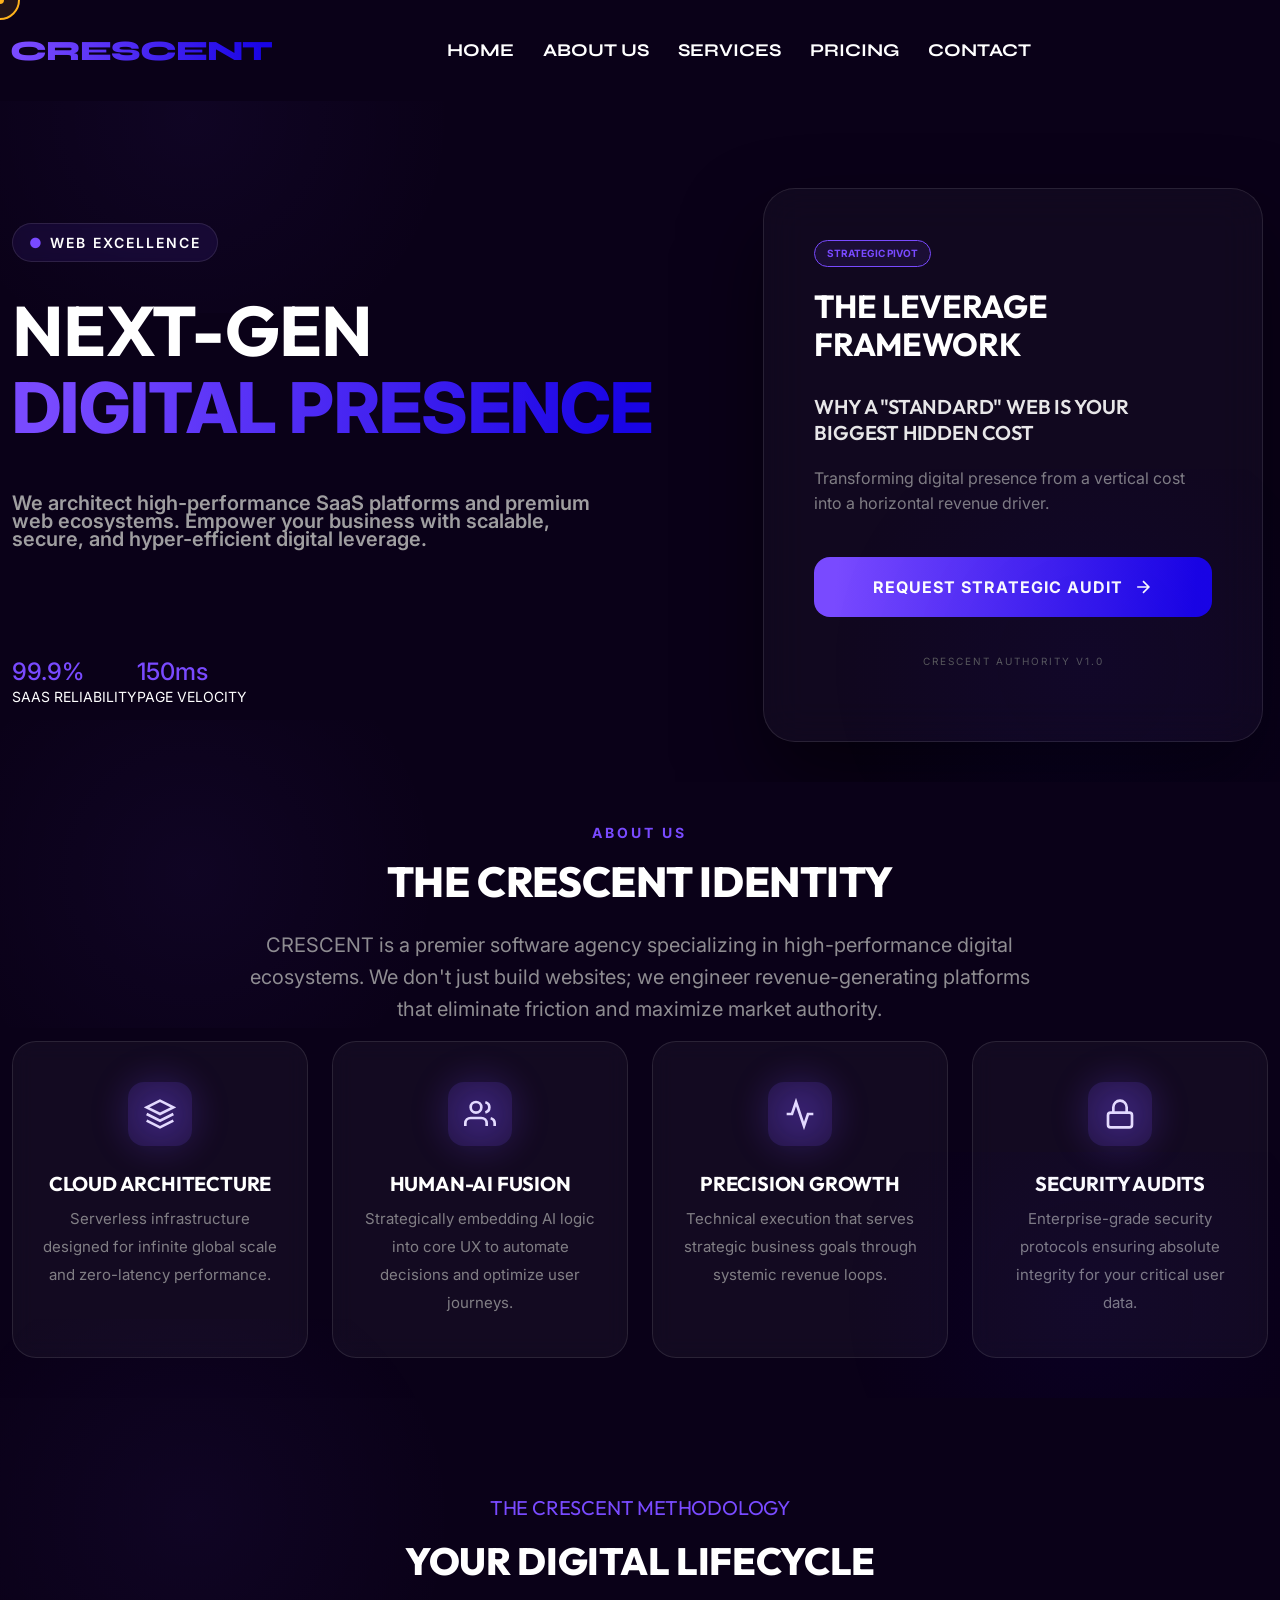
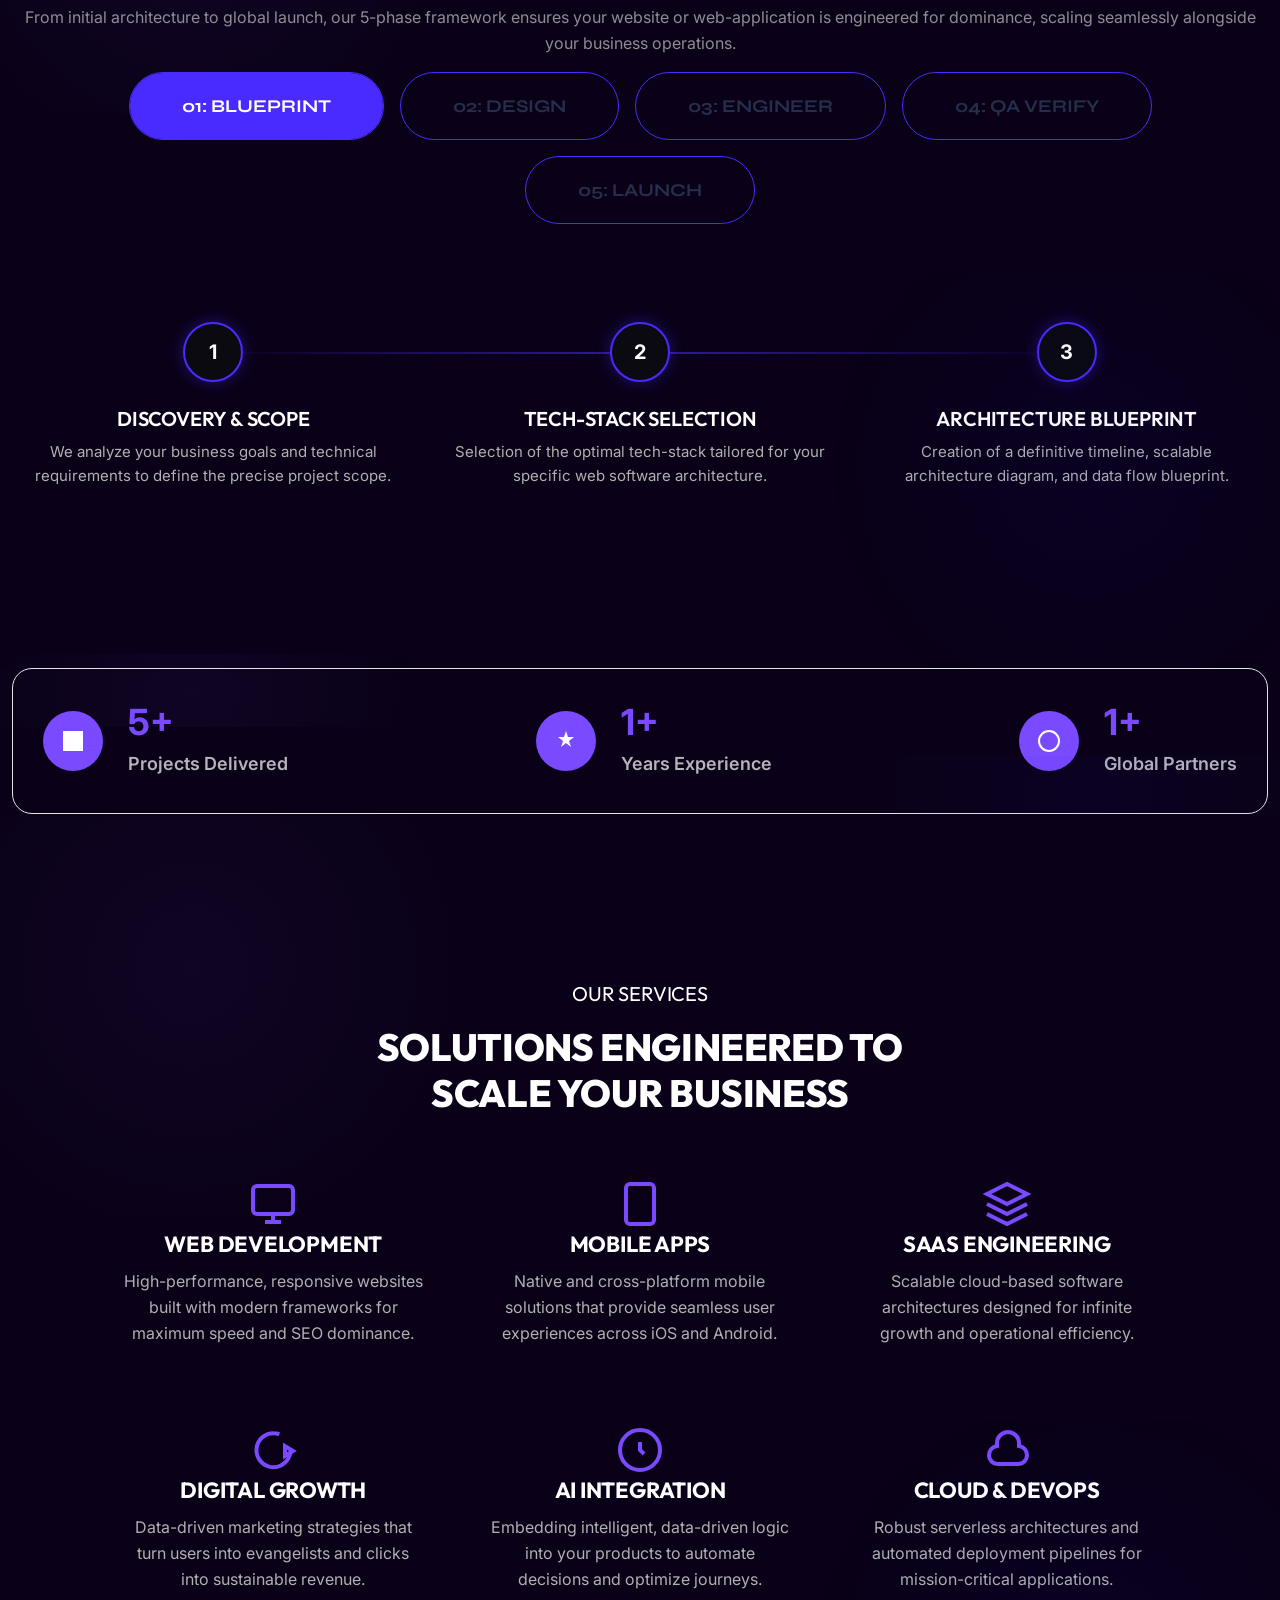
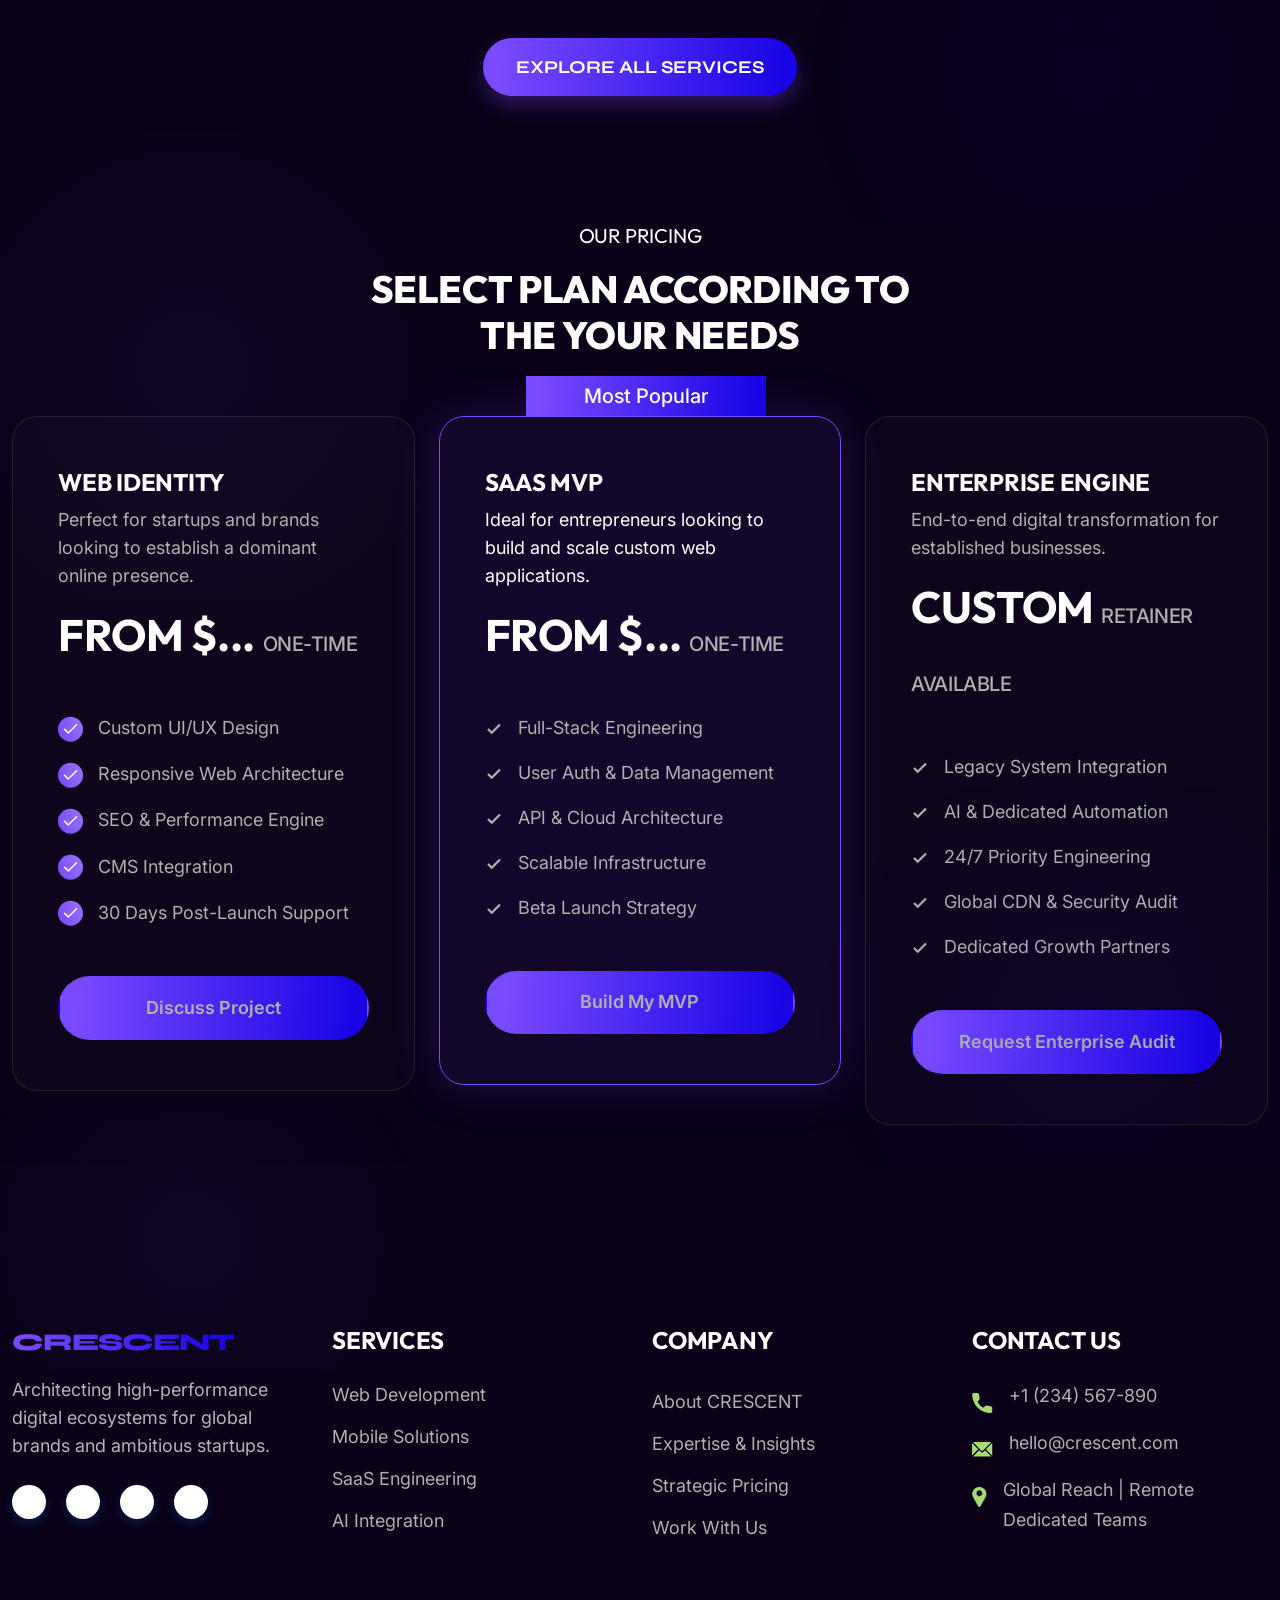
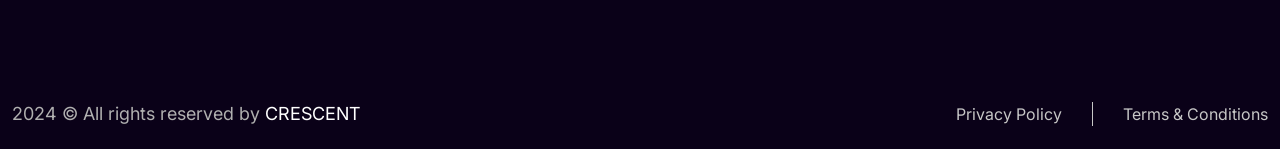
<file: index-old.html>
<!DOCTYPE html>
<html class="no-js" lang="ZXX">

<head>
  <!-- Meta Tags -->
  <meta charset="utf-8" />
  <meta http-equiv="X-UA-Compatible" content="IE=edge" />
  <meta name="keywords" content="Site keywords here" />
  <meta name="description" content="#" />
  <meta name="viewport" content="width=device-width, initial-scale=1, shrink-to-fit=no" />

  <!-- Site Title -->
  <title>CRESCENT - Premium Web, Mobile & Digital Marketing Services</title>

  <!-- Fav Icon -->


  <!-- Plugins CSS -->
  <link rel="stylesheet" href="css/bootstrap.min.css" />
  <link rel="stylesheet" href="css/animate.min.css" />
  <link rel="stylesheet" href="css/aos.min.css" />
  <link rel="stylesheet" href="css/font-awesome-all.min.css" />
  <link rel="stylesheet" href="css/slick-bundle.min.css" />
  <link rel="stylesheet" href="css/video-popup.min.css" />

  <!-- Main CSS -->
  <link rel="stylesheet" href="css/theme-default.css" />
  <link rel="stylesheet" href="style.css" />
  <link href="https://fonts.googleapis.com/css2?family=Syne:wght@700;800&family=Outfit:wght@300;400;600&display=swap"
    rel="stylesheet">
  <style>
    :root {
      --crescent-neon: #794AFF;
      /* V5 Purple */
      --crescent-bg-dark: #0A0118;
      /* V5 Deep Navy/Black */
      --crescent-accent-blue: #1904E5;
      /* V5 AI Blue */
      --crescent-glass: rgba(255, 255, 255, 0.04);
      --crescent-glass-border: rgba(255, 255, 255, 0.1);
      --crescent-v5-gradient: linear-gradient(94.31deg, #794AFF 5.85%, #1904E5 95.44%);
    }

    body {
      background-color: var(--crescent-bg-dark) !important;
      color: #fff;
      font-family: 'Outfit', sans-serif;
    }

    h1,
    h2,
    h3,
    h4,
    h5,
    h6,
    .h7-section-heading-main,
    .h7-hero-main-heading {
      font-family: 'Outfit', sans-serif !important;
      text-transform: uppercase;
      letter-spacing: -0.01em;
      font-weight: 700;
    }

    .bg-dark {
      background-color: var(--crescent-bg-dark) !important;
    }

    /* Header & Navigation Fixes */
    .crescent-header__menu ul li a,
    .crescent-header__nav-menu ul li a,
    .h7-btn-primary span,
    .h7-btn-secondary span,
    .crescent-btn span {
      font-family: 'Syne', sans-serif !important;
      font-weight: 700 !important;
      text-transform: uppercase;
    }

    .h7-btn-primary,
    .crescent-btn.primary-bg {
      background: var(--crescent-v5-gradient) !important;
      border: none !important;
      color: #fff !important;
      box-shadow: 0 10px 20px rgba(121, 74, 255, 0.3) !important;
      transition: all 0.3s ease !important;
    }

    .h7-btn-primary:hover {
      transform: translateY(-3px);
      box-shadow: 0 15px 30px rgba(121, 74, 255, 0.5) !important;
    }

    .crescent-header__nav-menu ul li a:hover,
    .crescent-header__nav-menu ul li.active a {
      color: var(--crescent-neon) !important;
    }

    /* Logo Styling */
    .crescent-logo-text {
      font-family: 'Syne', sans-serif !important;
      font-size: 28px;
      font-weight: 800;
      background: var(--crescent-v5-gradient);
      -webkit-background-clip: text;
      background-clip: text;
      -webkit-text-fill-color: transparent;
      letter-spacing: -1px;
    }

    /* Service Icon Glow */
    .h7-card-icon svg {
      filter: drop-shadow(0 0 8px rgba(121, 74, 255, 0.6));
    }

    .h7-card-icon circle,
    .h7-card-icon rect,
    .h7-card-icon path {
      stroke: var(--crescent-neon) !important;
    }

    .h7-btn-secondary:hover {
      background: rgba(255, 255, 255, 0.1) !important;
      border-color: var(--crescent-neon) !important;
    }

    .crescent-glass-card {
      background: var(--crescent-glass);
      backdrop-filter: blur(10px);
      border: 1px solid var(--crescent-glass-border);
      border-radius: 24px;
      padding: 40px 30px;
      height: 100%;
      transition: all 0.4s cubic-bezier(0.175, 0.885, 0.32, 1.275);
      position: relative;
      overflow: hidden;
    }

    .crescent-glass-card:hover {
      background: rgba(255, 255, 255, 0.06);
      border-color: var(--crescent-neon);
      transform: translateY(-10px);
      box-shadow: 0 20px 40px rgba(0, 0, 0, 0.4), 0 0 20px rgba(121, 74, 255, 0.15);
    }

    .icon-glow {
      display: inline-flex;
      align-items: center;
      justify-content: center;
      width: 64px;
      height: 64px;
      background: rgba(121, 74, 255, 0.15);
      border-radius: 16px;
      margin-bottom: 25px;
      position: relative;
    }

    .icon-glow::after {
      content: '';
      position: absolute;
      inset: 0;
      background: var(--crescent-neon);
      filter: blur(20px);
      opacity: 0.3;
      border-radius: 50%;
    }

    .mesh-gradient-bg {
      position: absolute;
      top: 0;
      left: 0;
      width: 100%;
      height: 100%;
      z-index: -1;
      background:
        radial-gradient(at 0% 0%, rgba(121, 74, 255, 0.08) 0px, transparent 50%),
        radial-gradient(at 100% 100%, rgba(25, 4, 229, 0.08) 0px, transparent 50%);
    }

    .h7-section-heading-main,
    .section-title-v3__title {
      font-size: 38px;
      font-weight: 800;
      letter-spacing: -0.01em;
      color: #fff !important;
    }

    .text-h7-primary,
    .sec-sm-title {
      color: var(--crescent-neon) !important;
    }

    /* Target specific template sections to enforce V5 dark theme */
    section,
    .h7-pricing-area,
    .h7-testimonial-area,
    .h7-blog-area,
    footer,
    .crescent-header,
    .preloader,
    .footer-copyright,
    .single-price-table,
    .single-blog-card,
    .testimonial-v3__single,
    .h7-app-sec,
    .h7-app-interface {
      background-color: var(--crescent-bg-dark) !important;
      background-image: none !important;
      color: #fff !important;
      position: relative;
    }

    /* V5 Purple/Blue Atmosperic Glows */
    section::before,
    footer::before {
      content: '';
      position: absolute;
      top: -10%;
      left: -10%;
      width: 50%;
      height: 50%;
      background: radial-gradient(circle, rgba(121, 74, 255, 0.05) 0%, transparent 70%);
      pointer-events: none;
      z-index: 0;
    }

    section::after {
      content: '';
      position: absolute;
      bottom: -10%;
      right: -10%;
      width: 50%;
      height: 50%;
      background: radial-gradient(circle, rgba(25, 4, 229, 0.05) 0%, transparent 70%);
      pointer-events: none;
      z-index: 0;
    }

    .single-price-table,
    .single-blog-card,
    .testimonial-v3__single {
      border: 1px solid var(--crescent-glass-border) !important;
      background: rgba(255, 255, 255, 0.02) !important;
      transition: all 0.4s ease;
    }

    .single-price-table:hover,
    .single-blog-card:hover {
      border-color: var(--crescent-neon) !important;
      box-shadow: 0 0 30px rgba(121, 74, 255, 0.15) !important;
    }

    /* Scalability Engine Styles */
    .scalability-engine-card {
      background: rgba(255, 255, 255, 0.03);
      backdrop-filter: blur(20px);
      border: 1px solid rgba(255, 255, 255, 0.1);
      border-radius: 32px;
      padding: 40px;
      width: 100%;
      max-width: 500px;
      position: relative;
      box-shadow: 0 40px 80px rgba(0, 0, 0, 0.5);
    }

    .scalability-engine-card::before {
      content: '';
      position: absolute;
      inset: -1px;
      border-radius: 32px;
      padding: 1px;
      background: linear-gradient(45deg, var(--crescent-neon), transparent, var(--crescent-v5-purple));
      -webkit-mask: linear-gradient(#fff 0 0) content-box, linear-gradient(#fff 0 0);
      -webkit-mask-composite: xor;
      mask: linear-gradient(#fff 0 0) content-box, linear-gradient(#fff 0 0);
      mask-composite: exclude;
      pointer-events: none;
    }

    .engine-header {
      margin-bottom: 30px;
    }

    .engine-label {
      font-family: 'Syne', sans-serif;
      font-size: 12px;
      text-transform: uppercase;
      letter-spacing: 2px;
      color: var(--crescent-neon);
      margin-bottom: 8px;
    }

    .engine-title {
      font-family: 'Outfit', sans-serif;
      font-size: 24px;
      font-weight: 700;
      color: #fff;
    }

    .slider-container {
      margin: 40px 0;
      position: relative;
    }

    .custom-range {
      -webkit-appearance: none;
      appearance: none;
      width: 100%;
      height: 4px;
      background: rgba(255, 255, 255, 0.1);
      border-radius: 2px;
      outline: none;
    }

    .custom-range::-webkit-slider-thumb {
      -webkit-appearance: none;
      width: 24px;
      height: 24px;
      background: #fff;
      border: 4px solid var(--crescent-neon);
      border-radius: 50%;
      cursor: pointer;
      box-shadow: 0 0 20px var(--crescent-neon);
      transition: 0.3s;
    }

    .custom-range::-webkit-slider-thumb:hover {
      transform: scale(1.2);
    }

    .metrics-grid {
      display: grid;
      grid-template-columns: 1fr 1fr;
      gap: 20px;
      margin-top: 30px;
    }

    .metric-box {
      background: rgba(255, 255, 255, 0.02);
      border: 1px solid rgba(255, 255, 255, 0.05);
      padding: 15px;
      border-radius: 16px;
    }

    .metric-value {
      font-size: 20px;
      font-weight: 800;
      color: #fff;
      font-family: 'Syne', sans-serif;
    }

    .metric-label {
      font-size: 11px;
      color: rgba(255, 255, 255, 0.7);
      text-transform: uppercase;
      margin-top: 5px;
      font-weight: 500;
    }

    .revenue-projection-box {
      margin-top: 30px;
      padding: 20px;
      background: rgba(121, 74, 255, 0.1);
      border: 1px solid rgba(121, 74, 255, 0.2);
      border-radius: 16px;
      text-align: center;
    }

    .revenue-label {
      font-size: 12px;
      color: var(--crescent-v5-purple);
      text-transform: uppercase;
      letter-spacing: 1px;
      font-weight: 600;
      margin-bottom: 5px;
    }

    .revenue-value {
      font-size: 22px;
      font-weight: 800;
      color: #fff;
      font-family: 'Syne', sans-serif;
      text-transform: uppercase;
    }

    .engine-cta {
      margin-top: 40px;
      width: 100%;
      background: var(--crescent-v5-gradient);
      border: none;
      padding: 18px;
      border-radius: 16px;
      color: #fff;
      font-weight: 700;
      font-family: 'Syne', sans-serif;
      text-transform: uppercase;
      letter-spacing: 1px;
      transition: all 0.3s;
      display: flex;
      align-items: center;
      justify-content: center;
      gap: 10px;
    }

    .engine-cta:hover {
      transform: scale(1.02);
      box-shadow: 0 10px 30px rgba(121, 74, 255, 0.4);
    }

    /* Strategic Advantage Section Styles */
    .advantage-card {
      background: rgba(255, 255, 255, 0.03);
      border: 1px solid rgba(255, 255, 255, 0.1);
      border-radius: 24px;
      padding: 40px;
      height: 100%;
      transition: all 0.3s ease;
      position: relative;
      overflow: hidden;
    }

    .advantage-card:hover {
      background: rgba(255, 255, 255, 0.05);
      border-color: var(--crescent-v5-purple);
      transform: translateY(-5px);
    }

    .advantage-icon-box {
      width: 60px;
      height: 60px;
      background: rgba(121, 74, 255, 0.1);
      border-radius: 16px;
      display: flex;
      align-items: center;
      justify-content: center;
      margin-bottom: 25px;
      color: var(--crescent-v5-purple);
    }

    .leverage-stat {
      font-size: 32px;
      font-weight: 800;
      color: #fff;
      margin: 15px 0;
      font-family: 'Syne', sans-serif;
    }

    .leverage-benchmark {
      font-size: 13px;
      color: rgba(255, 255, 255, 0.5);
      text-transform: uppercase;
      letter-spacing: 1px;
    }

    .divider-glow {
      height: 2px;
      width: 100%;
      background: linear-gradient(90deg, transparent, var(--crescent-v5-purple), transparent);
      margin: 40px 0;
      opacity: 0.3;
    }

    /* Fix Text Visibility */
    .text-light-gray,
    .h7-card-paragraph,
    .single-price-table__text,
    .single-blog-card__text,
    .download-app-paragraph,
    .text-h7-paragraph,
    .single-feedback__author-postion,
    .footer-menu__list li a,
    .footer-copyright__text p,
    .footer-contact-list li a,
    .single-price-table__features span,
    .duration,
    .h7-nav-tabs .h7-btn-secondary:not(.active),
    .counter-content span,
    .single-funfact__content p {
      color: #b0b0b0 !important;
    }

    /* Headings to white */
    h1,
    h2,
    h3,
    h4,
    h5,
    h6,
    .h7-section-heading-main,
    .h7-card-heading,
    .h7-hero-main-heading,
    .single-price-table__title,
    .footer-title,
    .text-h7-heading,
    .price-amount,
    .single-feedback__author-name,
    .counter-content h2,
    .single-funfact__content h3 {
      color: #ffffff !important;
    }

    .single-price-table.active {
      background: rgba(121, 74, 255, 0.08) !important;
      border-color: var(--crescent-neon) !important;
      box-shadow: 0 0 50px rgba(121, 74, 255, 0.2) !important;
    }

    /* Corner Glows for Containers */
    .crescent-glass-card::before {
      content: '';
      position: absolute;
      top: 0;
      left: 0;
      width: 20px;
      height: 20px;
      border-top: 2px solid var(--crescent-neon);
      border-left: 2px solid var(--crescent-neon);
      opacity: 0;
      transition: 0.3s;
    }

    .crescent-glass-card:hover::before {
      opacity: 1;
    }

    .sub-menu {
      background-color: var(--crescent-bg-dark) !important;
      border: 1px solid var(--crescent-glass-border) !important;
    }

    .sub-menu li a {
      color: #fff !important;
    }

    .sub-menu li a:hover {
      color: var(--crescent-neon) !important;
      background: rgba(121, 74, 255, 0.1) !important;
    }

    /* Image Glows */
    .h7-methodology-img img,
    .h7-hero-img img {
      filter: drop-shadow(0 0 25px rgba(121, 74, 255, 0.3));
    }

    /* Radical Animations */
    @keyframes float {
      0% {
        transform: translateY(0px) rotate(0deg);
      }

      50% {
        transform: translateY(-20px) rotate(2deg);
      }

      100% {
        transform: translateY(0px) rotate(0deg);
      }
    }

    .hero-ultra-img {
      animation: float 6s ease-in-out infinite;
      filter: drop-shadow(0 0 50px rgba(121, 74, 255, 0.4));
      border-radius: 40px;
    }

    .gradient-text-ai {
      background: var(--crescent-v5-gradient);
      -webkit-background-clip: text;
      background-clip: text;
      -webkit-text-fill-color: transparent;
      font-weight: 800;
      display: inline-block;
    }

    .hero-badge-glass {
      background: rgba(121, 74, 255, 0.1);
      border: 1px solid var(--crescent-glass-border);
      padding: 8px 16px;
      border-radius: 100px;
      font-size: 14px;
      letter-spacing: 2px;
      text-transform: uppercase;
      display: inline-block;
      margin-bottom: 30px;
      backdrop-filter: blur(5px);
      font-weight: 600;
    }

    @keyframes shine {
      0% {
        opacity: 0.5;
      }

      50% {
        opacity: 1;
      }

      100% {
        opacity: 0.5;
      }
    }

    .text-h7-primary {
      animation: shine 3s ease-in-out infinite;
    }

    /* Restored styles */
    .funfact-v2__number rect {
      fill: var(--crescent-neon) !important;
    }

    input[type="range"] {
      accent-color: var(--crescent-neon) !important;
    }

    input[type="range"]::-webkit-slider-runnable-track {
      background: rgba(255, 255, 255, 0.1) !important;
    }

    input[type="range"]::-webkit-slider-thumb {
      background: var(--crescent-neon) !important;
    }

    .slick-dots li.slick-active button {
      background: var(--crescent-neon) !important;
    }

    .slick-dots li:before {
      border-color: var(--crescent-neon) !important;
    }

    .pricing-button,
    .h6-btn-bg,
    .blog-tag a,
    .read-more-btn {
      background: var(--crescent-v5-gradient) !important;
      color: #fff !important;
    }

    .read-more-btn svg path {
      stroke: #fff !important;
    }

    .h7-blog-readmore span {
      color: #fff !important;
    }

    /* Standardized Padding Utilities */
    .pt-180 {
      padding-top: 40px !important;
    }

    .pb-180 {
      padding-bottom: 40px !important;
    }

    .pt-250 {
      padding-top: 40px !important;
    }

    .pb-250 {
      padding-bottom: 40px !important;
    }

    .pt-90 {
      padding-top: 40px !important;
    }

    .pb-90 {
      padding-bottom: 40px !important;
    }

    .pt-0 {
      padding-top: 0px !important;
    }

    .pb-0 {
      padding-bottom: 0px !important;
    }

    .h7-funfact .funfact-v2__content span {
      color: var(--crescent-neon) !important;
    }

    .h7-funfact .funfact-v2__label {
      color: rgba(255, 255, 255, 0.7) !important;
    }
  </style>
</head>

<body class="home-6">
  <!-- Preloader -->
  <div class="preloader">
    <div class="preloader-inner">
      <div class="preloader-icon">
        <span></span>
        <span></span>
      </div>
    </div>
  </div>
  <!-- End Preloader -->

  <!-- Mobile Menu Modal -->
  <div class="modal offcanvas-modal inflanar-mobile-menu fade bg-white" id="offcanvas-modal">
    <div class="modal-dialog offcanvas-dialog">
      <div class="modal-content">
        <div class="modal-header offcanvas-header">
          <button type="button" class="btn-close" data-bs-dismiss="modal" aria-label="Close">
            <i class="fas fa-remove"></i>
          </button>
        </div>
        <!-- offcanvas-logo-start -->
        <div class="offcanvas-logo">
          <a href="#" class="crescent-logo-text" style="font-size: 24px;">CRESCENT</a>
        </div>
        <!-- offcanvas-logo-end -->
        <!-- offcanvas-menu start -->
        <nav id="offcanvas-menu" class="offcanvas-menu">
          <!-- Main Menu -->
          <ul class="nav-menu menu navigation list-none">
            <li class="active"><a href="#">Home</a></li>
            <li><a href="#about">About Us</a></li>
            <li><a href="#services">Services</a></li>
            <li><a href="#pricing">Pricing</a></li>
            <li><a href="#contact">Contact</a></li>
          </ul>
          <!-- End Main Menu -->
        </nav>
        <!-- offcanvas-menu end -->
      </div>
    </div>
  </div>
  <!-- End Mobile Menu Modal -->

  <!-- Header -->
  <header id="active-sticky" class="crescent-header crescent-h7_header crescent-header--v3">
    <div class="crescent-header__middle">
      <div class="h7-nav-container">
        <div class="row align-items-center">
          <div class="col-12">
            <div class="crescent-header__inside flex-wrap">
              <div class="crescent-header__logo">
                <a href="#" class="crescent-logo-text">CRESCENT</a>
              </div>
              <div class="crescent-header__menu">
                <div class="navbar">
                  <div class="nav-item">
                    <!-- Main Menu -->
                    <ul class="nav-menu menu navigation list-none">
                      <li class="active"><a href="#">Home</a></li>
                      <li><a href="#about">About Us</a></li>
                      <li><a href="#services">Services</a></li>
                      <li><a href="#pricing">Pricing</a></li>
                      <li><a href="#contact">Contact</a></li>
                    </ul>
                    <!-- End Main Menu -->
                  </div>
                </div>
              </div>
              <button type="button" class="offcanvas-toggler" data-bs-toggle="modal" data-bs-target="#offcanvas-modal">
                <span class="line"></span><span class="line"></span><span class="line"></span>
              </button>
              <div class="crescent-header__button">
                <!-- <a href="#" class="h7-btn-secondary"><span>Login</span></a>
                <a href="#" class="h7-btn-primary">
                  <span>Get Started Free</span>
                </a> -->
              </div>
            </div>
          </div>
        </div>
      </div>
    </div>
  </header>
  <!-- End Header -->

  <div class="">
    <!-- Hero Banner -->
    <section class="bg-dark position-relative overflow-hidden pt-180 pb-180">
      <div class="mesh-gradient-bg"></div>
      <div class="container h7-hero-wrapper">
        <div class="row align-items-center">
          <div class="col-12 col-xl-7 position-relative" data-aos="fade-right">
            <div class="hero-badge-glass">
              <span class="text-h7-primary">●</span> Web Excellence
            </div>
            <h2 class="h7-hero-main-heading text-white mb-30" style="font-size: 56px; line-height: 1.1;">
              Next-Gen <br /> <span class="gradient-text-ai">Digital Presence</span>
            </h2>
            <p class="h7-paragraph text-light-gray mb-40" style="font-size: 20px; max-width: 600px; opacity: 0.9;">
              We architect high-performance SaaS platforms and premium web ecosystems.
              Empower your business with scalable, secure, and hyper-efficient digital leverage.
            </p>
            <div class="hero-stats-row d-flex gap-40 mt-50">
              <div class="stat-item">
                <div class="text-h7-primary h4 font-weight-bold mb-0">99.9%</div>
                <div class="text-white opacity-50 small text-uppercase letter-spacing-1">SaaS Reliability</div>
              </div>
              <div class="stat-item">
                <div class="text-h7-primary h4 font-weight-bold mb-0">150ms</div>
                <div class="text-white opacity-50 small text-uppercase letter-spacing-1">Page Velocity</div>
              </div>
            </div>
          </div>
          <div class="col-12 col-xl-5 d-flex justify-content-center h7-hero-img mt-sm-60" data-aos="zoom-in">
            <div class="scalability-engine-card" style="padding: 50px;">
              <div class="engine-header mb-40">
                <div class="logic-chip mb-20"
                  style="background: rgba(121, 74, 255, 0.1); border: 1px solid var(--crescent-neon); padding: 5px 12px; border-radius: 20px; font-size: 10px; color: var(--crescent-neon); font-weight: 700; text-transform: uppercase; display: inline-block;">
                  Strategic Pivot</div>
                <h3 class="engine-title" style="font-size: 32px; line-height: 1.2; margin-bottom: 10px;">The Leverage
                  Framework</h3>
              </div>

              <div class="leverage-messaging">
                <h4 class="text-white mb-20" style="font-size: 20px; font-weight: 600; opacity: 0.9;">
                  Why a "Standard" Web is Your Biggest Hidden Cost
                </h4>
                <p class="text-light-gray" style="font-size: 16px; line-height: 1.6; opacity: 0.7;">
                  Transforming digital presence from a vertical cost into a horizontal revenue driver.
                </p>
              </div>

              <a href="#contact" class="engine-cta mt-40">
                <span>Request Strategic Audit</span>
                <svg width="20" height="20" viewBox="0 0 24 24" fill="none" stroke="currentColor" stroke-width="2">
                  <path d="M5 12h14M12 5l7 7-7 7" />
                </svg>
              </a>

              <p class="text-center mt-30 opacity-30"
                style="font-size: 10px; text-transform: uppercase; letter-spacing: 2px;">
                CRESCENT Authority v1.0
              </p>
            </div>
          </div>
        </div>
      </div>
    </section>
    <!-- About Us Section -->
    <section id="about" class="bg-dark pt-180 pb-180">
      <div class="container">
        <!-- Centered Header -->
        <div class="row justify-content-center mb-80" data-aos="fade-up">
          <div class="col-lg-8 text-center">
            <span class="text-h7-primary fw-bold text-uppercase mb-3 d-block"
              style="letter-spacing: 3px; font-size: 14px;">About Us</span>
            <h2 class="text-white mt-2 mb-4" style="font-size: 42px; line-height: 1.1; font-weight: 800;">
              The CRESCENT Identity
            </h2>
            <p class="text-light-gray mx-auto"
              style="font-size: 20px; line-height: 1.6; opacity: 0.8; max-width: 800px;">
              CRESCENT is a premier software agency specializing in high-performance digital ecosystems. We don't just
              build websites; we engineer revenue-generating platforms that eliminate friction and maximize market
              authority.
            </p>
          </div>
        </div>

        <!-- High-Impact Value Grid -->
        <div class="row g-4 justify-content-center">
          <!-- Value 1 -->
          <div class="col-lg-3 col-md-6" data-aos="fade-up" data-aos-delay="100">
            <div class="crescent-glass-card text-center h-100" style="padding: 40px 25px;">
              <div class="icon-glow mb-25 mx-auto">
                <svg width="32" height="32" viewBox="0 0 24 24" fill="none" stroke="currentColor" stroke-width="2">
                  <path d="M12 2L2 7L12 12L22 7L12 2Z"></path>
                  <path d="M2 17L12 22L22 17"></path>
                  <path d="M2 12L12 17L22 12"></path>
                </svg>
              </div>
              <h4 class="text-white mb-15" style="font-size: 20px; font-weight: 700;">Cloud Architecture</h4>
              <p class="text-light-gray mb-0" style="font-size: 15px; opacity: 0.7;">Serverless infrastructure designed
                for infinite global scale and zero-latency performance.</p>
            </div>
          </div>

          <!-- Value 2 -->
          <div class="col-lg-3 col-md-6" data-aos="fade-up" data-aos-delay="200">
            <div class="crescent-glass-card text-center h-100" style="padding: 40px 25px;">
              <div class="icon-glow mb-25 mx-auto">
                <svg width="32" height="32" viewBox="0 0 24 24" fill="none" stroke="currentColor" stroke-width="2">
                  <path d="M17 21v-2a4 4 0 0 0-4-4H5a4 4 0 0 0-4 4v2"></path>
                  <circle cx="9" cy="7" r="4"></circle>
                  <path d="M23 21v-2a4 4 0 0 0-3-3.87"></path>
                  <path d="M16 3.13a4 4 0 0 1 0 7.75"></path>
                </svg>
              </div>
              <h4 class="text-white mb-15" style="font-size: 20px; font-weight: 700;">Human-AI Fusion</h4>
              <p class="text-light-gray mb-0" style="font-size: 15px; opacity: 0.7;">Strategically embedding AI logic
                into core UX to automate decisions and optimize user journeys.</p>
            </div>
          </div>

          <!-- Value 3 -->
          <div class="col-lg-3 col-md-6" data-aos="fade-up" data-aos-delay="300">
            <div class="crescent-glass-card text-center h-100" style="padding: 40px 25px;">
              <div class="icon-glow mb-25 mx-auto">
                <svg width="32" height="32" viewBox="0 0 24 24" fill="none" stroke="currentColor" stroke-width="2">
                  <polyline points="22 12 18 12 15 21 9 3 6 12 2 12"></polyline>
                </svg>
              </div>
              <h4 class="text-white mb-15" style="font-size: 20px; font-weight: 700;">Precision Growth</h4>
              <p class="text-light-gray mb-0" style="font-size: 15px; opacity: 0.7;">Technical execution that serves
                strategic business goals through systemic revenue loops.</p>
            </div>
          </div>

          <!-- Value 4 -->
          <div class="col-lg-3 col-md-6" data-aos="fade-up" data-aos-delay="400">
            <div class="crescent-glass-card text-center h-100" style="padding: 40px 25px;">
              <div class="icon-glow mb-25 mx-auto">
                <svg width="32" height="32" viewBox="0 0 24 24" fill="none" stroke="currentColor" stroke-width="2">
                  <rect x="3" y="11" width="18" height="11" rx="2" ry="2"></rect>
                  <path d="M7 11V7a5 5 0 0 1 10 0v4"></path>
                </svg>
              </div>
              <h4 class="text-white mb-15" style="font-size: 20px; font-weight: 700;">Security Audits</h4>
              <p class="text-light-gray mb-0" style="font-size: 15px; opacity: 0.7;">Enterprise-grade security protocols
                ensuring absolute integrity for your critical user data.</p>
            </div>
          </div>
        </div>
      </div>
    </section>

    <!-- The Crescent Methodology -->
    <section class="bg-dark pt-180 pb-180" style="padding-top: 100px !important; padding-bottom: 100px !important;">
      <div class="container">
        <div class="row align-items-center">
          <!-- Text Content -->
          <div data-aos="fade-up" class="col-lg-12">
            <div>
              <h1 class="h7-section-heading text-h7-primary mb-20 text-center">
                The CRESCENT Methodology
              </h1>
              <h2 class="h7-section-heading-main text-white text-center">
                Your Digital Lifecycle
              </h2>
              <p class="text-light-gray h7-card-paragraph max-w-700 mt-20 mx-auto text-center" style="opacity: 0.8;">
                From initial architecture to global launch, our 5-phase framework ensures your website or
                web-application is engineered for dominance, scaling seamlessly alongside your business operations.
              </p>
              <div class="pt-40">
                <style>
                  #nav-tab .h7-btn-secondary.active::before,
                  #nav-tab .h7-btn-secondary.active::after,
                  #nav-tab .h7-btn-secondary:hover::before,
                  #nav-tab .h7-btn-secondary:hover::after {
                    background-color: #4A2BFF !important;
                  }

                  #nav-tab .h7-btn-secondary {
                    border-color: #4A2BFF !important;
                  }

                  #nav-tab .h7-btn-secondary.active>span {
                    color: #ffffff !important;
                  }
                </style>
                <nav class="nav nav-tabs h7-nav-tabs gap-16 border-0 justify-content-center" id="nav-tab"
                  role="tablist">
                  <a class="h7-btn-secondary active" id="nav-phase1-tab" data-bs-toggle="tab" href="#nav-phase1"
                    role="tab" aria-selected="true" style="padding: 10px 20px;">
                    <span>01: Blueprint</span>
                  </a>
                  <a class="h7-btn-secondary" id="nav-phase2-tab" data-bs-toggle="tab" href="#nav-phase2" role="tab"
                    aria-selected="false" style="padding: 10px 20px;">
                    <span>02: Design</span>
                  </a>
                  <a class="h7-btn-secondary" id="nav-phase3-tab" data-bs-toggle="tab" href="#nav-phase3" role="tab"
                    aria-selected="false" style="padding: 10px 20px;">
                    <span>03: Engineer</span>
                  </a>
                  <a class="h7-btn-secondary" id="nav-phase4-tab" data-bs-toggle="tab" href="#nav-phase4" role="tab"
                    aria-selected="false" style="padding: 10px 20px;">
                    <span>04: QA Verify</span>
                  </a>
                  <a class="h7-btn-secondary" id="nav-phase5-tab" data-bs-toggle="tab" href="#nav-phase5" role="tab"
                    aria-selected="false" style="padding: 10px 20px;">
                    <span>05: Launch</span>
                  </a>
                </nav>
                <div class="tab-content mt-40" id="nav-tabContent">

                  <!-- Phase 1 -->
                  <div class="tab-pane fade show active" id="nav-phase1" role="tabpanel">
                    <div class="row g-4 position-relative justify-content-center pt-3">
                      <!-- Connecting Line for Desktop -->
                      <div class="d-none d-lg-block"
                        style="position: absolute; top: 46px; left: 16%; width: 68%; height: 2px; background: linear-gradient(90deg, rgba(74,43,255,0) 0%, rgba(74,43,255,0.6) 50%, rgba(74,43,255,0) 100%); z-index: 0;">
                      </div>

                      <div class="col-lg-4 col-md-6 text-center position-relative z-1" data-aos="fade-up">
                        <div class="d-flex align-items-center justify-content-center mx-auto mb-4"
                          style="width: 60px; height: 60px; border-radius: 50%; background: #0A0A10; border: 2px solid #4A2BFF; box-shadow: 0 0 15px rgba(74, 43, 255, 0.4);">
                          <span class="text-white" style="font-size: 20px; font-weight: 700;">1</span>
                        </div>
                        <h3 class="text-white mb-15" style="font-size: 20px; font-weight: 600;">Discovery & Scope</h3>
                        <p class="text-light-gray m-0 px-xl-3" style="font-size: 15px; line-height: 1.6;">
                          We analyze your business goals and technical requirements to define the precise project scope.
                        </p>
                      </div>
                      <div class="col-lg-4 col-md-6 text-center position-relative z-1" data-aos="fade-up"
                        data-aos-delay="100">
                        <div class="d-flex align-items-center justify-content-center mx-auto mb-4"
                          style="width: 60px; height: 60px; border-radius: 50%; background: #0A0A10; border: 2px solid #4A2BFF; box-shadow: 0 0 15px rgba(74, 43, 255, 0.4);">
                          <span class="text-white" style="font-size: 20px; font-weight: 700;">2</span>
                        </div>
                        <h3 class="text-white mb-15" style="font-size: 20px; font-weight: 600;">Tech-Stack Selection
                        </h3>
                        <p class="text-light-gray m-0 px-xl-3" style="font-size: 15px; line-height: 1.6;">
                          Selection of the optimal tech-stack tailored for your specific web software architecture.
                        </p>
                      </div>
                      <div class="col-lg-4 col-md-6 text-center position-relative z-1" data-aos="fade-up"
                        data-aos-delay="200">
                        <div class="d-flex align-items-center justify-content-center mx-auto mb-4"
                          style="width: 60px; height: 60px; border-radius: 50%; background: #0A0A10; border: 2px solid #4A2BFF; box-shadow: 0 0 15px rgba(74, 43, 255, 0.4);">
                          <span class="text-white" style="font-size: 20px; font-weight: 700;">3</span>
                        </div>
                        <h3 class="text-white mb-15" style="font-size: 20px; font-weight: 600;">Architecture Blueprint
                        </h3>
                        <p class="text-light-gray m-0 px-xl-3" style="font-size: 15px; line-height: 1.6;">
                          Creation of a definitive timeline, scalable architecture diagram, and data flow blueprint.
                        </p>
                      </div>
                    </div>
                  </div>

                  <!-- Phase 2 -->
                  <div class="tab-pane fade" id="nav-phase2" role="tabpanel">
                    <div class="row g-4 position-relative justify-content-center pt-3">
                      <div class="d-none d-lg-block"
                        style="position: absolute; top: 46px; left: 16%; width: 68%; height: 2px; background: linear-gradient(90deg, rgba(74,43,255,0) 0%, rgba(74,43,255,0.6) 50%, rgba(74,43,255,0) 100%); z-index: 0;">
                      </div>

                      <div class="col-lg-4 col-md-6 text-center position-relative z-1">
                        <div class="d-flex align-items-center justify-content-center mx-auto mb-4"
                          style="width: 60px; height: 60px; border-radius: 50%; background: #0A0A10; border: 2px solid #4A2BFF; box-shadow: 0 0 15px rgba(74, 43, 255, 0.4);">
                          <span class="text-white" style="font-size: 20px; font-weight: 700;">1</span>
                        </div>
                        <h3 class="text-white mb-15" style="font-size: 20px; font-weight: 600;">UX Wireframing</h3>
                        <p class="text-light-gray m-0 px-xl-3" style="font-size: 15px; line-height: 1.6;">
                          Wireframing core interactions and establishing a deliberate psychological user workflow.
                        </p>
                      </div>
                      <div class="col-lg-4 col-md-6 text-center position-relative z-1">
                        <div class="d-flex align-items-center justify-content-center mx-auto mb-4"
                          style="width: 60px; height: 60px; border-radius: 50%; background: #0A0A10; border: 2px solid #4A2BFF; box-shadow: 0 0 15px rgba(74, 43, 255, 0.4);">
                          <span class="text-white" style="font-size: 20px; font-weight: 700;">2</span>
                        </div>
                        <h3 class="text-white mb-15" style="font-size: 20px; font-weight: 600;">Brand UI Design</h3>
                        <p class="text-light-gray m-0 px-xl-3" style="font-size: 15px; line-height: 1.6;">
                          Crafting high-fidelity, pixel-perfect UI designs incorporating your unique brand identity.
                        </p>
                      </div>
                      <div class="col-lg-4 col-md-6 text-center position-relative z-1">
                        <div class="d-flex align-items-center justify-content-center mx-auto mb-4"
                          style="width: 60px; height: 60px; border-radius: 50%; background: #0A0A10; border: 2px solid #4A2BFF; box-shadow: 0 0 15px rgba(74, 43, 255, 0.4);">
                          <span class="text-white" style="font-size: 20px; font-weight: 700;">3</span>
                        </div>
                        <h3 class="text-white mb-15" style="font-size: 20px; font-weight: 600;">Interactive Prototyping
                        </h3>
                        <p class="text-light-gray m-0 px-xl-3" style="font-size: 15px; line-height: 1.6;">
                          Delivering an interactive prototype to visualize the web experience before any code is
                          written.
                        </p>
                      </div>
                    </div>
                  </div>

                  <!-- Phase 3 -->
                  <div class="tab-pane fade" id="nav-phase3" role="tabpanel">
                    <div class="row g-4 position-relative justify-content-center pt-3">
                      <div class="d-none d-lg-block"
                        style="position: absolute; top: 46px; left: 16%; width: 68%; height: 2px; background: linear-gradient(90deg, rgba(74,43,255,0) 0%, rgba(74,43,255,0.6) 50%, rgba(74,43,255,0) 100%); z-index: 0;">
                      </div>

                      <div class="col-lg-4 col-md-6 text-center position-relative z-1">
                        <div class="d-flex align-items-center justify-content-center mx-auto mb-4"
                          style="width: 60px; height: 60px; border-radius: 50%; background: #0A0A10; border: 2px solid #4A2BFF; box-shadow: 0 0 15px rgba(74, 43, 255, 0.4);">
                          <span class="text-white" style="font-size: 20px; font-weight: 700;">1</span>
                        </div>
                        <h3 class="text-white mb-15" style="font-size: 20px; font-weight: 600;">Front-End Code</h3>
                        <p class="text-light-gray m-0 px-xl-3" style="font-size: 15px; line-height: 1.6;">
                          Transforming designs into hyper-responsive, fluid, and high-performance front-end code.
                        </p>
                      </div>
                      <div class="col-lg-4 col-md-6 text-center position-relative z-1">
                        <div class="d-flex align-items-center justify-content-center mx-auto mb-4"
                          style="width: 60px; height: 60px; border-radius: 50%; background: #0A0A10; border: 2px solid #4A2BFF; box-shadow: 0 0 15px rgba(74, 43, 255, 0.4);">
                          <span class="text-white" style="font-size: 20px; font-weight: 700;">2</span>
                        </div>
                        <h3 class="text-white mb-15" style="font-size: 20px; font-weight: 600;">Back-End Systems</h3>
                        <p class="text-light-gray m-0 px-xl-3" style="font-size: 15px; line-height: 1.6;">
                          Developing secure back-end systems, custom APIs, and elastic database architectures.
                        </p>
                      </div>
                      <div class="col-lg-4 col-md-6 text-center position-relative z-1">
                        <div class="d-flex align-items-center justify-content-center mx-auto mb-4"
                          style="width: 60px; height: 60px; border-radius: 50%; background: #0A0A10; border: 2px solid #4A2BFF; box-shadow: 0 0 15px rgba(74, 43, 255, 0.4);">
                          <span class="text-white" style="font-size: 20px; font-weight: 700;">3</span>
                        </div>
                        <h3 class="text-white mb-15" style="font-size: 20px; font-weight: 600;">CMS Integrations</h3>
                        <p class="text-light-gray m-0 px-xl-3" style="font-size: 15px; line-height: 1.6;">
                          Integrating powerful Headless CMS platforms and essential third-party software tools.
                        </p>
                      </div>
                    </div>
                  </div>

                  <!-- Phase 4 -->
                  <div class="tab-pane fade" id="nav-phase4" role="tabpanel">
                    <div class="row g-4 position-relative justify-content-center pt-3">
                      <div class="d-none d-lg-block"
                        style="position: absolute; top: 46px; left: 16%; width: 68%; height: 2px; background: linear-gradient(90deg, rgba(74,43,255,0) 0%, rgba(74,43,255,0.6) 50%, rgba(74,43,255,0) 100%); z-index: 0;">
                      </div>

                      <div class="col-lg-4 col-md-6 text-center position-relative z-1">
                        <div class="d-flex align-items-center justify-content-center mx-auto mb-4"
                          style="width: 60px; height: 60px; border-radius: 50%; background: #0A0A10; border: 2px solid #4A2BFF; box-shadow: 0 0 15px rgba(74, 43, 255, 0.4);">
                          <span class="text-white" style="font-size: 20px; font-weight: 700;">1</span>
                        </div>
                        <h3 class="text-white mb-15" style="font-size: 20px; font-weight: 600;">Device Compatibility
                        </h3>
                        <p class="text-light-gray m-0 px-xl-3" style="font-size: 15px; line-height: 1.6;">
                          Rigorous cross-browser and cross-device testing ensuring universal visual fidelity.
                        </p>
                      </div>
                      <div class="col-lg-4 col-md-6 text-center position-relative z-1">
                        <div class="d-flex align-items-center justify-content-center mx-auto mb-4"
                          style="width: 60px; height: 60px; border-radius: 50%; background: #0A0A10; border: 2px solid #4A2BFF; box-shadow: 0 0 15px rgba(74, 43, 255, 0.4);">
                          <span class="text-white" style="font-size: 20px; font-weight: 700;">2</span>
                        </div>
                        <h3 class="text-white mb-15" style="font-size: 20px; font-weight: 600;">Performance Optimization
                        </h3>
                        <p class="text-light-gray m-0 px-xl-3" style="font-size: 15px; line-height: 1.6;">
                          Load testing and structural performance optimization targeting zero-latency interactions.
                        </p>
                      </div>
                      <div class="col-lg-4 col-md-6 text-center position-relative z-1">
                        <div class="d-flex align-items-center justify-content-center mx-auto mb-4"
                          style="width: 60px; height: 60px; border-radius: 50%; background: #0A0A10; border: 2px solid #4A2BFF; box-shadow: 0 0 15px rgba(74, 43, 255, 0.4);">
                          <span class="text-white" style="font-size: 20px; font-weight: 700;">3</span>
                        </div>
                        <h3 class="text-white mb-15" style="font-size: 20px; font-weight: 600;">Security Auditing</h3>
                        <p class="text-light-gray m-0 px-xl-3" style="font-size: 15px; line-height: 1.6;">
                          Comprehensive database, API, and backend security audits to protect your core user data.
                        </p>
                      </div>
                    </div>
                  </div>

                  <!-- Phase 5 -->
                  <div class="tab-pane fade" id="nav-phase5" role="tabpanel">
                    <div class="row g-4 position-relative justify-content-center pt-3">
                      <div class="d-none d-lg-block"
                        style="position: absolute; top: 46px; left: 16%; width: 68%; height: 2px; background: linear-gradient(90deg, rgba(74,43,255,0) 0%, rgba(74,43,255,0.6) 50%, rgba(74,43,255,0) 100%); z-index: 0;">
                      </div>

                      <div class="col-lg-4 col-md-6 text-center position-relative z-1">
                        <div class="d-flex align-items-center justify-content-center mx-auto mb-4"
                          style="width: 60px; height: 60px; border-radius: 50%; background: #0A0A10; border: 2px solid #4A2BFF; box-shadow: 0 0 15px rgba(74, 43, 255, 0.4);">
                          <span class="text-white" style="font-size: 20px; font-weight: 700;">1</span>
                        </div>
                        <h3 class="text-white mb-15" style="font-size: 20px; font-weight: 600;">Cloud Deployment</h3>
                        <p class="text-light-gray m-0 px-xl-3" style="font-size: 15px; line-height: 1.6;">
                          Seamless deployment to globally scalable, cloud-based hosting environments like AWS or Vercel.
                        </p>
                      </div>
                      <div class="col-lg-4 col-md-6 text-center position-relative z-1">
                        <div class="d-flex align-items-center justify-content-center mx-auto mb-4"
                          style="width: 60px; height: 60px; border-radius: 50%; background: #0A0A10; border: 2px solid #4A2BFF; box-shadow: 0 0 15px rgba(74, 43, 255, 0.4);">
                          <span class="text-white" style="font-size: 20px; font-weight: 700;">2</span>
                        </div>
                        <h3 class="text-white mb-15" style="font-size: 20px; font-weight: 600;">Global CDN & SSL</h3>
                        <p class="text-light-gray m-0 px-xl-3" style="font-size: 15px; line-height: 1.6;">
                          Configuration of global Content Delivery Networks and SSL certificates for maximum speed.
                        </p>
                      </div>
                      <div class="col-lg-4 col-md-6 text-center position-relative z-1">
                        <div class="d-flex align-items-center justify-content-center mx-auto mb-4"
                          style="width: 60px; height: 60px; border-radius: 50%; background: #0A0A10; border: 2px solid #4A2BFF; box-shadow: 0 0 15px rgba(74, 43, 255, 0.4);">
                          <span class="text-white" style="font-size: 20px; font-weight: 700;">3</span>
                        </div>
                        <h3 class="text-white mb-15" style="font-size: 20px; font-weight: 600;">Active Maintenance</h3>
                        <p class="text-light-gray m-0 px-xl-3" style="font-size: 15px; line-height: 1.6;">
                          Ongoing technical maintenance, active server monitoring, and iterative feature scaling.
                        </p>
                      </div>
                    </div>
                  </div>

                </div>
              </div>
            </div>
          </div>
        </div>
      </div>
    </section>
    <!-- why choose us end  -->
    <section class="funfact-v2 h7-funfact mt-sm-50 mt-180" data-aos="fade-up">
      <div class="container">
        <div class="row">
          <div class="col-12">
            <div class="funfact-v2__inner">
              <div class="funfact-v2__single">
                <h4 class="funfact-v2__number">
                  <svg width="60" height="60" viewBox="0 0 60 60" fill="none" xmlns="http://www.w3.org/2000/svg">
                    <rect width="60" height="60" rx="30" fill="var(--crescent-neon)" />
                    <path d="M20 20H40V40H20V20Z" fill="white" />
                  </svg>
                </h4>
                <div class="funfact-v2__content">
                  <span> <span class="counter-active">25</span>+</span>
                  <p class="funfact-v2__label">Projects Delivered</p>
                </div>
              </div>
              <div class="funfact-v2__single">
                <h4 class="funfact-v2__number">
                  <svg width="60" height="60" viewBox="0 0 60 60" fill="none" xmlns="http://www.w3.org/2000/svg">
                    <rect width="60" height="60" rx="30" fill="var(--crescent-accent-blue)" />
                    <path d="M30 20L32 26H38L33 30L35 36L30 32L25 36L27 30L22 26H28L30 20Z" fill="white" />
                  </svg>
                </h4>
                <div class="funfact-v2__content">
                  <span> <span class="counter-active">5</span>+</span>
                  <p class="funfact-v2__label">Years Experience</p>
                </div>
              </div>
              <div class="funfact-v2__single">
                <h4 class="funfact-v2__number">
                  <svg width="60" height="60" viewBox="0 0 60 60" fill="none" xmlns="http://www.w3.org/2000/svg">
                    <rect width="60" height="60" rx="30" fill="var(--crescent-accent-blue)" />
                    <circle cx="30" cy="30" r="10" stroke="white" stroke-width="2" />
                  </svg>
                </h4>
                <div class="funfact-v2__content">
                  <span> <span class="counter-active">5</span>+</span>
                  <p class="funfact-v2__label">Global Partners</p>
                </div>
              </div>
            </div>
          </div>
        </div>
      </div>
    </section>
    <section id="services" class="h7-app-interface position-relative overflow-hidden bg-dark pt-180 pb-0">
      <div class="mesh-gradient-bg"></div>
      <div class="container h7-service-wrapper">
        <h1 class="h7-section-heading text-white mb-20">Our Services</h1>
        <h2 class="h7-section-heading-main text-white">
          Solutions Engineered to <br />
          Scale Your Business
        </h2>
        <div class="row -mt-8 g-64">
          <!-- Web Development -->
          <div data-aos="fade-up" class="col-md-6 col-lg-4">
            <div class="d-flex flex-column align-items-center">
              <div class="service-icon-wrapper mb-30" style="color: var(--crescent-neon);">
                <svg width="48" height="48" viewBox="0 0 24 24" fill="none" stroke="currentColor" stroke-width="2">
                  <rect x="2" y="3" width="20" height="14" rx="2" ry="2"></rect>
                  <line x1="8" y1="21" x2="16" y2="21"></line>
                  <line x1="12" y1="17" x2="12" y2="21"></line>
                </svg>
              </div>
              <h3 class="h7-card-heading text-white text-center">Web Development</h3>
              <p class="text-h7-paragraph h7-card-paragraph text-center">
                High-performance, responsive websites built with modern frameworks for maximum speed and SEO dominance.
              </p>
            </div>
          </div>
          <!-- Mobile Apps -->
          <div data-aos="fade-up" data-aos-delay="100" class="col-md-6 col-lg-4">
            <div class="d-flex flex-column align-items-center">
              <div class="service-icon-wrapper mb-30" style="color: var(--crescent-neon);">
                <svg width="48" height="48" viewBox="0 0 24 24" fill="none" stroke="currentColor" stroke-width="2">
                  <rect x="5" y="2" width="14" height="20" rx="2" ry="2"></rect>
                  <line x1="12" y1="18" x2="12.01" y2="18"></line>
                </svg>
              </div>
              <h3 class="h7-card-heading text-white text-center">Mobile Apps</h3>
              <p class="text-h7-paragraph h7-card-paragraph text-center">
                Native and cross-platform mobile solutions that provide seamless user experiences across iOS and
                Android.
              </p>
            </div>
          </div>
          <!-- SaaS Solutions -->
          <div data-aos="fade-up" data-aos-delay="200" class="col-md-6 col-lg-4">
            <div class="d-flex flex-column align-items-center">
              <div class="service-icon-wrapper mb-30" style="color: var(--crescent-neon);">
                <svg width="48" height="48" viewBox="0 0 24 24" fill="none" stroke="currentColor" stroke-width="2">
                  <path d="M12 2L2 7L12 12L22 7L12 2Z"></path>
                  <path d="M2 17L12 22L22 17"></path>
                  <path d="M2 12L12 17L22 12"></path>
                </svg>
              </div>
              <h3 class="h7-card-heading text-white text-center">SaaS Engineering</h3>
              <p class="text-h7-paragraph h7-card-paragraph text-center">
                Scalable cloud-based software architectures designed for infinite growth and operational efficiency.
              </p>
            </div>
          </div>
          <!-- Digital Marketing -->
          <div data-aos="fade-up" class="col-md-6 col-lg-4">
            <div class="d-flex flex-column align-items-center">
              <div class="service-icon-wrapper mb-30" style="color: var(--crescent-neon);">
                <svg width="48" height="48" viewBox="0 0 24 24" fill="none" stroke="currentColor" stroke-width="2">
                  <path d="M21 11.5a8.38 8.38 0 0 1-.9 3.8 8.5 8.5 0 1 1-7.6-11.7c.9 0 1.8.2 2.7.5"></path>
                  <path d="M18 12.5V10l4 2.5-4 2.5v-2.5"></path>
                </svg>
              </div>
              <h3 class="h7-card-heading text-white text-center">Digital Growth</h3>
              <p class="text-h7-paragraph h7-card-paragraph text-center">
                Data-driven marketing strategies that turn users into evangelists and clicks into sustainable revenue.
              </p>
            </div>
          </div>
          <!-- AI Integration -->
          <div data-aos="fade-up" data-aos-delay="100" class="col-md-6 col-lg-4">
            <div class="d-flex flex-column align-items-center">
              <div class="service-icon-wrapper mb-30" style="color: var(--crescent-neon);">
                <svg width="48" height="48" viewBox="0 0 24 24" fill="none" stroke="currentColor" stroke-width="2">
                  <circle cx="12" cy="12" r="10"></circle>
                  <path d="M12 8V12L14 14"></path>
                </svg>
              </div>
              <h3 class="h7-card-heading text-white text-center">AI Integration</h3>
              <p class="text-h7-paragraph h7-card-paragraph text-center">
                Embedding intelligent, data-driven logic into your products to automate decisions and optimize journeys.
              </p>
            </div>
          </div>
          <!-- Cloud Infrastructure -->
          <div data-aos="fade-up" data-aos-delay="200" class="col-md-6 col-lg-4">
            <div class="d-flex flex-column align-items-center">
              <div class="service-icon-wrapper mb-30" style="color: var(--crescent-neon);">
                <svg width="48" height="48" viewBox="0 0 24 24" fill="none" stroke="currentColor" stroke-width="2">
                  <path
                    d="M17.5 19c2.5 0 4.5-2 4.5-4.5 0-2.3-1.7-4.2-4-4.5V8.5C18 5.5 15.5 3 12.5 3S7 5.5 7 8.5V10c-2.3.3-4 2.2-4 4.5C3 17 5 19 7.5 19h10z">
                  </path>
                </svg>
              </div>
              <h3 class="h7-card-heading text-white text-center">Cloud & DevOps</h3>
              <p class="text-h7-paragraph h7-card-paragraph text-center">
                Robust serverless architectures and automated deployment pipelines for mission-critical applications.
              </p>
            </div>
          </div>
        </div>
        <div class="d-flex justify-content-center mt-30">
          <a href="#" class="h7-btn-primary">
            <span>Explore All Services</span>
          </a>
        </div>
      </div>
    </section>
    <!-- Service section   -->
    <!-- Pricing Area -->
    <section id="pricing" class="pricing-section-v3 bg-dark h6-pricing-wrapper pt-0 pb-180">

      <div class="container">
        <div class="row">
          <div class="col-12 mb-20 pricing-section-title">
            <!-- Section Title -->
            <div class="section-title-v3 text-center" data-aos="fade-in">
              <h1 class="h7-section-heading text-h7-heading mb-20">
                Our Pricing
              </h1>
              <h2 class="h7-section-heading-main text-h7-heading">
                Select Plan According to <br />
                The Your Needs
              </h2>
            </div>
          </div>
        </div>
        <div class="row h7-pricing">
          <div class="col-lg-4 col-12" data-aos="fade-right">
            <!-- Web Identity -->
            <div class="single-price-table single-price-table__v2">
              <h2 class="single-price-table__title">Web Identity</h2>
              <p class="single-price-table__text">
                Perfect for startups and brands looking to establish a dominant online presence.
              </p>
              <h3 class="price-amount">
                From $...
                <span class="duration">One-time</span>
              </h3>
              <!-- Price Features -->
              <div class="single-price-table__features">
                <ul>
                  <li>
                    <span class="single-price-table__features-icon"><img src="images/price-check-icon.svg" /></span>
                    <span> Custom UI/UX Design </span>
                  </li>
                  <li>
                    <span class="single-price-table__features-icon"><img src="images/price-check-icon.svg" /></span>
                    <span> Responsive Web Architecture </span>
                  </li>
                  <li>
                    <span class="single-price-table__features-icon"><img src="images/price-check-icon.svg" /></span>
                    <span> SEO & Performance Engine </span>
                  </li>
                  <li>
                    <span class="single-price-table__features-icon"><img src="images/price-check-icon.svg" /></span>
                    <span> CMS Integration </span>
                  </li>
                  <li>
                    <span class="single-price-table__features-icon"><img src="images/price-check-icon.svg" /></span>
                    <span> 30 Days Post-Launch Support </span>
                  </li>
                </ul>
                <a class="crescent-btn__v2 pricing-button w-100 h6-btn-bg primary-bg-hover-1" href="#contact">
                  <span> Discuss Project </span>
                </a>
              </div>
            </div>
          </div>
          <div class="col-lg-4 col-12" data-aos="fade-up" data-aos-delay="200">
            <!-- SaaS MVP -->
            <div class="single-price-table single-price-table__v2 active">
              <div class="popular-text" style="background: var(--crescent-v5-gradient) !important;">
                <span class="text-white">Most Popular</span>
              </div>
              <h2 class="single-price-table__title text-white">
                SaaS MVP
              </h2>
              <p class="single-price-table__text text-h7-heading">
                Ideal for entrepreneurs looking to build and scale custom web applications.
              </p>
              <h3 class="price-amount">
                From $...
                <span class="duration">One-time</span>
              </h3>
              <!-- Price Features -->
              <div class="single-price-table__features">
                <ul>
                  <li>
                    <span class="single-price-table__features-icon" style="color: #fff;">
                      <svg width="18" height="18" viewBox="0 0 24 24" fill="none" stroke="currentColor"
                        stroke-width="3">
                        <polyline points="20 6 9 17 4 12"></polyline>
                      </svg>
                    </span>
                    <span> Full-Stack Engineering </span>
                  </li>
                  <li>
                    <span class="single-price-table__features-icon" style="color: #fff;">
                      <svg width="18" height="18" viewBox="0 0 24 24" fill="none" stroke="currentColor"
                        stroke-width="3">
                        <polyline points="20 6 9 17 4 12"></polyline>
                      </svg>
                    </span>
                    <span> User Auth & Data Management </span>
                  </li>
                  <li>
                    <span class="single-price-table__features-icon" style="color: #fff;">
                      <svg width="18" height="18" viewBox="0 0 24 24" fill="none" stroke="currentColor"
                        stroke-width="3">
                        <polyline points="20 6 9 17 4 12"></polyline>
                      </svg>
                    </span>
                    <span> API & Cloud Architecture </span>
                  </li>
                  <li>
                    <span class="single-price-table__features-icon" style="color: #fff;">
                      <svg width="18" height="18" viewBox="0 0 24 24" fill="none" stroke="currentColor"
                        stroke-width="3">
                        <polyline points="20 6 9 17 4 12"></polyline>
                      </svg>
                    </span>
                    <span> Scalable Infrastructure </span>
                  </li>
                  <li>
                    <span class="single-price-table__features-icon" style="color: #fff;">
                      <svg width="18" height="18" viewBox="0 0 24 24" fill="none" stroke="currentColor"
                        stroke-width="3">
                        <polyline points="20 6 9 17 4 12"></polyline>
                      </svg>
                    </span>
                    <span> Beta Launch Strategy </span>
                  </li>
                </ul>
                <a class="crescent-btn__v2 pricing-button w-100 h6-btn-bg primary-bg-hover-1" href="#contact">
                  <span> Build My MVP </span>
                </a>
              </div>
            </div>
          </div>
          <div class="col-lg-4 col-12" data-aos="fade-left" data-aos-delay="400">
            <!-- Enterprise Engine -->
            <div class="single-price-table single-price-table__v2">
              <h2 class="single-price-table__title">Enterprise Engine</h2>
              <p class="single-price-table__text">
                End-to-end digital transformation for established businesses.
              </p>
              <h3 class="price-amount">
                Custom
                <span class="duration">Retainer Available</span>
              </h3>
              <!-- Price Features -->
              <div class="single-price-table__features">
                <ul>
                  <li>
                    <span class="single-price-table__features-icon" style="color: var(--crescent-neon);">
                      <svg width="18" height="18" viewBox="0 0 24 24" fill="none" stroke="currentColor"
                        stroke-width="3">
                        <polyline points="20 6 9 17 4 12"></polyline>
                      </svg>
                    </span>
                    <span> Legacy System Integration </span>
                  </li>
                  <li>
                    <span class="single-price-table__features-icon" style="color: var(--crescent-neon);">
                      <svg width="18" height="18" viewBox="0 0 24 24" fill="none" stroke="currentColor"
                        stroke-width="3">
                        <polyline points="20 6 9 17 4 12"></polyline>
                      </svg>
                    </span>
                    <span> AI & Dedicated Automation </span>
                  </li>
                  <li>
                    <span class="single-price-table__features-icon" style="color: var(--crescent-neon);">
                      <svg width="18" height="18" viewBox="0 0 24 24" fill="none" stroke="currentColor"
                        stroke-width="3">
                        <polyline points="20 6 9 17 4 12"></polyline>
                      </svg>
                    </span>
                    <span> 24/7 Priority Engineering </span>
                  </li>
                  <li>
                    <span class="single-price-table__features-icon" style="color: var(--crescent-neon);">
                      <svg width="18" height="18" viewBox="0 0 24 24" fill="none" stroke="currentColor"
                        stroke-width="3">
                        <polyline points="20 6 9 17 4 12"></polyline>
                      </svg>
                    </span>
                    <span> Global CDN & Security Audit </span>
                  </li>
                  <li>
                    <span class="single-price-table__features-icon" style="color: var(--crescent-neon);">
                      <svg width="18" height="18" viewBox="0 0 24 24" fill="none" stroke="currentColor"
                        stroke-width="3">
                        <polyline points="20 6 9 17 4 12"></polyline>
                      </svg>
                    </span>
                    <span> Dedicated Growth Partners </span>
                  </li>
                </ul>
                <a class="crescent-btn__v2 pricing-button w-100 h6-btn-bg primary-bg-hover-1" href="contact.html">
                  <span> Request Enterprise Audit </span>
                </a>
              </div>
            </div>
            <!-- End Single Pricing -->
          </div>
        </div>
      </div>
    </section>
    <!-- End Pricing Area -->
    <!-- Testimonial Slides -->
    <!--
    <section class="h7-app-interface position-relative overflow-hidden bg-dark pt-180 pb-180">
      <div class="mesh-gradient-bg"></div>
      <div class="container -mt-7">
        <div class="row">
          <div class="col-12 mg-btm-40">
            <div class="section-title-v3 text-center" data-aos="fade-in">
              <h1 class="h7-section-heading text-h7-primary mb-20 text-white">
                SaaS Ecosystems
              </h1>
              <h2 class="h7-section-heading-main text-white">
                Revenue-First Infrastructure.
              </h2>
            </div>
          </div>
        </div>
        <div class="row container">
          <div class="col-12" data-aos="fade-in">
            <div class="h7-app-interface-slide align-items-center h6-testimonial-slider">
              <div class="single-slide">
                <img src="./images/ai-1.png" alt="" class="" />
              </div>
              <div class="single-slide">
                <img src="./images/ai-2.png" alt="" class="" />
              </div>
              <div class="single-slide">
                <img src="./images/ai-3.png" alt="" class="" />
              </div>
              <div class="single-slide">
                <img src="./images/ai-4.png" alt="" class="" />
              </div>
              <div class="single-slide">
                <img src="./images/ai-2.png" alt="" class="" />
              </div>
            </div>
          </div>
        </div>
      </div>
    </section>
    -->
    <!--
    <section class="pt-180 pb-180">
      <div class="container">
        <div class="row">
          <div class="col-12 mb-30">
            <div class="section-title-area text-center" data-aos="fade-up">
              <h1 class="h7-section-heading text-h7-heading mb-20 text-center">
                Testimonials
              </h1>
              <h2 class="h7-section-heading-main text-h7-heading text-center">
                What They Say About CRESCENT
              </h2>
            </div>
          </div>
        </div>
        <div class="row grid">
           (Content hidden)
        </div>
      </div>
    </section>
    -->
    <!--
    <section class="h7-app-sec position-relative overflow-hidden bg-dark">
      <div class="mesh-gradient-bg"></div>
      <div class="container h7-app-wrapper">
        <div class="row">
          <div data-aos="fade-right" class="col-12 col-lg-6 col-xl-7 d-flex">
            <div class="download-app-left">
              <h1 class="h7-section-heading text-white mb-20 text-start">
                Download App Now
              </h1>
              <h2 class="h7-section-heading-main text-white text-start">
                Download our mobile app
              </h2>
              <p class="h6-paragraph text-light-gray download-app-paragraph">
                The internet has changed our ways of accessing knowledge as well
                <br />
                go to a library, bookstore, magazine stand.
              </p>
              <div class="d-flex gap-24">
                <a href="" class="">
                  <img src="./images/play-store-badge.png" alt="" class="" />
                </a>
                <a href="" class="">
                  <img src="./images/app-store-badge.png" alt="" class="" />
                </a>
              </div>
            </div>
          </div>
          <div data-aos="fade-up" class="con-12 col-lg-6 col-xl-5 d-flex justify-content-center">
            <img src="./images/our-app-img.png" alt="" class="" />
          </div>
        </div>
      </div>
    </section>
    -->
    <!--
    <section class="blog-area pt-180 pb-180">
      <div class="container">
        <div class="row">
          <div class="col-12 mb-20">
            <div class="section-title-v3 text-center" data-aos="fade-in">
              <div class="d-flex w-100 justify-content-between flex-column flex-sm-row align-items-center">
                <div class="">
                  <h1 class="h6-section-heading">News & Articles</h1>
                  <p class="h6-paragraph">
                    Stay updated with the latest in tech and design.
                  </p>
                </div>
                <a href="blog.html" class="h7-btn-primary w-fit">
                  <span>See More Articles</span>
                </a>
              </div>
            </div>
          </div>
        </div>
        <div class="row">
           (Appeared below)
        </div>
      </div>
    </section>
    -->

    <!-- Footer -->
    <footer id="contact" class="h6-footer footer-area position-relative"
      style="background-image: url('images/footer-bg.png')">
      <div class="container">
        <div class="row">
          <div class="col-lg-3 col-md-6 mg-top-30" data-aos="fade-right">
            <div class="footer-logo-area">
              <div class="footer-logo mg-btm-15">
                <a href="#" class="crescent-logo-text" style="font-size: 24px;">CRESCENT</a>
              </div>
              <p class="text-white mg-btm-25" style="opacity: 0.7;">
                Architecting high-performance digital ecosystems for global brands and ambitious startups.
              </p>
              <div class="social-icon h6-footer">
                <a href="#"><i class="fab fa-facebook"></i></a>
                <a href="#"><i class="fab fa-twitter"></i></a>
                <a href="#"><i class="fab fa-linkedin"></i></a>
                <a href="#"><i class="fab fa-youtube"></i></a>
              </div>
            </div>
          </div>
          <div class="col-lg-3 col-md-6 mg-top-30" data-aos="fade-right" data-aos-delay="200">
            <div class="footer-menu">
              <h4 class="footer-title mg-btm-25">Services</h4>
              <ul class="footer-menu__list multiline-link">
                <li><a href="#services">Web Development</a></li>
                <li><a href="#services">Mobile Solutions</a></li>
                <li><a href="#services">SaaS Engineering</a></li>
                <li><a href="#services">AI Integration</a></li>
              </ul>
            </div>
          </div>
          <div class="col-lg-3 col-md-6 mg-top-30" data-aos="fade-right" data-aos-delay="200">
            <div class="footer-menu">
              <h4 class="footer-title mg-btm-25">Company</h4>
              <ul class="footer-menu__list">
                <li><a href="#about">About CRESCENT</a></li>
                <li><a href="#">Expertise & Insights</a></li>
                <li><a href="#pricing">Strategic Pricing</a></li>
                <li><a href="#contact">Work With Us</a></li>
              </ul>
            </div>
          </div>
          <div class="col-lg-3 col-md-6 mg-top-30" data-aos="fade-right" data-aos-delay="600">
            <div class="footer-menu">
              <h4 class="footer-title mg-btm-25">Contact Us</h4>
              <ul class="footer-contact-list">
                <li class="d-flex gap-3">
                  <span><img src="images/phone-icon.svg" /></span>
                  <a href="tel:+1234567890">+1 (234) 567-890</a>
                </li>
                <li class="d-flex gap-3">
                  <span><img src="images/email-icon.png" /></span>
                  <a href="mailto:hello@crescent.com">hello@crescent.com</a>
                </li>
                <li class="d-flex gap-3">
                  <span><img src="images/location-icon.png" /></span>
                  <a href="#">Global Reach | Remote Dedicated Teams</a>
                </li>
              </ul>
            </div>
          </div>
        </div>
      </div>
    </footer>
    <!-- End Footer -->

    <!-- Copyright  -->
    <div class="footer-copyright footer-copyright--v3">
      <div class="container">
        <div class="d-flex flex-wrap align-items-center gap-3 justify-content-between">
          <div class="footer-copyright__text">
            <p>2024 © All rights reserved by <a href="#">CRESCENT</a></p>
          </div>
          <div class="footer-copyright__menu">
            <a href="#">Privacy Policy </a>
            <a href="#"> Terms & Conditions</a>
          </div>
        </div>
      </div>
    </div>
    <!-- End Copyright  -->

    <!-- Scrool Top -->
    <a href="#" class="scrollToTop"><i class="fa-solid fa-arrow-up"></i></a>

    <!-- Plugins JS -->
    <script src="js/jquery.min.js"></script>
    <script src="js/jquery-migrate.js"></script>
    <script src="js/bootstrap.min.js"></script>
    <script src="js/waypoints.min.js"></script>
    <script src="js/jquery.counterup.min.js"></script>
    <script src="js/slick-bundle.min.js"></script>
    <script src="js/aos.min.js"></script>
    <script src="js/custom.js"></script>
    <script src="js/gsap.min.js"></script>
    <script>
      // Reveal animations or other logic if needed
      AOS.init({
        duration: 1000,
        once: true
      });

      // Make Methodology tabs switch on hover safely
      document.addEventListener("DOMContentLoaded", function () {
        const tabs = document.querySelectorAll('#nav-tab .h7-btn-secondary[data-bs-toggle="tab"]');
        let hoverTimeout;

        tabs.forEach(tab => {
          tab.addEventListener('mouseenter', function () {
            clearTimeout(hoverTimeout);
            // Wait 150ms before switching to prevent rapid stacking bugs
            hoverTimeout = setTimeout(() => {
              if (!this.classList.contains('active')) {
                // Force hide all panes immediately to prevent visual stacking 
                document.querySelectorAll('#nav-tabContent .tab-pane').forEach(p => {
                  p.classList.remove('active', 'show');
                });

                // Trigger Bootstrap tab
                const tabInstance = bootstrap.Tab.getOrCreateInstance(this);
                tabInstance.show();
              }
            }, 150);
          });

          tab.addEventListener('mouseleave', function () {
            // Cancel hover switch if mouse moves away quickly
            clearTimeout(hoverTimeout);
          });
        });
      });
    </script>
</body>

</html>
</file>
<file: css/theme-default.css>
/*======================================
	Theme Default
========================================*/
@import url("https://fonts.googleapis.com/css2?family=Inter:wght@300;400;500;600;700;800;900&display=swap");

* {
  font-family: "Inter", sans-serif;
}
:root {
  --primary_color: #bca3ea;
  --primary_color-2: #a4db74;
  --h7_primary_color: #52ee98;
  --hover_color: #afd449;
  --hover_color-2: #afd449;
  --heading_color: #151618;
  --heading_color-2: #252f4b;
  --text_color: #595959;
  --text_color-2: #646774;
  --input_color: #b1b1b1;
  --gray_bg: #f5f6fa;
  --offwhite_color: #fbfcfd;
  --border_color: #e8e9eb;
  --yellow: #ffb21c;
  --bg-color: #191919;
  --white: #ffffff;
  --black: #000000;
  --red_color: #e96161;
  --brand: #212224;
  --red-bg: #ffe2e9;
  --blue_color: #5c56ff;
  --ai_blue: #1904e5;
  --ai_main-black: #0a0118;
  --h5-paragraph: #939393;
  --h6-paragraph: #646774;
  --h6-gr: #a4db74;
  --h6-black: #252f4b;
  --h7-heading: #151618;
  --h7-paragraph: #7a7a7a;
  --gr-color: #b8e1e8;
  --h6-gradient-color: linear-gradient(113.04deg, #9a77f9 -2.43%, #7746fd 100%);
  --gradient-color: linear-gradient(113deg, #9a77f9 -2.43%, #7746fd 100%);
  --gradient-color-2: linear-gradient(101.03deg, #b8e1e8 0%, #d4ecba 100%);
  --h5-gradient: linear-gradient(94.31deg, #794aff 5.85%, #1904e5 95.44%);
  max-width: 100vw;
  overflow-x: hidden;
}

.style-2 {
  --primary_color: #a4db74;
  --hover_color: #afd449;
  --heading_color: #252f4b;
  --text_color: #646774;
}

h1,
h1 a,
h2,
h2 a,
h3,
h3 a,
h4,
h4 a,
h5,
h5 a,
h6,
h6 a {
  font-weight: 700;
  color: var(--heading_color);
  background-color: var(--gradient-color);
  line-height: 135%;
}
.style-2 h1,
h1 a,
h2,
h2 a,
h3,
h3 a,
h4,
h4 a,
h5,
h5 a,
h6,
h6 a {
  line-height: 130%;
}

table,
table tr,
table td,
table th {
  color: var(--heading_color);
}

.offwhite-color {
  color: var(--offwhite_color);
}
.offwhite-bg {
  background-color: var(--offwhite_color);
}
.container {
  max-width: 1320px;
}

.style-2 .container {
  max-width: 1345px;
}

@media (max-width: 1440.98px) {
  .style-2 .container {
    max-width: 1245px;
  }
}

.crescent-zindex-1 {
  z-index: 10000;
}
.crescent-zindex-2 {
  z-index: 20000;
}
.bg-transparent {
  background-color: transparent;
}
P {
  font-size: 18px;
  color: var(--text_color);
  font-weight: 400;
  line-height: 28px;
}

iframe {
  border: none;
}

a,
b,
div,
ul,
li {
  -webkit-tap-highlight-color: rgba(0, 0, 0, 0);
  -webkit-tap-highlight-color: transparent;
  -moz-outline-: none;
}

input[type="text"],
input[type="email"],
input[type="url"],
input[type="password"],
input[type="search"],
input[type="number"],
input[type="tel"],
input[type="range"],
input[type="date"],
input[type="month"],
input[type="week"],
input[type="time"],
input[type="datetime"],
input[type="datetime-local"],
input[type="color"],
textarea {
  -moz-outline: none;
  /* outline: none; */
  /* box-shadow: none; */
  /* color: var(--input_color); */
  /* border-color: #ccc #ccc #bbb; */
  border-radius: 4px;
  background: #e6e6e6;
  width: 100%;
}

input[type="text"]:focus,
input[type="email"]:focus,
input[type="url"]:focus,
input[type="password"]:focus,
input[type="search"]:focus,
input[type="number"]:focus,
input[type="tel"]:focus,
input[type="range"]:focus,
input[type="date"]:focus,
input[type="month"]:focus,
input[type="week"]:focus,
input[type="time"]:focus,
input[type="datetime"]:focus,
input[type="datetime-local"]:focus,
input[type="color"]:focus,
textarea:focus {
  color: var(--heading_color);
}

img:not([draggable]),
embed,
object,
video {
  max-width: 100%;
  height: auto;
}

a {
  text-decoration: none;
  outline: 0;
  color: var(--heading_color);
}
a:active,
a:focus,
a:hover,
a:visited {
  text-decoration: none;
  outline: 0;
  outline: none;
}

.style-2 a {
  color: var(--heading_color);
}

img {
  border: none;
  max-width: 100%;
  height: auto;
}
button:focus {
  -moz-outline: none;
  outline: none;
  box-shadow: none;
}
.section-padding {
  padding-top: 130px;
  padding-bottom: 130px;
}
.ov-hidden {
  overflow: hidden;
}
.crescent-hidden {
  opacity: 0 !important;
  visibility: hidden !important;
}
.form-control {
  box-shadow: none !important;
}
/* Cursor */
.crescent-mouse-move-big,
.crescent-mouse-move-sm {
  position: fixed;
  border-radius: 50%;
  -webkit-transform: translate(-50%, -50%);
  transform: translate(-50%, -50%);
  z-index: 4000001;
}
.crescent-mouse-move-big {
  width: 40px;
  height: 40px;
  border: 2px solid var(--yellow);
  left: 0;
  top: 0;
  pointer-events: none;
  -webkit-transition: 0.15s;
  transition: 0.15s;
  background: #ffb21c1c;
}
.crescent-mouse-move-sm {
  width: 8px;
  height: 8px;
  background-color: var(--yellow);
  left: 0;
  top: 0;
  pointer-events: none;
  -webkit-transition: 0.2s;
  transition: 0.2s;
}

/* Flex Styles */
.crescent-flex__center {
  display: flex;
  justify-content: center;
  align-items: center;
}
.crescent-flex__space {
  display: flex;
  justify-content: space-between;
  align-items: center;
}
.crescent-bg__cover {
  background-size: cover;
  background-position: relative;
  background-repeat: no-repeat;
}
.crescent-flex-wrap {
  flex-wrap: wrap;
}
.crescent-flex-start {
  display: flex !important;
  align-items: center;
  justify-content: start;
}
.crescent-flex-end {
  display: flex !important;
  align-items: end;
  justify-content: end;
}
.crescent-flex-between {
  display: flex !important;
  align-items: center;
  justify-content: space-between;
}
.crescent-jcontent-center {
  justify-content: center;
}
.crescent-aitems-center {
  align-items: center;
}
.crescent-flex-gap-150 {
  gap: 130px;
}
.crescent-flex-gap-10 {
  gap: 10px;
}
.crescent-flex-gap-5 {
  gap: 5px;
}
.crescent-flex-column {
  display: flex;
  flex-direction: column;
}
.crescent-flex-column-between {
  display: flex;
  flex-direction: column;
  justify-content: space-between;
}
.crescent-flex-gap-200 {
  gap: 200px;
}

/* Button */
.crescent-btn {
  font-size: 18px;
  font-weight: 600;
  line-height: 100%;
  text-align: center;
  background-color: transparent;
  border: 2px solid transparent;
  border-radius: 4px;
  padding: 18px 32px;
  display: inline-block;
  transition: 0.3s;
  color: var(--heading_color);
}

.style-2 .crescent-btn {
  line-height: initial;
  padding: 13px 35px;
  color: var(--heading_color);
  display: inline-flex;
  align-items: center;
  gap: 8px;
  justify-content: center;
}

.crescent-btn:hover {
  transform: scale(1.03);
}
.crescent-btn-hover:hover {
  background: transparent;
  border: 2px solid var(--yellow);
}
.primary-bg-hover:hover {
  background: transparent;
  color: var(--primary_color);
  border: 2px solid var(--primary_color);
}

.primary-bg-hover-1:hover {
  color: var(--black);
  border: 2px solid var(--black);
  background: transparent;
}
.crescent-btn__v2 {
  font-size: 18px;
  font-weight: 600;
  line-height: 100%;
  color: var(--heading_color);
  padding: 1.31rem 0;
  /* border: none; */
  background: none;
  border: 2px solid transparent;
  transition: 0.3s;
  display: inline-block;
  text-align: center;
  border-radius: 16px;
}
.crescent-btn__v2 svg {
  stroke: currentColor;
}

.style-2 .crescent-btn__v2 {
  border-radius: 4px;
  line-height: initial;
  color: var(--heading_color);
  text-align: center;
  display: inline-flex;
  align-items: center;
  justify-content: center;
  gap: 8px;
}

.crescent-btn:hover {
  box-shadow: 0 8px 12px 0 rgba(0, 0, 0, 0), 0 6px 10px 0 rgba(0, 0, 0, 0.08);
}
.crescent-btn__v2.pricing-button:hover {
  background: #fff !important;
  box-shadow: 0 8px 12px 0 rgba(0, 0, 0, 0), 0 6px 10px 0 rgba(0, 0, 0, 0.08);
}
.black-bg {
  background-color: var(--black) !important;
}

.white-text {
  color: var(--white) !important;
}

.crescent-btn__v3 {
  border-color: var(--primary_color);
  color: #fff !important;
}
.crescent-btn__v3:hover {
  border-color: transparent;
  color: var(--heading_color) !important;
  background-color: var(--primary_color);
}

.crescent-btn__v4 {
  background: var(--gradient-color-2);
}
.hr-line {
  width: 100%;
  height: 1px;
  background: #bca3ea30;
}
.white-text {
  color: var(--white);
}

.heading_color-text {
  color: var(--heading_color);
}

.heading-bg {
  border: 2px solid var(--heading_color);
  border-radius: 5.125rem;
  background: transparent;
}

.heading-hover:hover {
  border: 2px solid var(--heading_color);
  background: var(--heading_color);
  color: var(--white);
}

.heading-hover:hover svg path {
  fill: var(--white);
}

.second-bg {
  background-color: var(--bg-color);
}

.yellow-bg {
  background-color: var(--yellow) !important;
}

.gray-bg {
  background-color: var(--gray_bg) !important;
}

.yellow-text {
  color: var(--yellow) !important;
}

.text-color {
  color: var(--text_color);
}

.primary-bg {
  /* background-color: var(--primary_color); */
}

.blue-text {
  color: var(--blue_color);
}

/* Slick Slider */

.slick-dots {
  display: flex;
  list-style: none;
  padding: 0;
  margin: 0;
  gap: 30px;
  justify-content: center;
  align-items: center;
  margin-top: 40px;
}
.slick-dots li button {
  background: transparent;
  font-size: 0;
  width: 10px;
  height: 10px;
  background: #5e5e5e;
  border-radius: 100%;
  margin: 0;
  padding: 0;
  border: none;
}
.slick-dots li.slick-active button {
  background: var(--primary_color);
}

.slick-dots li {
  line-height: initial;
  margin: 0;
  gap: 0;
  line-height: initial;
  display: flex;
  position: relative;
  transition: all 0.3s ease;
}
.slick-dots li:before {
  content: "";
  width: 24px;
  height: 24px;
  position: absolute;
  border: 2px solid var(--primary_color);
  border-radius: 100%;
  left: -7px;
  top: -7px;
  opacity: 0;
  visibility: hidden;
  transition: all 0.3s ease;
}

.style-2 .slick-dots li:before {
  border: 2px solid var(--primary_color);
}

.slick-dots li.slick-active:before {
  opacity: 1;
  visibility: visible;
}

/* Margin */

.mb-r-3 {
  margin-bottom: 3.31rem;
}

.mr-20 {
  margin-right: 20px;
}

.mb-57 {
  margin-bottom: 57px;
}

.mt-r-2 {
  margin-top: 2.19rem;
}

.mt-r-56 {
  margin-top: 3.56rem;
}

.mt-r-3 {
  margin-top: 2.14rem;
}

.mb-b-30 {
  margin-bottom: 5.625rem;
}

.mb-r-113 {
  margin-bottom: 1.13rem;
}

.mb-57 {
  margin-bottom: 57px !important;
}

.mt-36 {
  margin-top: 36px;
}

.mt-11 {
  margin-top: 11px;
}

.mt-2 {
  margin-top: 2px;
}

.mt-40 {
  margin-top: 40px;
}

.mb-40 {
  margin-bottom: 40px;
}

.mt-42 {
  margin-top: 42px;
}

.mt-30 {
  margin-top: 30px;
}

.mx-30 {
  margin-left: 30px;
  margin-right: 30px;
}

.mt-60 {
  margin-top: 60px;
}

.mb-0 {
  margin-bottom: 0;
}

.mb-20 {
  margin-bottom: 20px;
}

.mt-130 {
  margin-top: 130px;
}

.mb-50 {
  margin-bottom: 50px;
}

.mt-160 {
  margin-top: 160px;
}

.py-20 {
  padding-top: 20px;
  padding-bottom: 20px;
}

.pt-35 {
  padding-top: 35px;
}

.pb-35 {
  padding-bottom: 35px;
}

.pl-30 {
  padding-left: 30px !important;
}

.pl-40 {
  padding-left: 40px;
}

.pr-40 {
  padding-right: 40px;
}

.border-radius-31 {
  border-radius: 31.25rem;
}
.style-2 .border-radius-31 {
  border-radius: 100px;
}
.gap-20 {
  gap: 20px;
}
.gap-30 {
  gap: 30px;
}

ul li a,
ul,
li,
ol,
li,
ol li a,
.list-group a,
b,
button,
a,
a::before,
tr,
td,
table {
  transition: all 0.3s ease;
  -webkkit-transition: all 0.3s ease;
  -moz-transition: all 0.3s ease;
}
a,
button,
input,
textarea {
  font-weight: 600;
}
img,
a,
input,
h1,
h2,
h3,
h4,
h5,
h6,
p,
label,
svg {
  -moz-transition: all 0.4s ease;
  -webkit-transition: all 0.4s ease;
  transition: all 0.4s ease;
}
dfn,
cite,
em,
i {
  font-style: italic;
}

section,
label,
div {
  position: relative;
}
address {
  margin: 0 0 1.5em;
}
pre {
  background: #eee;
  font-family: "Inter", sans-serif;
  font-size: 15px;
  font-size: 0.9375rem;
  line-height: 1.6;
  margin-bottom: 1.6em;
  max-width: 100%;
  overflow: auto;
  padding: 1.6em;
}
code,
kbd,
tt,
var {
  font-family: "Inter", sans-serif;
  font-size: 15px;
  font-size: 0.9375rem;
}
abbr,
acronym {
  border-bottom: 1px dotted #666;
  cursor: help;
}
mark,
ins {
  background: #fff9c0;
  text-decoration: none;
}
big {
  font-size: 125%;
}
html {
  -webkit-box-sizing: border-box;
  box-sizing: border-box;
  scroll-behavior: auto !important;
}
*,
*:before,
*:after {
  -webkit-box-sizing: inherit;
  box-sizing: inherit;
}
body {
  background: #fff;
  overflow-x: hidden;
}
hr {
  background-color: #ccc;
  border: 0;
  height: 1px;
  margin-bottom: 1.5em;
}

/* Custom Font Size */
.crescent-large-font {
  font-size: 44px;
}
@media (max-width: 992px) {
  .crescent-large-font {
    font-size: 20px;
  }
}

.list-none,
.list-none li {
  list-style: none;
  padding: 0;
  margin: 0;
}
.crescent-no-border {
  border: none !important;
}
.oy-hidden {
  overflow-x: hidden;
}
ul {
  list-style-type: disc;
}

a {
  display: inline-block;
}
dt {
  font-weight: bold;
}
dd {
  margin: 0 1.5em 1.5em;
}
img {
  height: auto;
  max-width: 100%;
}
figure {
  margin: 1em 0;
}
table {
  margin: 0 0 1.5em;
  width: 100%;
}
select {
  border: 1px solid #ccc;
}
.border-1px {
  border: 1px solid var(--border_color);
}
.border-transparent {
  border-color: transparent !important;
}
textarea {
  width: 100%;
  height: 170px !important;
}
a {
  color: inherit;
}
a:hover,
a:focus,
a:active {
  color: inherit;
}
a:hover,
a:active {
  outline: 0;
}
.screen-reader-text {
  border: 0;
  clip: rect(1px, 1px, 1px, 1px);
  -webkit-clip-path: inset(50%);
  clip-path: inset(50%);
  height: 1px;
  margin: -1px;
  overflow: hidden;
  padding: 0;
  position: absolute !important;
  width: 1px;
  word-wrap: normal !important;
}
.screen-reader-text:focus {
  background-color: #f1f1f1;
  border-radius: 3px;
  -webkit-box-shadow: 0 0 2px 2px rgba(0, 0, 0, 0.6);
  box-shadow: 0 0 2px 2px rgba(0, 0, 0, 0.6);
  clip: auto !important;
  -webkit-clip-path: none;
  clip-path: none;
  color: #21759b;
  display: block;
  font-size: 14px;
  font-size: 0.875rem;
  font-weight: bold;
  height: auto;
  left: 5px;
  line-height: normal;
  padding: 15px 23px 14px;
  text-decoration: none;
  top: 5px;
  width: auto;
  z-index: 100000;
}
#content[tabindex="-1"]:focus {
  outline: 0;
}
.alignleft {
  display: inline;
  float: left;
  margin-right: 1.5em;
}
.alignright {
  display: inline;
  float: right;
  margin-left: 1.5em;
}
.aligncenter {
  clear: both;
  display: block;
  margin-left: auto;
  margin-right: auto;
}
.clear:before,
.clear:after,
.entry-content:before,
.entry-content:after,
.comment-content:before,
.comment-content:after,
.site-header:before,
.site-header:after,
.site-content:before,
.site-content:after,
.site-footer:before,
.site-footer:after {
  content: "";
  display: table;
  table-layout: fixed;
}
.clear:after,
.entry-content:after,
.comment-content:after,
.site-header:after,
.site-content:after,
.site-footer:after {
  clear: both;
}
.widget {
  margin: 0 0 1.5em;
}
.widget select {
  max-width: 100%;
}
.sticky {
  display: block;
}
.hentry {
  margin: 0 0 1.5em;
}
.updated:not(.published) {
  display: none;
}
.page-content,
.entry-content,
.entry-summary {
  margin: 1.5em 0 0;
}
.page-links {
  clear: both;
  margin: 0 0 1.5em;
}
.comment-content a {
  word-wrap: break-word;
}
.bypostauthor {
  display: block;
}
.infinite-scroll .posts-navigation,
.infinite-scroll.neverending .site-footer {
  display: none;
}
.infinity-end.neverending .site-footer {
  display: block;
}
.page-content .wp-smiley,
.entry-content .wp-smiley,
.comment-content .wp-smiley {
  border: none;
  margin-bottom: 0;
  margin-top: 0;
  padding: 0;
}
embed,
iframe,
object {
  max-width: 100%;
}
.custom-logo-link {
  display: inline-block;
}

/* video popup waves */
@-webkit-keyframes waves {
  0% {
    -webkit-transform: scale(0.2, 0.2);
    transform: scale(0.2, 0.2);
    opacity: 0;
    -ms-filter: "progid:DXImageTransform.Microsoft.Alpha(Opacity=0)";
  }
  50% {
    opacity: 0.9;
    -ms-filter: "progid:DXImageTransform.Microsoft.Alpha(Opacity=90)";
  }
  100% {
    -webkit-transform: scale(0.9, 0.9);
    transform: scale(0.9, 0.9);
    opacity: 0;
    -ms-filter: "progid:DXImageTransform.Microsoft.Alpha(Opacity=0)";
  }
}
@keyframes waves {
  0% {
    -webkit-transform: scale(0.2, 0.2);
    transform: scale(0.2, 0.2);
    opacity: 0;
    -ms-filter: "progid:DXImageTransform.Microsoft.Alpha(Opacity=0)";
  }
  50% {
    opacity: 0.9;
    -ms-filter: "progid:DXImageTransform.Microsoft.Alpha(Opacity=90)";
  }
  100% {
    -webkit-transform: scale(0.9, 0.9);
    transform: scale(0.9, 0.9);
    opacity: 0;
    -ms-filter: "progid:DXImageTransform.Microsoft.Alpha(Opacity=0)";
  }
}
.crescent-section__border {
  content: "";
  width: 72%;
  left: 0;
  height: 1px;
  background: #eaeaea;
}
.swiper-button-next,
.swiper-button-prev {
  position: relative;
  top: 0;
  width: auto;
  height: auto;
  margin-top: auto;
  z-index: 10;
  cursor: pointer;
  display: flex;
  align-items: initial;
  justify-content: center;
  color: #2c8bff;
  margin: 0;
  left: 0;
}
.swiper-button-next:after,
.swiper-button-prev:after {
  font-size: 20px;
}

.crescent-section__slide {
  display: flex;
  justify-content: space-between;
  width: 100%;
  align-items: center;
}
.crescent-controls {
  display: flex;
  align-items: center;
  gap: 10px;
}
.accordion-button:not(.collapsed)::after {
  background-image: url("data:image/svg+xml,%3csvg xmlns='http://www.w3.org/2000/svg' viewBox='0 0 16 16' fill='%7E8BA0'%3e%3cpath fill-rule='evenodd' d='M1.646 4.646a.5.5 0 0 1 .708 0L8 10.293l5.646-5.647a.5.5 0 0 1 .708.708l-6 6a.5.5 0 0 1-.708 0l-6-6a.5.5 0 0 1 0-.708z'/%3e%3c/svg%3e");
}
/*======================================
    Padding Margin
========================================*/
.pd-btm-0 {
  padding-bottom: 0px !important;
}
.pd-top-10 {
  padding-top: 10px;
}
.pd-top-15 {
  padding-top: 15px;
}
.pd-top-20 {
  padding-top: 20px;
}
.pd-top-30 {
  padding-top: 30px;
}
.pd-top-40 {
  padding-top: 40px;
}
.pd-top-50 {
  padding-top: 50px;
}
.pd-top-60 {
  padding-top: 60px;
}
.pd-top-70 {
  padding-top: 70px;
}
.pd-top-80 {
  padding-top: 80px;
}
.pd-top-90 {
  padding-top: 90px;
}
.pd-top-100 {
  padding-top: 100px;
}
.pd-top-110 {
  padding-top: 110px;
}
.pd-top-120 {
  padding-top: 120px;
}
.pd-top-130 {
  padding-top: 130px;
}
.pd-btm-10 {
  padding-bottom: 10px;
}
.pd-btm-15 {
  padding-bottom: 15px;
}
.pd-btm-20 {
  padding-bottom: 20px;
}
.pd-btm-30 {
  padding-bottom: 30px;
}
.pd-btm-40 {
  padding-bottom: 40px;
}
.pd-btm-50 {
  padding-bottom: 50px;
}
.pd-btm-60 {
  padding-bottom: 60px;
}
.pd-btm-70 {
  padding-bottom: 70px;
}
.pd-btm-80 {
  padding-bottom: 80px;
}
.pd-btm-90 {
  padding-bottom: 90px;
}
.pd-btm-100 {
  padding-bottom: 100px;
}
.pd-btm-110 {
  padding-bottom: 110px;
}
.pd-btm-120 {
  padding-bottom: 120px;
}
.pd-btm-130 {
  padding-bottom: 130px;
}

.mg-top-10 {
  margin-top: 10px !important;
}
.mg-top-15 {
  margin-top: 15px !important;
}
.mg-top-20 {
  margin-top: 20px !important;
}
.mg-top-25 {
  margin-top: 25px !important;
}
.mg-top-30 {
  margin-top: 30px !important;
}
.mg-top-35 {
  margin-top: 35px !important;
}
.mg-top-40 {
  margin-top: 40px !important;
}
.mg-top-45 {
  margin-top: 45px !important;
}
.mg-top-50 {
  margin-top: 50px !important;
}
.mg-top-60 {
  margin-top: 60px !important;
}
.mg-top-70 {
  margin-top: 70px !important;
}
.mg-top-80 {
  margin-top: 80px !important;
}
.mg-top-90 {
  margin-top: 90px !important;
}
.mg-top-100 {
  margin-top: 100px !important;
}
.mg-top-110 {
  margin-top: 110px !important;
}
.mg-top-120 {
  margin-top: 120px !important;
}
.mg-top-130 {
  margin-top: 130px !important;
}
.mg-btm-10 {
  margin-bottom: 10px !important;
}
.mg-btm-15 {
  margin-bottom: 15px !important;
}
.mg-btm-20 {
  margin-bottom: 20px !important;
}
.mg-btm-25 {
  margin-bottom: 25px !important;
}
.mg-btm-30 {
  margin-bottom: 30px !important;
}
.mg-btm-35 {
  margin-bottom: 35px !important;
}
.mg-btm-40 {
  margin-bottom: 40px !important;
}
.mg-btm-50 {
  margin-bottom: 50px !important;
}
.mg-btm-60 {
  margin-bottom: 60px !important;
}
.mg-btm-70 {
  margin-bottom: 70px !important;
}
.mg-btm-80 {
  margin-bottom: 80px !important;
}
.mg-btm-90 {
  margin-bottom: 90px !important;
}
.mg-btm-100 {
  margin-bottom: 100px !important;
}
.mg-btm-110 {
  margin-bottom: 110px !important;
}
.mg-btm-120 {
  margin-bottom: 120px !important;
}
@media only screen and (min-width: 1200px) {
  .pd-left-60-lg {
    padding-left: 60px;
  }
}

@media only screen and (min-width: 0px) and (max-width: 991px) {
  .section-padding {
    padding: 80px 0 !important;
  }
}
/* Border */
.border-top-2px {
  border-top: 2px solid #ececec;
}

/* Section Title */
.section-title {
  font-size: 2.75rem;
  font-weight: 700;
}

.section-label {
  font-size: 18px;
  font-weight: 600;
  color: var(--red_color);
  background: var(--red-bg);
  border-radius: 50px;
  display: inline-block;
  padding: 13px 23px;
  line-height: 100%;
}
.svg-current svg {
  fill: currentColor;
}
/* Animations */
.animated {
  -webkit-animation-duration: 1s;
  animation-duration: 1s;
  -webkit-animation-fill-mode: both;
  animation-fill-mode: both;
}

@-webkit-keyframes jump {
  0% {
    -webkit-transform: translate3d(0, 0, 0);
    transform: translate3d(0, 0, 0);
  }

  40% {
    -webkit-transform: translate3d(0, 50%, 0);
    transform: translate3d(0, 50%, 0);
  }

  100% {
    -webkit-transform: translate3d(0, 0, 0);
    transform: translate3d(0, 0, 0);
  }
}

@keyframes jump {
  0% {
    -webkit-transform: translate3d(0, 0, 0);
    transform: translate3d(0, 0, 0);
  }

  40% {
    -webkit-transform: translate3d(0, 50%, 0);
    transform: translate3d(0, 50%, 0);
  }

  100% {
    -webkit-transform: translate3d(0, 0, 0);
    transform: translate3d(0, 0, 0);
  }
}

@-webkit-keyframes jumpTwo {
  0% {
    -webkit-transform: translate3d(0, 0, 0);
    transform: translate3d(0, 0, 0);
  }

  40% {
    -webkit-transform: translate3d(0, 20px, 0);
    transform: translate3d(0, 20px, 0);
  }

  100% {
    -webkit-transform: translate3d(0, 0, 0);
    transform: translate3d(0, 0, 0);
  }
}

@keyframes jumpTwo {
  0% {
    -webkit-transform: translate3d(0, 0, 0);
    transform: translate3d(0, 0, 0);
  }

  40% {
    -webkit-transform: translate3d(0, 20px, 0);
    transform: translate3d(0, 40px, 0);
  }

  100% {
    -webkit-transform: translate3d(0, 0, 0);
    transform: translate3d(0, 0, 0);
  }
}
@-webkit-keyframes jumpThree {
  0% {
    -webkit-transform: translate3d(0, 0, 0);
    transform: translate3d(0, 0, 0);
  }

  40% {
    -webkit-transform: translate3d(0, -20px, 0);
    transform: translate3d(0, -20px, 0);
  }

  100% {
    -webkit-transform: translate3d(0, 0, 0);
    transform: translate3d(0, 0, 0);
  }
}

@keyframes jumpThree {
  0% {
    -webkit-transform: translate3d(0, 0, 0);
    transform: translate3d(0, 0, 0);
  }

  40% {
    -webkit-transform: translate3d(0, -20px, 0);
    transform: translate3d(0, -20px, 0);
  }

  100% {
    -webkit-transform: translate3d(0, 0, 0);
    transform: translate3d(0, 0, 0);
  }
}

@-webkit-keyframes jumpFour {
  0% {
    -webkit-transform: translate3d(0, 0, 0);
    transform: translate3d(0, 0, 0);
  }

  50% {
    -webkit-transform: translate3d(0, -10px, 0);
    transform: translate3d(0, -10px, 0);
  }

  100% {
    -webkit-transform: translate3d(0, 0, 0);
    transform: translate3d(0, 0, 0);
  }
}

@keyframes jumpFour {
  0% {
    -webkit-transform: translate3d(0, 0, 0);
    transform: translate3d(0, 0, 0);
  }

  50% {
    -webkit-transform: translate3d(0, -10px, 0);
    transform: translate3d(0, -10px, 0);
  }

  100% {
    -webkit-transform: translate3d(0, 0, 0);
    transform: translate3d(0, 0, 0);
  }
}

@-webkit-keyframes jumpFive {
  0% {
    -webkit-transform: translate3d(0, 0, 0);
    transform: translate3d(0, 0, 0);
  }

  50% {
    -webkit-transform: translate3d(0, 10px, 0);
    transform: translate3d(0, 10px, 0);
  }

  100% {
    -webkit-transform: translate3d(0, 0, 0);
    transform: translate3d(0, 0, 0);
  }
}

@keyframes jumpFive {
  0% {
    -webkit-transform: translate3d(0, 0, 0);
    transform: translate3d(0, 0, 0);
  }

  50% {
    -webkit-transform: translate3d(0, 10px, 0);
    transform: translate3d(0, 10px, 0);
  }

  100% {
    -webkit-transform: translate3d(0, 0, 0);
    transform: translate3d(0, 0, 0);
  }
}

@-webkit-keyframes prXOne {
  0% {
    -webkit-transform: translateX(0);
    transform: translateX(0);
  }

  50% {
    -webkit-transform: translateX(-15px);
    transform: translateX(-15px);
  }

  100% {
    -webkit-transform: translateX(0);
    transform: translateX(0);
  }
}

@keyframes prXOne {
  0% {
    -webkit-transform: translateX(0);
    transform: translateX(0);
  }

  50% {
    -webkit-transform: translateX(-15px);
    transform: translateX(-15px);
  }

  100% {
    -webkit-transform: translateX(0);
    transform: translateX(0);
  }
}

@-webkit-keyframes prXTwo {
  0% {
    -webkit-transform: translateX(0);
    transform: translateX(0);
  }

  50% {
    -webkit-transform: translateX(15px);
    transform: translateX(15px);
  }

  100% {
    -webkit-transform: translateX(0);
    transform: translateX(0);
  }
}

@keyframes prXTwo {
  0% {
    -webkit-transform: translateX(0);
    transform: translateX(0);
  }

  50% {
    -webkit-transform: translateX(15px);
    transform: translateX(15px);
  }

  100% {
    -webkit-transform: translateX(0);
    transform: translateX(0);
  }
}

@-webkit-keyframes rotated {
  0% {
    -webkit-transform: rotate(0);
    transform: rotate(0);
  }

  100% {
    -webkit-transform: rotate(360deg);
    transform: rotate(360deg);
  }
}

@keyframes rotated {
  0% {
    -webkit-transform: rotate(0);
    transform: rotate(0);
  }

  100% {
    -webkit-transform: rotate(360deg);
    transform: rotate(360deg);
  }
}

@-webkit-keyframes rotatedTwo {
  0% {
    -webkit-transform: rotate(0);
    transform: rotate(0);
  }

  100% {
    -webkit-transform: rotate(-360deg);
    transform: rotate(-360deg);
  }
}

@keyframes rotatedTwo {
  0% {
    -webkit-transform: rotate(0);
    transform: rotate(0);
  }

  100% {
    -webkit-transform: rotate(-360deg);
    transform: rotate(-360deg);
  }
}

@-webkit-keyframes rotatedHalf {
  0% {
    -webkit-transform: rotate(0);
    transform: rotate(0);
  }

  50% {
    -webkit-transform: rotate(90deg);
    transform: rotate(90deg);
  }

  100% {
    -webkit-transform: rotate(0);
    transform: rotate(0);
  }
}

@keyframes rotatedHalf {
  0% {
    -webkit-transform: rotate(0);
    transform: rotate(0);
  }

  50% {
    -webkit-transform: rotate(90deg);
    transform: rotate(90deg);
  }

  100% {
    -webkit-transform: rotate(0);
    transform: rotate(0);
  }
}

@-webkit-keyframes rotatedHalfTwo {
  0% {
    -webkit-transform: rotate(-90deg);
    transform: rotate(-90deg);
  }

  100% {
    -webkit-transform: rotate(90deg);
    transform: rotate(90deg);
  }
}

@keyframes rotatedHalfTwo {
  0% {
    -webkit-transform: rotate(-90deg);
    transform: rotate(-90deg);
  }

  100% {
    -webkit-transform: rotate(90deg);
    transform: rotate(90deg);
  }
}

@-webkit-keyframes scale-upOne {
  0% {
    -webkit-transform: scale(1);
    transform: scale(1);
  }

  50% {
    -webkit-transform: scale(0.85);
    transform: scale(0.85);
  }

  100% {
    -webkit-transform: scale(1);
    transform: scale(1);
  }
}

@keyframes scale-upOne {
  0% {
    -webkit-transform: scale(1);
    transform: scale(1);
  }

  50% {
    -webkit-transform: scale(0.85);
    transform: scale(0.85);
  }

  100% {
    -webkit-transform: scale(1);
    transform: scale(1);
  }
}

@-webkit-keyframes scale-right {
  0% {
    -webkit-transform: translateX(0);
    transform: translateX(0);
  }

  50% {
    -webkit-transform: translateX(20%);
    transform: translateX(20%);
  }

  100% {
    -webkit-transform: translateX(0);
    transform: translateX(0);
  }
}

@keyframes tpfadeInDown {
  0% {
    opacity: 0;
    -webkit-transform: translateX(-20px);
    transform: translateX(-20px);
  }

  100% {
    opacity: 1;
    -webkit-transform: translateX(0);
    transform: translateX(0);
  }
}

@keyframes scale-right {
  0% {
    -webkit-transform: translateX(0);
    transform: translateX(0);
  }

  50% {
    -webkit-transform: translateX(20%);
    transform: translateX(20%);
  }

  100% {
    -webkit-transform: translateX(0);
    transform: translateX(0);
  }
}

@-webkit-keyframes fade-in {
  0% {
    opacity: 0.2;
  }

  40% {
    opacity: 1;
  }

  100% {
    opacity: 0.2;
  }
}

@keyframes fade-in {
  0% {
    opacity: 0.2;
  }

  40% {
    opacity: 1;
  }

  100% {
    opacity: 0.2;
  }
}

@keyframes hvr-ripple-out {
  0% {
    top: -5px;
    right: -5px;
    bottom: -5px;
    left: -5px;
  }

  50% {
    top: -15px;
    right: -15px;
    bottom: -15px;
    left: -15px;
    opacity: 0.8;
  }

  100% {
    top: -5px;
    right: -5px;
    bottom: -5px;
    left: -5px;
    opacity: 1;
  }
}

@keyframes hvr-ripple-out-two {
  0% {
    top: 0;
    right: 0;
    bottom: 0;
    left: 0;
  }

  100% {
    top: -30px;
    right: -30px;
    bottom: -30px;
    left: -30px;
    opacity: 0;
  }
}

@-webkit-keyframes scale-up-one {
  0% {
    -webkit-transform: scale(1);
    transform: scale(1);
  }

  40% {
    -webkit-transform: scale(0.5);
    transform: scale(0.5);
  }

  100% {
    -webkit-transform: scale(1);
    transform: scale(1);
  }
}

@keyframes scale-up-one {
  0% {
    -webkit-transform: scale(1);
    transform: scale(1);
  }

  40% {
    -webkit-transform: scale(0.5);
    transform: scale(0.5);
  }

  100% {
    -webkit-transform: scale(1);
    transform: scale(1);
  }
}

@-webkit-keyframes scale-up-two {
  0% {
    -webkit-transform: scale(0.5);
    transform: scale(0.5);
  }

  40% {
    -webkit-transform: scale(0.8);
    transform: scale(0.8);
  }

  100% {
    -webkit-transform: scale(0.5);
    transform: scale(0.5);
  }
}

@keyframes scale-up-two {
  0% {
    -webkit-transform: scale(0.5);
    transform: scale(0.5);
  }

  40% {
    -webkit-transform: scale(0.8);
    transform: scale(0.8);
  }

  100% {
    -webkit-transform: scale(0.5);
    transform: scale(0.5);
  }
}

@-webkit-keyframes scale-up-three {
  0% {
    -webkit-transform: scale(1);
    transform: scale(1);
  }

  40% {
    -webkit-transform: scale(2);
    transform: scale(2);
  }

  100% {
    -webkit-transform: scale(1);
    transform: scale(1);
  }
}

@keyframes scale-up-three {
  0% {
    -webkit-transform: scale(1);
    transform: scale(1);
  }

  40% {
    -webkit-transform: scale(2);
    transform: scale(2);
  }

  100% {
    -webkit-transform: scale(1);
    transform: scale(1);
  }
}

@-webkit-keyframes jump5p {
  0% {
    -webkit-transform: translate3d(0, 0, 0);
    transform: translate3d(0, 0, 0);
  }

  40% {
    -webkit-transform: translate3d(0, 5px, 0);
    transform: translate3d(0, 5px, 0);
  }

  100% {
    -webkit-transform: translate3d(0, 0, 0);
    transform: translate3d(0, 0, 0);
  }
}

@keyframes jump5p {
  0% {
    -webkit-transform: translate3d(0, 0, 0);
    transform: translate3d(0, 0, 0);
  }

  40% {
    -webkit-transform: translate3d(0, 5px, 0);
    transform: translate3d(0, 5px, 0);
  }

  100% {
    -webkit-transform: translate3d(0, 0, 0);
    transform: translate3d(0, 0, 0);
  }
}

@-webkit-keyframes jump5pRsv {
  0% {
    -webkit-transform: translate3d(0, 0, 0);
    transform: translate3d(0, 0, 0);
  }

  40% {
    -webkit-transform: translate3d(0, -5px, 0);
    transform: translate3d(0, -5px, 0);
  }

  100% {
    -webkit-transform: translate3d(0, 0, 0);
    transform: translate3d(0, 0, 0);
  }
}

@keyframes jump5pRsv {
  0% {
    -webkit-transform: translate3d(0, 0, 0);
    transform: translate3d(0, 0, 0);
  }

  40% {
    -webkit-transform: translate3d(0, -5px, 0);
    transform: translate3d(0, -5px, 0);
  }

  100% {
    -webkit-transform: translate3d(0, 0, 0);
    transform: translate3d(0, 0, 0);
  }
}

@keyframes moveclouds {
  0% {
    margin-left: 200px;
  }

  100% {
    margin-left: -200px;
  }
}

@-webkit-keyframes moveclouds {
  0% {
    margin-left: 200px;
  }

  100% {
    margin-left: -200px;
  }
}

@keyframes moveclouds2 {
  0% {
    margin-right: 200px;
  }

  100% {
    margin-right: -200px;
  }
}

@-webkit-keyframes moveclouds2 {
  0% {
    margin-right: 200px;
  }

  100% {
    margin-right: -200px;
  }
}

@keyframes moveUp {
  0% {
    transform: translateY(0);
  }

  100% {
    transform: translateY(-70%);
  }
}

@-webkit-keyframes moveUp {
  0% {
    transform: translateY(0);
  }

  100% {
    transform: translateY(-70%);
  }
}
@keyframes tpfadeUp {
  0% {
    opacity: 0;
    -webkit-transform: translateY(40px);
    transform: translateY(40px);
  }

  100% {
    opacity: 1;
    -webkit-transform: translateY(0);
    transform: translateY(0);
  }
}

.tpfadeUp {
  -webkit-animation-name: tpfadeUp;
  animation-name: tpfadeUp;
}

@-webkit-keyframes tpfadeLeft {
  0% {
    opacity: 0;
    -webkit-transform: translateX(-30px);
    transform: translateX(-30px);
  }

  100% {
    opacity: 1;
    -webkit-transform: translateX(0);
    transform: translateX(0);
  }
}

@keyframes tpfadeLeft {
  0% {
    opacity: 0;
    -webkit-transform: translateX(-30px);
    -ms-transform: translateX(-30px);
    transform: translateX(-30px);
  }

  100% {
    opacity: 1;
    -webkit-transform: translateX(0);
    -ms-transform: translateX(0);
    transform: translateX(0);
  }
}

.tpfadeLeft {
  -webkit-animation-name: tpfadeLeft;
  animation-name: tpfadeLeft;
}

@-webkit-keyframes tpfadeRight {
  0% {
    opacity: 0;
    -webkit-transform: translateX(30px);
    transform: translateX(30px);
  }

  100% {
    opacity: 1;
    -webkit-transform: translateX(0);
    transform: translateX(0);
  }
}

@keyframes tpfadeRight {
  0% {
    opacity: 0;
    -webkit-transform: translateX(30px);
    -ms-transform: translateX(30px);
    transform: translateX(30px);
  }

  100% {
    opacity: 1;
    -webkit-transform: translateX(0);
    -ms-transform: translateX(0);
    transform: translateX(0);
  }
}

.tpfadeRight {
  -webkit-animation-name: tpfadeRight;
  animation-name: tpfadeRight;
}

@-webkit-keyframes fadeInRight {
  0% {
    opacity: 0;
    -webkit-transform: translateX(30px);
    transform: translateX(30px);
  }

  100% {
    opacity: 1;
    -webkit-transform: translateX(0);
    transform: translateX(0);
  }
}

@keyframes fadeInRight {
  0% {
    opacity: 0;
    -webkit-transform: translateX(30px);
    -ms-transform: translateX(30px);
    transform: translateX(30px);
  }

  100% {
    opacity: 1;
    -webkit-transform: translateX(0);
    -ms-transform: translateX(0);
    transform: translateX(0);
  }
}

.fadeInRight {
  -webkit-animation-name: fadeInRight;
  animation-name: fadeInRight;
}

@-webkit-keyframes tpfadeIn {
  0% {
    opacity: 0;
  }

  100% {
    opacity: 1;
  }
}

@keyframes tpfadeIn {
  0% {
    opacity: 0;
  }

  100% {
    opacity: 1;
  }
}
@keyframes tpupdown {
  0% {
    -webkit-transform: translateY(0);
    -moz-transform: translateY(0);
    -ms-transform: translateY(0);
    -o-transform: translateY(0);
    transform: translateY(0);
  }
  100% {
    -webkit-transform: translateY(-20px);
    -moz-transform: translateY(-20px);
    -ms-transform: translateY(-20px);
    -o-transform: translateY(-20px);
    transform: translateY(-20px);
  }
}
@keyframes zoom {
  0% {
    transform: scale(0.5);
  }
  50% {
    transform: scale(1);
  }
  100% {
    transform: scale(0.5);
  }
}
@keyframes zoom2 {
  0% {
    transform: scale(0.9);
  }
  50% {
    transform: scale(1);
  }
  100% {
    transform: scale(0.9);
  }
}

@keyframes rotate2 {
  from {
    transform: rotate(0deg);
  }
  to {
    transform: rotate(360deg);
  }
}

@keyframes moving {
  0% {
    transform: translatey(0px);
  }
  20% {
    transform: translateX(-50px);
  }
  50% {
    transform: translatey(-40px);
  }
  100% {
    transform: translatey(0px);
  }
}

@keyframes tptranslateX2 {
  0% {
    -webkit-transform: translateX(-30px);
    -moz-transform: translateX(-30px);
    -ms-transform: translateX(-30px);
    -o-transform: translateX(-30px);
    transform: translateX(-30px);
  }
  100% {
    -webkit-transform: translatXY(20px);
    -moz-transform: translateX(20px);
    -ms-transform: translateX(20px);
    -o-transform: translateX(20px);
    transform: translateX(20px);
  }
}

@keyframes play-btn-1 {
  0% {
    -webkit-transform: scale(1);
    -moz-transform: scale(1);
    -ms-transform: scale(1);
    -o-transform: scale(1);
    transform: scale(1);
    opacity: 1;
  }
  100% {
    -webkit-transform: scale(1.5);
    -moz-transform: scale(1.5);
    -ms-transform: scale(1.5);
    -o-transform: scale(1.5);
    transform: scale(1.5);
    opacity: 0;
  }
}
@keyframes play-btn-2 {
  0% {
    -webkit-transform: scale(1);
    -moz-transform: scale(1);
    -ms-transform: scale(1);
    -o-transform: scale(1);
    transform: scale(1);
    opacity: 1;
  }
  100% {
    -webkit-transform: scale(2);
    -moz-transform: scale(2);
    -ms-transform: scale(2);
    -o-transform: scale(2);
    transform: scale(2);
    opacity: 0;
  }
}
.crescent-anim-shape1 {
  animation: rotate2 15s linear infinite;
}
.crescent-anim-shape2 {
  animation: jumpTwo 4s infinite linear;
}
.crescent-anim-shape3 {
  animation: moving 9s linear infinite;
}
.crescent-anim-shape4 {
  animation: tpupdown 0.8s infinite alternate;
}
.crescent-anim-shape5 {
  animation: moving 9s linear infinite;
}
.crescent-anim-shape6 {
  animation: none;
}
.crescent-anim-shape7 {
  animation: moving 7s linear infinite;
}
.crescent-anim-shape8 {
  animation: none;
}
.crescent-anim-shape9 {
  animation: zoom 7s infinite;
}
.crescent-anim-shape10 {
  animation: tptranslateY2 4s infinite alternate;
}

/* Theme ScrollUp */
.scrollToTop {
  right: 50px;
  z-index: 33;
  bottom: 50px;
  position: fixed;
  text-align: center;
  opacity: 0;
  transform: translateX(50px);
  visibility: hidden;
  -webkit-transition: all 1s ease;
  -moz-transition: all 1s ease;
  transition: all 1s ease;
  font-size: 14px;
  transition: all 0.4s ease;
  padding: 0;
  color: var(--heading_color) !important;
  border-radius: 30px;
  display: flex;
  align-items: center;
  box-shadow: 0px 9px 126px rgba(20, 0, 255, 0.06);
  z-index: 999999999;
  background: var(--primary_color) !important;
  width: 50px;
  height: 50px;
  line-height: 50px;
  text-align: center;
  display: flex;
  justify-content: center;
  align-items: center;
  transition: all 0.3s ease;
}
.style-2 .scrollToTop {
  background: #ffb21c;
}
.scrollToTop:hover {
  transform: scale(1.1) !important;
}

.style-2 .scrollToTop:hover {
  transform: scale(0.8) !important;
}

.scrollToTop img {
  max-width: 38px;
}
.scrollToTop:hover {
  opacity: 0.8;
}
.scrollToTop.show {
  opacity: 1;
  visibility: visible;
  transform: translateX(0px);
}
@media only screen and (max-width: 1550px) {
  .scrollToTop {
    right: 30px;
    bottom: 20px;
    width: 40px;
    height: 40px;
  }
  .scrollToTop img {
    max-width: 30px;
  }
}
@media only screen and (max-width: 991px) {
  .scrollToTop {
    right: 20px;
    bottom: 20px;
  }
  .scrollToTop img {
    max-width: 24px;
  }
}

/* Animation Keyframes */
@-webkit-keyframes glide {
  from {
    left: 0px;
    top: 0px;
  }

  to {
    left: 0px;
    top: 20px;
  }
}

@-webkit-keyframes slide-top {
  0% {
    -webkit-transform: translateY(0);
    transform: translateY(0);
  }
  100% {
    -webkit-transform: translateY(-50px);
    transform: translateY(-50px);
  }
}

@-webkit-keyframes MoveUpDown {
  from {
    bottom: 63px;
  }
  to {
    bottom: 400px;
  }
}
@-webkit-keyframes action {
  0% {
    transform: translateY(0);
  }
  100% {
    transform: translateY(-10px);
  }
}
@keyframes action {
  0% {
    transform: translateY(0);
  }
  100% {
    transform: translateY(-10px);
  }
}

@keyframes animatemove {
  0% {
    transform: translateX(0);
  }
  100% {
    transform: translateX(-100%);
  }
}

/* Preloader */
.preloader {
  position: fixed;
  top: 0;
  left: 0;
  z-index: 999999999;
  width: 100%;
  height: 100%;
  background-color: #fff;
  overflow: hidden;
}
.preloader-inner {
  position: absolute;
  top: 50%;
  left: 50%;
  -webkit-transform: translate(-50%, -50%);
  transform: translate(-50%, -50%);
}
.preloader-icon {
  width: 100px;
  height: 100px;
  display: inline-block;
  padding: 0;
}
.preloader-icon span {
  position: absolute;
  display: inline-block;
  width: 100px;
  height: 100px;
  border-radius: 100%;
  background: var(--blue_color);
  -webkit-animation: preloader-fx 1.6s linear infinite;
  animation: preloader-fx 1.6s linear infinite;
}
.preloader-icon span:last-child {
  animation-delay: -0.8s;
  -webkit-animation-delay: -0.8s;
}
@keyframes preloader-fx {
  0% {
    -webkit-transform: scale(0, 0);
    transform: scale(0, 0);
    opacity: 0.5;
  }
  100% {
    -webkit-transform: scale(1, 1);
    transform: scale(1, 1);
    opacity: 0;
  }
}
@-webkit-keyframes preloader-fx {
  0% {
    -webkit-transform: scale(0, 0);
    opacity: 0.5;
  }
  100% {
    -webkit-transform: scale(1, 1);
    opacity: 0;
  }
}

@keyframes rotate2 {
  from {
    transform: rotate(0deg);
  }
  to {
    transform: rotate(360deg);
  }
}

@keyframes moving {
  0% {
    transform: translatey(0px);
  }
  20% {
    transform: translateX(-50px);
  }
  50% {
    transform: translatey(-40px);
  }
  100% {
    transform: translatey(0px);
  }
}

@keyframes tptranslateX2 {
  0% {
    -webkit-transform: translateX(-30px);
    -moz-transform: translateX(-30px);
    -ms-transform: translateX(-30px);
    -o-transform: translateX(-30px);
    transform: translateX(-30px);
  }
  100% {
    -webkit-transform: translatXY(20px);
    -moz-transform: translateX(20px);
    -ms-transform: translateX(20px);
    -o-transform: translateX(20px);
    transform: translateX(20px);
  }
}

@media only screen and (max-width: 1200px) {
  p {
    font-size: 16px;
  }
  .section-title {
    font-size: 35px;
  }
  .section-label {
    font-size: 16px;
  }
}
@media only screen and (max-width: 767px) {
  .crescent-btn,
  .crescent-btn__v2 {
    font-size: 15px;
    padding: 14px 28px;
  }
  .section-title {
    font-size: 25px;
  }
  .section-title br,
  .section-text br {
    display: none;
  }
}

@media only screen and (min-width: 1400px) {
  .rr-mg-50 {
    margin-right: 50px;
  }
  .rl-mg-50 {
    margin-left: 50px;
  }
}
@media only screen and (min-width: 1200px) {
  .rl-mg-100 {
    margin-left: 100px;
  }
}
.z-index-1k {
  z-index: 1000 !important;
}

@media only screen and (min-width: 900px) {
  .crescent-anim-shape6 {
    animation: tptranslateX2 4s infinite alternate;
  }
  .crescent-anim-shape8 {
    animation: jumpTwo 4s infinite linear;
  }
}
/*======================================
	End Theme Default
========================================*/
</file>
<file: style.css>
/* =====================================
Template Name: crescent
Description: Multipurpose Saas Landing Page HTML5 Template.
Version:	1.0
========================================*/

/*======================================
[ CSS Sections ]
* Header CSS
* Sections CSS
  + Hero Area
  + Services
  + Testimonials
  + Pricing CSS
  + Tabs CSS
  + Integrations CSS
  + Blog CSS
  + Team CSS
  + Contact CSS
  + 404 CSS
* Blog CSS
* Components CSS
* Footer CSS
========================================*/

/*======================================
  Header Area
========================================*/
.crescent-header {
  z-index: 10000;
}
.inflanar-topbar-flex {
  display: flex;
  justify-content: space-between;
  align-items: center;
  flex-wrap: wrap;
}
.crescent-header__top {
  padding: 15px 0;
}

.crescent-header__list {
  display: flex;
  align-items: center;
  list-style: none;
  margin: 0;
  padding: 0;
  gap: 35px;
}
.crescent-header__list a {
  color: #fff;
  font-size: 14px;
  display: flex;
  align-items: center;
  gap: 10px;
}
.crescent-header__list a:hover {
  opacity: 0.8;
}
.crescent-header {
  width: 100%;
  left: 0;
  top: 0;
  z-index: 400000;
  position: relative;
}
.crescent-header__middle {
  width: 100%;
  -webkit-transition: all 0.3s ease;
  -moz-transition: all 0.3s ease;
  transition: all 0.3s ease;
}
.crescent-header__inside {
  background: transparent;
  padding: 17px 0;
  border-radius: 4px;
  display: flex;
  justify-content: space-between;
  align-items: center;
}

.style-2 .crescent-header__inside {
  padding: 12px 0;
}

.crescent-header__group {
  display: flex;
  align-items: center;
  gap: 120px;
}
.crescent-header__logo {
  max-width: 198px;
  max-height: 50px;
}
.crescent-header__logo img {
  max-width: 200px;
}
.crescent-header__menu {
  display: flex;
  align-items: center;
  justify-content: right;
}
.crescent-header__menu .nav-menu li {
  display: inline-block;
}
.crescent-header__menu .navbar {
  padding: 0;
}
.crescent-header__menu .nav-menu li {
  display: inline-block;
  margin-right: 25px;
  color: #fff;
  position: relative;
}
.crescent-header__menu .nav-menu li:last-child {
  margin: 0;
}
.crescent-header__menu .nav-menu li a {
  padding: 20px 0;
  display: inline-block;
  color: var(--heading_color);
  font-size: 18px;
  font-weight: 400;
}
.crescent-header__menu .nav-menu li a:hover,
.crescent-header__menu .nav-menu li.active a,
#offcanvas-menu li a:hover,
#offcanvas-menu li.active a {
  color: var(--primary_color);
}
.style-2 .crescent-header__menu .nav-menu li a:hover,
.crescent-header__menu .nav-menu li.active a,
#offcanvas-menu li a:hover,
#offcanvas-menu li.active a {
  color: var(--blue_color);
}
.menu-right-search-bar {
  margin-left: 75px;
  display: flex;
  gap: 25px;
  align-items: center;
}
.main-search-bar {
  width: 58px;
  height: 58px;
  line-height: 58px;
  background: #fff;
  border-radius: 100%;
  text-align: center;
  color: #000;
  font-size: 16px;
  border: 1px solid transparent;
}
.main-search-bar:hover {
  background: transparent;
  border: 1px solid #fff;
  color: #fff;
}

/* sub-menu Menu */
.crescent-header .navigation li .sub-menu {
  position: absolute;
  top: 62px;
  width: 220px;
  background: #fff;
  z-index: 5222;
  opacity: 0;
  visibility: hidden;
  -webkit-transition: all 0.3s ease;
  -moz-transition: all 0.3s ease;
  transition: all 0.3s ease;
  transform: translateY(-20px);
  box-shadow: 0px 0 15px #22222217;
  border-radius: 4px;
  margin: 0;
  padding: 15px 0px;
  border-radius: 4px;
  border-top: 3px solid var(--blue_color);
}
.crescent-header .navigation li:hover .sub-menu {
  opacity: 1;
  visibility: visible;
  transform: translateY(0px);
}
.crescent-header .navigation li .sub-menu li {
  display: block;
  margin: 0;
  text-align: left;
}
.crescent-header .navigation li .sub-menu li:last-child {
  border: none;
}
.crescent-header .navigation li .sub-menu li a {
  color: #647082 !important;
  display: block;
  padding: 10px 25px;
  font-size: 15px;
  border-radius: 0;
  font-weight: 400;
  border-bottom: 1px solid #cccccc40;
}
.crescent-header .navigation li .sub-menu li:last-child a {
  border: none;
}
.crescent-header .navigation li .sub-menu li a:hover {
  color: var(--blue_color) !important;
  margin-left: 5px;
}
.crescent-header .navigation li a i {
  margin-left: 5px;
  font-weight: 600;
  font-size: 12px;
}

.crescent-header .navigation li .sub-menu li a::before {
  display: none;
}
.crescent-header li.menu-item-has-children a::after {
  margin-left: 7px;
  font-size: 14px;
  font-family: "Font Awesome 6 Free";
  font-weight: 600;
  content: "\f107";
}
.crescent-header li.menu-item-has-children .sub-menu li a::after {
  display: none;
}
.hd-inner-border {
  border-bottom: 1px solid #3c0e4a;
}
.no-sticky {
  position: relative;
}
.crescent-header__button {
  display: flex;
  align-items: center;
  gap: 20px;
}
.crescent-header__button.crescent-header__button--v2 {
  gap: 20px;
}

.inflanar-btn.inflanar-btn__nbg {
  color: var(--heading_color);
  padding: 0;
  box-shadow: none;
  background: transparent;
  box-shadow: none;
}
.inflanar-btn.inflanar-btn__nbg:hover {
  color: var(--blue_color);
}
.inflanar-btn.inflanar-btn__nbg::before {
  display: none;
}
.inflanar-btn.inflanar-btn--header {
  padding: 0 35px;
}
.crescent-header__icon {
  background: #f5f4ff;
  border: 1px solid var(--blue_color);
  border-radius: 4px;
  color: var(--blue_color);
  width: 60px;
  height: 60px;
  display: flex;
  justify-content: center;
  align-items: center;
}
.crescent-header__icon:hover {
  box-shadow: rgba(0, 0, 0, 0.1) 0px 1px 3px 0px,
    rgba(0, 0, 0, 0.06) 0px 1px 2px 0px;
}
.crescent-header__icon svg {
  fill: currentColor;
  max-width: 28px;
}

.crescent-header__icon:hover {
  background-color: var(--blue_color);
  color: #fff;
}

.crescent-header__right a {
  font-size: 14px;
  font-weight: 400;
}
.crescent-header__right img {
  width: 26px;
  height: 18px;
  border-radius: 2px;
}
.crescent-header__signup a {
  display: flex;
  align-items: center;
  gap: 5px;
}
.crescent-header__signup a {
  color: #fff;
}

.crescent-header__right {
  display: flex;
  align-items: center;
  gap: 35px;
}

.crescent-header .inflanar-btn {
  border-radius: 10px !important;
}

.crescent-header.crescent-header--v2 {
  position: fixed;
  top: 0;
}

@media only screen and (max-width: 1200px) {
  .crescent-header__menu .nav-menu li {
    margin-right: 15px;
  }
}

@media only screen and (min-width: 1000px) {
  #active-sticky.is-sticky .crescent-header__middle {
    position: fixed;
    top: 0;
    padding: 0;
    background: #ffffff;
    box-shadow: 0px 9px 126px rgba(20, 0, 255, 0.18);
    z-index: 33333;
    left: 0;
  }
  #active-sticky.is-sticky .crescent-header__inside {
    padding-top: 10px;
    padding-bottom: 10px;
    padding-left: 0;
    padding-right: 0;
  }
  #active-sticky.is-sticky .crescent-header__menu .nav-menu li a {
    font-size: 16px;
  }

  #active-sticky.is-sticky
    .crescent-header__menu
    .navigation
    li
    .sub-menu
    li
    a {
    font-size: 14px;
  }

  #active-sticky.is-sticky .crescent-header__icon {
    width: 50px;
    height: 50px;
    font-size: 15px;
  }
  #active-sticky.is-sticky .crescent-header__icon svg {
    font-size: 15px !important;
    width: 20px;
  }
  #active-sticky.is-sticky .inflanar-btn {
    font-size: 16px;
    height: 50px;
  }
}

@media only screen and (max-width: 767px) {
  .inflanar-topbar-flex {
    justify-content: center;
    align-items: center;
    gap: 5px;
  }
  .crescent-header__list {
    justify-content: center;
    align-items: center;
    gap: 15px;
    flex-wrap: wrap;
  }
  .crescent-header__list li {
    margin: 0;
    padding: 0;
    border: none;
  }
  .inflanar-filter-group .inflanar-btn {
    height: 55px !important;
    line-height: 55px !important;
  }
  .crescent-header__logo img {
    max-width: 170px;
  }
  .crescent-header__lang {
    display: none;
  }
}
@media only screen and (min-width: 0px) and (max-width: 991px) {
  .crescent-header__button {
    display: none;
  }
  .crescent-header__middle,
  .crescent-header {
    padding: 0;
    position: relative !important;
    top: 0;
  }
  .crescent-header .crescent-header__menu {
    display: none;
  }
  .inflanar-social__topbar {
    display: none !important;
  }
  .crescent-header__inside {
    padding: 22px 0;
  }
}

#offcanvas-modal {
  z-index: 900000000;
}
.offcanvas-logo {
  width: 175px;
  position: relative;
  top: -47px;
}
.offcanvas-logo img {
  max-width: 170px;
}
.offcanvas-form .btn {
  position: absolute;
  top: 5px;
  right: 5px;
}
.offcanvas-toggler {
  text-align: center;
  display: inline-block;
  padding: 0px !important;
  width: 40px;
  height: 40px;
  z-index: 3;
  border-radius: 4px;
  border: none;
  position: absolute;
  right: 0;
  background: var(--heading_color);
  align-items: center;
  box-shadow: 0px 0px 15px #00000014;
  display: flex !important;
  flex-direction: column;
  justify-content: center;
}
.offcanvas-toggler:hover {
  background: var(--primary_color) !important;
}
.style-2 .offcanvas-toggler:hover {
  background: var(--blue_color) !important;
}
.offcanvas-toggler__white {
  background-color: #fff;
}
.offcanvas-toggler:hover .line:nth-child(1) {
  -webkit-transform: rotate(45deg);
  -ms-transform: rotate(45deg);
  transform: rotate(45deg);
  top: 7px;
}
.offcanvas-toggler:hover .line:nth-child(2) {
  opacity: 0;
  visibility: hidden;
}
.offcanvas-toggler:hover .line:nth-child(3) {
  -webkit-transform: rotate(-46deg);
  -ms-transform: rotate(-46deg);
  transform: rotate(-46deg);
  bottom: 5px;
}
.offcanvas-toggler .line {
  position: relative;
  display: block;
  width: 20px;
  height: 2px;
  background: #fff;
  margin-left: auto;
  margin-right: auto;
  -webkit-transition: all 0.3s;
  -o-transition: all 0.3s;
  transition: all 0.3s;
}
.offcanvas-toggler .line + .line {
  margin-top: 4px;
}
.offcanvas-modal.modal.fade .modal-dialog {
  -webkit-transform: translateX(-100%);
  -ms-transform: translateX(-100%);
  transform: translateX(-100%);
}
.offcanvas-modal.modal.show .modal-dialog {
  -webkit-transform: translateX(0%);
  -ms-transform: translateX(0%);
  transform: translateX(0%);
}
.offcanvas-dialog {
  position: absolute;
  top: 0;
  left: 0;
  width: 100%;
  height: 100%;
  margin: 0;
}
.offcanvas-dialog .modal-content {
  height: 100%;
  border-radius: 0;
  border: 0;
}
.offcanvas-header {
  border: none;
  padding: 40px;
}
.offcanvas-header .btn-close {
  color: black;
  opacity: 1;
  position: absolute;
  right: 0;
  top: 45px;
  padding: 0;
  background: transparent;
  box-shadow: none !important;
  width: 34px;
  height: 34px;
  border: 1px solid #5959595e;
}

.style-2 .offcanvas-header .btn-close {
  color: var(--heading_color-2);
  width: auto;
  height: auto;
  border: none;
}

.offcanvas-header .btn-close:hover {
  background: var(--primary_color);
  color: #fff;
  border-color: transparent;
}
.style-2 .offcanvas-header .btn-close:hover {
  color: var(--yellow);
  background: transparent;
}
.offcanvas-menu {
  position: relative;
  z-index: 1;
  overflow-y: scroll;
}
.offcanvas-menu::before {
  position: absolute;
  z-index: -1;
  top: 0;
  right: 0;
  bottom: 0;
  left: 0;
  content: "";
  background-color: #fff;
}
.offcanvas-menu ul ul {
  display: none;
}

#offcanvas-menu ul {
  transition: initial !important;
}
.offcanvas-menu > ul > li > ul li {
  border-bottom: 0px;
  padding: 0;
}
.offcanvas-menu > ul > li > ul li a {
  padding-left: 15px;
  font-weight: 400;
  font-size: 15px;
  color: #555 !important;
}
.offcanvas-menu > ul > li > ul li a:hover {
  color: var(--blue_color) !important;
}
.offcanvas-menu li.active > ul {
  display: block;
}
.offcanvas-menu .sub-menu {
  padding: 0;
  margin-top: 12px;
}
.offcanvas-menu li {
  margin-bottom: 12px;
  position: relative;
  border-bottom: 1px solid #cccccc9e;
  padding-bottom: 12px;
}
.offcanvas-menu li.active a {
  color: #393e46;
}
.offcanvas-menu li:last-child {
  margin: 0;
  border: none;
  padding: 0;
}
.offcanvas-menu li a {
  font-weight: 400;
  display: block;
  text-transform: capitalize;
  color: #393e46;
  padding: 0px;
  position: relative;
  font-size: 16px;
}
.offcanvas-menu li a:hover {
  color: #fe2c55;
}
.offcanvas-menu li a i {
  margin-left: 10px;
}
.offcanvas-menu .sub-menu {
  padding: 0;
}
.offcanvas-menu li.menu-item-has-children a::after {
  position: absolute;
  margin-left: 0 !important;
  font-size: 15px;
  font-family: "Font Awesome 6 Free";
  font-weight: 600;
  content: "\f105";
  -webkit-transition: all 0.2s ease;
  -moz-transition: all 0.2s ease;
  transition: all 0.2s ease;
  top: 1px;
  right: 10px;
}
.offcanvas-menu li a::after {
  position: absolute;
  right: 0;
  color: #7e8ba0;
}
.offcanvas-menu li.menu-item-has-children .sub-menu li a::after {
  display: none;
}
.offcanvas-menu li.menu-item-has-children.active a::after {
  -webkit-transform: rotate(90deg);
  -ms-transform: rotate(90deg);
  transform: rotate(90deg);
}
.follow-title {
  margin-bottom: 20px;
  font-size: 25px;
}
.offcanvas-modal .modal-content {
  padding: 0px 25px;
}
.style-2 .offcanvas-modal .modal-content {
  padding: 0px 35px;
}
.offcanvas-modal .offcanvas-form {
  margin: 20px 0px 30px;
}
.modal-backdrop {
  z-index: 9999999;
}
.offcanvas-toggler {
  display: none !important;
}
@media only screen and (max-width: 991px) {
  .offcanvas-toggler {
    display: inline-flex !important;
  }
}

.crescent-header.crescent-header--v3 {
  background: var(--heading_color);
}
.crescent-header.crescent-header--v3 .nav-menu li a {
  color: #fff;
}
.crescent-header.crescent-header--v3 .nav-menu li a:hover {
  color: var(--primary_color);
}

.crescent-header.crescent-header--v4 {
  position: fixed !important;
  top: 0;
  left: 0;
  width: 100%;
  background: transparent;
}
.crescent-header.crescent-header--v4 li a {
  color: #fff !important;
}
.crescent-header.crescent-header--v3 .navigation li .sub-menu {
  background: var(--heading_color);
  border-top-color: var(--primary_color) !important;
}

.crescent-header.crescent-header--v3 .navigation li .sub-menu li a {
  color: #eee !important;
  border-bottom-color: #bca3ea1c !important;
  font-size: 14px;
}
.crescent-header.crescent-header--v3 .navigation li .sub-menu li a:hover {
  color: var(--primary_color) !important;
}

#active-sticky.crescent-header--v3.is-sticky .crescent-header__middle {
  background: var(--heading_color);
  padding: 0 30px;
}
/*======================================
  End Header Area
========================================*/

/*======================================
  Sections CSS
========================================*/

/* Hero Area CSS */
.banner-area {
  background-size: cover;
  background-position: center;
  margin: auto;
  overflow: hidden;
  border-radius: 10px;
  overflow: hidden;
}
.sass-banner-1-left {
  display: flex;
  flex-direction: column;
  gap: 25px;
  min-width: 620px;
}
.welcome-text {
  font-size: 1.875rem;
  font-weight: 500;
  line-height: 1.875rem;
}
.sass-banner-title {
  font-weight: 800;
  font-size: 70px;
  line-height: 90px;
  line-height: 130%;
}

.banner-overview-img {
  position: relative;
  z-index: 2;
  padding-bottom: 4.5rem;
}
.banner-overview-img__anim {
  position: absolute;
}
.overview-img-2 {
  top: -68px;
  right: -59px;
  z-index: -1;
}
.overview-img-1 {
  max-width: 82.5rem;
  max-height: 46.75rem;
  width: 100%;
  height: auto;
}

.overview-img-3 {
  top: 7%;
  right: -10.5%;
}
.overview-img-4 {
  left: -11%;
  bottom: -5%;
}
.crescent-button--hero .crescent-btn:hover {
  background: #fff;
  border-color: transparent;
}
@media only screen and (max-width: 1200px) {
  .banner-area-inside__row,
  .sass-banner-1-right {
    flex-direction: column;
    gap: 30px !important;
    align-items: start;
  }
  .sass-banner-title {
    font-size: 45px;
  }
  .sass-banner-1-left {
    gap: 15px;
  }
  .banner-area-inside__row {
    padding-bottom: 50px;
  }
  .overview-img-3 img,
  .overview-img-4 img {
    max-width: 358px;
  }
}
@media only screen and (max-width: 767px) {
  .sass-banner-1-left {
    min-width: 100%;
  }
  .banner-area-inside__row {
    padding-top: 30px;
  }
  .welcome-text {
    font-size: 20px;
  }
  .sass-banner-title {
    font-size: 26px;
  }
  .banner-space {
    padding: 0 15px !important;
  }
  .overview-img-3 img,
  .overview-img-4 img {
    max-width: 158px;
  }
}
/* Sponsor Slide */
.sponsor-slide {
  padding-bottom: 80px;
  z-index: 1000;
}
.sponsor-log a {
  width: 100%;
  display: flex;
  justify-content: center;
  align-items: center;
  min-width: 150px;
  min-height: 80px;
}
.sponsor-log img {
  max-height: 50px;
  opacity: 0.6;
}
.sponsor-log:hover img {
  opacity: 1;
}
.sass-banner-1-right {
  display: flex;
  flex-direction: column;
  gap: 50px;
}
.banner-area-gap {
  --bs-gutter-x: 150px;
}

.banner-space {
  margin: 0 100px;
  padding: 0 50px;
}
@media (max-width: 1440.98px) {
  .banner-space,
  .section-space-2 {
    margin: 0 34px;
  }
}
@media (max-width: 1200px) {
  .banner-space,
  .section-space-2 {
    margin: 0 15px;
  }
  .banner-space {
    padding: 0 30px;
  }
}

@media only screen and (max-width: 767px) {
  .sponsor-slide {
    padding-bottom: 50px;
  }
}

/* Hero V2 */
.crescent-hero-v2 {
  padding-top: 110px;
}
.crescent-hero-v2-title {
  font-size: 4.375rem;
  font-weight: 700;
  margin-bottom: 1.25rem;
  margin-top: 2.69rem;
}
.crescent-hero-v2-px-1 {
  padding: 6px;
}

.crescent-hero-v2-px-1 {
  padding: 6px;
}

.crescent-hero-v2-img-1 img {
  height: 31.625rem;
  width: 100%;
  object-fit: cover;
}

.crescent-hero-v2-img-2 img {
  width: 100%;
  object-fit: cover;
  height: 15.5625rem;
}

.crescent-hero-v2-img-3 img {
  height: 12.9375rem;
  width: 100%;
  object-fit: cover;
}

.crescent-hero-v2-img-4 img {
  width: 100%;
  object-fit: cover;
  height: 32.01506rem;
}
@media (max-width: 991px) {
  .crescent-hero-v2-title {
    font-size: 50px;
  }
  .crescent-hero-v2 {
    padding-top: 50px;
  }
}

/* Features CSS*/
.features-single {
  border: 1px solid var(--border_color);
  text-align: center;
  background: var(--white);
  padding: 40px;
  display: flex;
  justify-content: center;
  align-items: center;
  flex-direction: column;
  border-radius: 20px;
  transition: all 0.4s ease;
}
.features-single img {
  width: 120px;
  height: 120px;
}
.features-title {
  font-size: 24px;
  font-weight: 700;
  transition: 0.3s;
}
.features-btn {
  font-size: 1.125rem;
  font-weight: 600;
  line-height: 100%;
  margin-top: 1rem;
  display: inline-block;
}
.features-btn:hover {
  color: var(--primary_color) !important;
}

.style-2 .features-btn:hover {
  color: var(--yellow) !important;
}

.features-single:hover .features-title a,
.features-single:hover .features-btn {
  color: var(--white);
}
.features-single:hover {
  background: var(--blue_color) !important;
  border-color: transparent !important;
}

.features-single:hover {
  box-shadow: -23px 31px 120px 20px rgba(6, 21, 96, 0.1);
}

.single-slide .features-single {
  margin: 0.75rem;
  box-shadow: none !important;
}
/* Features V2 */
.reader-right img {
  border-radius: 1rem;
}

.reader-left p {
  margin: 1rem 0 1.56rem;
  color: var(--text_color);
}

.list-features {
  padding: 0;
  display: flex;
  flex-direction: column;
  gap: 20px;
}
.style-2 .list-features {
  gap: 16px;
}
.list-features li {
  list-style: none;
  color: var(--heading_color);
  display: flex;
  gap: 12px;
  font-size: 18px;
}
.list-features span {
  font-size: 20px;
}

.team-groups__text h6 {
  font-size: 24px;
  margin: 0;
}

.team-groups__text p {
  margin: 0;
}
.team-groups {
  border-radius: 1rem;
  background: var(--white);
  padding: 20px;
  display: inline-flex !important;
  box-shadow: 20px 40px 80px 0px rgba(45, 51, 81, 0.12);
  gap: 25px !important;
}
.start-reader {
  position: absolute;
  top: -7.44rem;
  left: -16.44rem;
  animation: rotation 17s infinite linear;
  -webkit-animation: rotation 17s infinite linear;
}

.reader-left {
  position: relative;
}

@keyframes rotation {
  from {
    -webkit-transform: rotate(0deg);
    transform: rotate(0deg);
  }
  to {
    -webkit-transform: rotate(359deg);
    transform: rotate(359deg);
  }
}

.features-shape {
  position: absolute;
  width: 1400px;
  height: 1300px;
  right: 0;
  top: -27%;
  right: 3%;
  background-size: cover;
  background-position: center;
  background-repeat: no-repeat;
}
.features-shape.features-shape--v2 {
  right: initial;
  left: -10%;
  top: -32%;
}

@media (max-width: 1440.98px) {
  .features-shape {
    left: initial;
    right: -17%;
  }
  .features-shape.features-shape--v2 {
    left: -30% !important;
  }
}
@media (max-width: 1200px) {
  .features-shape {
    display: none;
  }
  .shapes-thumb-1,
  .shapes-thumb-2 {
    display: none;
  }
  .gray_bg_tab {
    background-color: var(--gray_bg);
  }
}

.bg-green {
  background: rgb(13 196 110 / 20%);
}

.bg-primary_color {
  background: rgb(255 186 0 / 20%);
}

.bg-yellow {
  background: rgb(255 186 0 / 20%);
}
.bg-red {
  background: rgb(234 65 44 / 20%);
}

.bg-red-w {
  background: #ffe2e9;
}

.bg-red-y {
  background: rgb(255 74 1 / 20%);
}

.bg-bull {
  background: rgb(3 169 244 / 20%);
}

.features-single p {
  color: var(--text_color);
}

.features-single:hover p {
  color: var(--white);
}

.features-single:hover .more-btu {
  color: var(--white);
}

/* Testimonial */
.feedback-area {
  padding-left: 50px;
  padding-right: 50px;
}
.single-feedback__content {
  border-radius: 1.5625rem;
  background: #242424;
  padding: 30px;
  position: relative;
}
.inline-line-bar {
  margin: 0;
  color: var(--white);
  position: relative;
  font-size: 20px;
  font-weight: 500;
}
.inline-line-bar:after {
  position: absolute;
  top: 15px;
  right: -4.5rem;
  width: 3.5625rem;
  background: var(--primary_color);
  content: "";
  height: 2px;
}

.single-feedback__content:after {
  position: absolute;
  bottom: -1.62rem;
  left: 1.44rem;
  width: 4.875rem;
  height: 3.5625rem;
  background: #242424;
  content: "";
  clip-path: polygon(100% 0, 0 0, 50% 100%);
}
.single-feedback__author {
  display: flex;
  gap: 0.95rem;
  align-items: center;
  position: relative;
  margin-top: 45px;
  margin-left: 25px;
}
.single-feedback__author img {
  border-radius: 100%;
  border: 1.184px solid var(--primary_color);
  width: 74px;
  height: 74px;
}

.style-2 .single-feedback__author img {
  border: 1.184px solid #c2ff66;
}

.single-feedback__author-name {
  font-size: 20px;
  font-style: normal;
  font-weight: 500;
  margin-bottom: 4px;
  color: var(--white);
}

.single-feedback__author-postion {
  margin-bottom: 0;
  color: var(--white);
}

.style-2 .single-feedback__author-postion {
  margin-bottom: 0;
  color: var(--offwhite_color);
}

.section-space-2 {
  margin: 0 200px;
  padding-top: 8.12rem;
  padding-bottom: 320px;
  border-radius: 2.5rem;
  padding-left: 50px;
  padding-right: 50px;
  margin-bottom: 350px !important;
}

.style-2 .section-space-2 {
  margin-bottom: 380px !important;
}
@media (max-width: 1440.98px) {
  .section-space-2 {
    margin: 0 34px;
  }
}
@media (max-width: 1200px) {
  .section-space-2 {
    margin: 0 15px;
    padding: 40px 15px;
    margin-bottom: 0 !important;
  }
}
.row.pricing-space-adjust {
  bottom: -700px;
  margin-top: -700px;
}
@media (max-width: 1200px) {
  .row.pricing-space-adjust {
    bottom: 0;
    margin: 0;
  }
}

/* Testimonial V2 */
.single-feedback__v2 .single-feedback__content::after {
  display: none;
}
.single-feedback.single-feedback__v2 {
  margin: 0.75rem;
}

/*  Pricing Tables CSS */
.price-area {
  margin-top: -40rem;
  margin-bottom: 7.5rem;
}
.single-price-table {
  background: var(--white);
  padding: 50px 45px;
  position: relative;
  margin-top: 30px;
  border-radius: 25px;
  transition: all 0.3s ease;
}
.style-2 .single-price-table {
  margin-top: auto;
}
.single-price-table:hover {
  transform: translateY(-30px);
}
.popular-text {
  position: absolute;
  top: -40px;
  left: 50%;
  margin-left: -7.156rem;
  display: flex !important;
  flex-direction: column !important;
  text-align: center;
  min-width: 240px;
  min-height: 40px;
  justify-content: center;
  transition: all 0.3s ease;
  font-weight: 500;
  font-size: 20px;
  color: var(--heading_color);
}
.style-2 .popular-text {
  opacity: 0;
  visibility: hidden;
}
.popular-text img {
  position: absolute;
  width: 150px;
  height: 40px;
  min-width: 229px;
}
.popular-text span {
  position: relative;
}
.single-price-table__title {
  font-size: 24px;
}

.price-amount {
  font-size: 44px;
}
.duration {
  font-weight: 500;
  color: var(--text_color);
  font-size: 20px;
}

.single-price-table__features ul {
  margin: 0;
  padding: 0;
}
.single-price-table__features ul li {
  list-style: none;
  color: var(--text_color);
  display: flex;
  align-items: center;
  gap: 0.94rem;
  font-size: 18px;
  font-weight: 400;
  margin-bottom: 18px;
  flex-wrap: wrap;
}
.single-price-table__features ul li:last-child {
  margin-bottom: 0px;
}

.single-price-table__features ul li span {
  flex-shrink: 0;
}

.single-price-table__features {
  margin-top: 40px;
}

.single-price-table__range {
  margin-top: 1rem;
  line-height: initial;
}

/*********** Baseline, reset styles ***********/
input[type="range"] {
  -webkit-appearance: none;
  /* appearance: none; */
  /* background: transparent; */
  cursor: pointer;
}

/* Removes default focus */
input[type="range"]:focus {
  outline: none;
}

/******** Chrome, Safari, Opera and Edge Chromium styles ********/
/* slider track */
input[type="range"]::-webkit-slider-runnable-track {
  background-color: #a4db74;
  border-radius: 100px;
  height: 12px;
}

.style-2 input[type="range"]::-webkit-slider-runnable-track {
  background-color: #e9e9e9;
}

/* slider thumb */
input[type="range"]::-webkit-slider-thumb {
  -webkit-appearance: none; /* Override default look */
  appearance: none;
  margin-top: -6px; /* Centers thumb on the track */
  background-color: #a4db74;
  border: 2px solid E9E9E9;
  border-radius: 100%;
  height: 1.5rem;
  width: 1.5rem;
}

input[type="range"]:focus::-webkit-slider-thumb {
  outline: 3px solid #a4db74;
  outline-offset: 0.125rem;
  border: 2px solid #e9e9e9;
}

/*********** Firefox styles ***********/
/* slider track */
input[type="range"]::-moz-range-track {
  background-color: #a4db74;
  border-radius: 100px;
  height: 12px;
}

.style-2 input[type="range"]::-moz-range-track {
  background-color: #e9e9e9;
  border-radius: 100px;
  height: 12px;
}

/* slider thumb */
input[type="range"]::-moz-range-thumb {
  background-color: #a4db74;
  border: 2px solid #e9e9e9;
  border: none; /*Removes extra border that FF applies*/
  border-radius: 100%;
  height: 1.5rem;
  width: 1.5rem;
}

.style-2 input[type="range"]::-moz-range-thumb {
  border: 2px solid #a4db74;
}

input[type="range"]:focus::-moz-range-thumb {
  outline: 3px solid #e9e9e9;
  outline-offset: 0.125rem;
}

.style-2 input[type="range"]:focus::-moz-range-thumb {
  outline: 3px solid #a4db74;
}

.pricing-button {
  margin-top: 50px;
}

.single-price-table.single-price-table__v2 {
  border: 1px solid var(--border_color);
}
.single-price-table.single-price-table__v2.active {
  border-color: transparent;
}
.single-price-table.single-price-table__v2 .popular-text {
  top: -41px;
}

/* Table Active */
.single-price-table.active {
  background: var(--gradient-color);
}
.single-price-table.active .popular-text {
  opacity: 1;
  visibility: visible;
}
.single-price-table.active .single-price-table__title {
  color: var(--white);
}
.single-price-table.active .single-price-table__text {
  color: var(--white);
}
.single-price-table.active .price-amount {
  color: var(--white);
}
.single-price-table.active .duration {
  color: var(--white);
}
.single-price-table.active .single-price-table__features ul li {
  color: var(--white);
}
.single-price-table.active .crescent-btn__v2:hover {
  background-color: #fff;
  border-color: transparent;
}

/* Pricing Area Detail */
.price-area-2 {
  padding-top: 8.12rem;
}

.feedback-area-2 {
  background-image: url("../../images/price-bg.png");
  background-position: center;
  background-size: cover;
  padding: 8.12rem 0;
}

table.table.plan-table {
  width: 1269px;
  margin-bottom: 43px;
  box-shadow: 21px 21px 0px var(--blue_color);
  border-radius: 1.5625rem;
  overflow: hidden;
  border-radius: 20px;
}
.plan-table thead tr th {
  padding: 1.78rem 0;
  background: rgb(251 254 116 / 16%);
  text-align: center;
  font-size: 1.25rem;
  font-weight: 500;
  line-height: 1.25rem;
  color: #252f4b;
  border-right: 1px solid #d9d9d9;
  border-bottom: none;
}

.plan-table thead tr th:last-child {
  border-top-right-radius: 1.5625rem;
  border-right: none;
}

.plan-table thead tr th:first-child {
  border-top-left-radius: 1.5625rem;
}

.plan-table tbody tr th,
.plan-table tbody tr td {
  border: 1px solid #d9d9d9;
  text-align: center;
  font-size: 1.125rem;
  font-weight: 400;
  line-height: 1.75rem;
  padding: 1.31rem 0;
}

.plan-table tbody {
  background: #f0fdff;
}

.plan-table tbody tr:last-child td {
  border-bottom: none;
}

.plan-table tbody tr td:first-child {
  border-left: none;
}
.plan-table tr td:hover {
  color: var(--primary_color);
}
.plan-table tbody tr td:last-child {
  border-right: none;
}

.plan-table tbody tr:last-child td:first-child {
  border-bottom-left-radius: 1.5625rem;
}

.plan-table tbody tr:last-child td:last-child {
  border-bottom-right-radius: 1.5625rem;
}

.plan-table tbody tr td.active {
  border-right: 2px solid #a4db74;
  border-left: 2px solid #a4db74 !important;
}
.plan-table thead tr th.active {
  border-right: 2px solid #a4db74;
  border-left: 2px solid #a4db74 !important;
  border-top: 2px solid #a4db74 !important ;
}

.check-picon {
  background: #27ae60;
  width: 26px;
  height: 26px;
  display: inline-flex;
  justify-content: center;
  align-items: center;
  border-radius: 100%;
  font-size: 12px;
  color: #fff;
}
.check-picon.wrong-icon {
  background: #e85757;
}
/*  End Pricing Tables CSS */

/* Integrations CSS */
.integration-bg {
  background-image: url("../../images/integration.png");
  background-position: center;
  background-position: center;
  padding-top: 8.12rem;
  height: 52.625rem;
  border-radius: 2.5rem;
}
.integration-shape {
  position: absolute;
  top: -17%;
  max-width: 285px;
  right: -9%;
}
.integration-area--inner {
  padding-top: 130px;
  padding-bottom: 80px;
  overflow: hidden;
  border-radius: 40px;
}
.integration-icon__single {
  position: absolute;
}
.integration-icon__single.integration-icon__1 {
  top: -18%;
  left: 18%;
}
.integration-icon {
  min-height: 400px;
}
.integration-icon__single.integration-icon__2 {
  left: 21%;
  bottom: 25%;
}
.integration-icon__single.integration-icon__3 {
  left: 33%;
  top: 10%;
}
.integration-icon__single.integration-icon__4 {
  left: 46%;
  bottom: 22%;
}
.integration-icon__single.integration-icon__5 {
  right: 32%;
  bottom: 66%;
}
.integration-icon__single.integration-icon__6 {
  bottom: 22%;
  right: 20%;
}
.integration-icon__single.integration-icon__7 {
  top: -16%;
  right: 18%;
}
.integrate-lines__single {
  transition: all 0.3s ease;
}
.integrate-lines__single:hover,
.images-featuers-box__img:hover img,
.js-video-btn:hover {
  transform: scale(0.95);
}

.style-2 .integrate-lines__single:hover {
  transform: scale(0.9);
}
.banner-space-3 {
  margin: 0 200px;
}
@media (max-width: 1440.98px) {
  .style-2 .container {
    max-width: 1245px;
  }
  .banner-space-3 {
    margin: 0 34px;
  }
}

@media (max-width: 1200px) {
  .single-price-table {
    padding: 20px;
  }
}

@media (max-width: 991px) {
  .integration-icon__single.integration-icon__1 {
    top: -18%;
    left: 6%;
  }
  .integration-icon__single.integration-icon__6 {
    bottom: 22%;
    right: 6%;
  }
  .integration-icon__single.integration-icon__7 {
    top: -16%;
    right: 5%;
  }
}

.integration-single__head {
  width: 120px;
  height: 120px;
  padding: 0;
  border-radius: 100%;
  display: flex;
  justify-content: center;
  align-items: center;
  transition: all 0.3s ease;
}
.integration-single a {
  font-weight: 700;
  color: var(--heading_color);
}
.integration-single .more-hover:hover {
  color: var(--primary_color);
}

.style-2 .integration-single .more-hover:hover {
  color: var(--yellow);
}

.integration-single__head img {
  max-width: 50px;
}
.integration-single {
  border-radius: 1.25rem;
  border: 1px solid var(--border_color);
  background: var(--white);
  display: flex;
  flex-direction: column;
  justify-content: center;
  align-items: center;
  text-align: center;
  padding: 34px;
  transition: all 0.3s ease;
}

.style-2 .integration-single {
  padding: 2.5rem;
}

.integration-single__title {
  margin-bottom: 30px;
}
.style-2 .integration-single__title {
  margin-bottom: auto;
}
.integration-single:hover {
  border-color: var(--primary_color);
}

.style-2 .integration-single:hover {
  border-color: var(--yellow);
}

.integration-single:hover .integration-single__head {
  transform: rotate(180deg);
}
.integration-single:hover {
  box-shadow: -23px 31px 120px 20px rgba(6, 21, 96, 0.1);
}
.integration-single p {
  margin: 0;
}
.integration-single .more-btu {
  margin-top: 40px;
}

/* Single Integration */
.integration-box {
  border-radius: 8.125rem;
  border: 1px solid rgba(178, 183, 187, 0.3);
  background: #fff;
  box-shadow: 20px 7px 110px 10px rgba(6, 21, 96, 0.05);
  padding: 1.87rem;
  display: inline-block;
  display: inline-flex;
  align-items: center;
}

.about-service-img img {
  height: 19.3125rem;
  width: 100%;
  object-fit: cover;
  border-radius: 12px;
}

.integration-single-title {
  font-size: 2.75rem;
  font-size: 36px;
}
.int-list {
  padding: 0;
  margin-bottom: 2.313rem;
}

.int-list li {
  font-size: 1.125rem;
  margin-bottom: 0.75rem;
  list-style: none;
  position: relative;
  padding-left: 28px;
}

.int-list li:after {
  width: 10px;
  height: 10px;
  border-radius: 50%;
  content: "";
  position: absolute;
  background: var(--primary_color);
  left: 0;
  top: 50%;
  margin-top: -5px;
}
@media only screen and (max-width: 1200px) {
  .integration-single-title {
    font-size: 30px !important;
  }

  .integration-box .integration-single__head {
    width: 70px;
    height: 70px;
    max-width: ;
  }
  .integration-box .integration-single__head img {
    max-width: 26px;
  }
  .integration-box {
    padding: 20px 30px;
  }
}

/* End Integrations CSS*/

/* Tabs Area CSS */
.tab-img-shape {
  position: absolute;
  bottom: 0;
  min-width: 1200px;
  min-height: 729px;
  left: -41%;
  top: -28%;
}
.advancements-area {
  padding-top: 7.5rem;
  padding-bottom: 8.19rem;
}

.advancements-tab-button {
  background: var(--gray_bg);
  margin: 0 auto;
  border-radius: 0.625rem;
  display: inline-flex;
  padding: 0 10px;
}
.advancements-tab-button .nav-link span svg {
  width: 3.8125rem;
  height: 3.8125rem;
}

.advancements-tab-button .nav-link span {
  font-size: 1.5rem;
  font-weight: 700;
  line-height: 2.125rem;
  color: var(--heading_color);
  flex-shrink: 0;
}

.advancements-tab-button .nav-link {
  display: flex;
  align-items: center;
  gap: 0.75rem;
  padding: 1rem 2.2rem;
  margin: 0.62rem 0.31rem;
  cursor: pointer;
}

.advancements-tab-button .nav-link.active {
  background: var(--gradient-color);
  border-radius: 0.625rem;
}

.advancements-tab-button .nav-link.active span {
  color: var(--white);
}

.advancements-tab-button .nav-link.active span svg circle {
  fill: var(--white);
  fill-opacity: 1;
}

.advancements-tab-button .nav-link:hover {
  background: var(--gradient-color);
  border-radius: 0.625rem;
}

.advancements-tab-button .nav-link:hover span {
  color: var(--white);
}

.advancements-tab-button .nav-link:hover span svg circle {
  fill: var(--white);
  fill-opacity: 1;
}

.sasin-tab-content {
  width: 46%;
}
.crescent-vertical-tab {
  padding-left: 200px;
  width: 54%;
}
.crescent-vertical-tab::after {
  position: absolute;
  left: 100px;
  top: 0;
  height: 96%;
  width: 1px;
  background: #252f4b;
  content: "";
}

.crescent-vertical-tab__single::after {
  position: absolute;
  border: 1px solid var(--heading_color);
  content: "";
  border-radius: 50%;
  width: 1.5rem;
  height: 1.5rem;
  left: -113px;
  top: 50%;
  background: var(--white);
  margin-top: -0.75rem;
  z-index: 1;
}
.crescent-vertical-tab__single::before {
  width: 0.875rem;
  height: 0.875rem;
  position: absolute;
  border: 1px solid var(--heading_color);
  content: "";
  border-radius: 50%;
  left: -108px;
  top: 27px;
  background: var(--primary_color);
  z-index: 2;
  margin-top: -0.4375rem;
  transition: all 0.3s ease;
  opacity: 0;
  visibility: hidden;
  transform: scale(0.5);
}
.crescent-vertical-tab__single.active::before {
  transform: scale(1);
  opacity: 1;
  visibility: visible;
}

.crescent-vertical-tab__single {
  padding: 0.81rem 2.25rem;
  border-radius: 0.25rem !important;
  border: 1px solid #252f4b !important;
  background: var(--white) !important;
  color: var(--heading_color) !important;
  font-size: 1.125rem;
  line-height: 1.75rem;
  margin-bottom: 1.63rem;
  position: relative;
}

.crescent-vertical-tab__single:hover {
  background: var(--primary_color) !important;
}
.crescent-vertical-tab__title {
  font-size: 24px;
  font-weight: 700;
  display: block;
}

.crescent-vertical-tab__desc {
  font-size: 18px;
  font-weight: 400;
}

.crescent-vertical-tab__single.active {
  background: var(--primary_color) !important;
}

.sasin-tab-btu {
  position: relative;
}
.crescent-vertical-tab li {
  margin-bottom: 60px;
}
.crescent-vertical-tab li:last-child {
  margin-bottom: 0px;
}
.tab-img-shape2 {
  position: absolute;
  bottom: -12%;
  left: -2%;
}

@media (max-width: 1440.98px) {
  .tab-img-shape2 {
    left: -10%;
  }
}
@media (max-width: 1200px) {
  .advancements-tab-button .nav-link {
    padding: 10px;
  }
  .advancements-tab-button .nav-link span {
    font-size: 16px;
  }
  .advancements-tab-button .nav-link svg {
    width: 50px !important;
  }
  .sass-advancement li {
    margin-right: 10px;
    padding-right: 20px;
  }
  .sass-advancement li button {
    font-size: 18px !important;
  }
}
@media (max-width: 991px) {
  .tab-img-shape {
    /* display: none; */
    top: 0;
  }
  .crescent-vertical-tab {
    padding-left: 50px;
    width: 47%;
  }
  .crescent-vertical-tab::after {
    left: 0;
  }
  .crescent-vertical-tab__single::before,
  .crescent-vertical-tab__single::after {
    display: none;
  }
  .crescent-vertical-tab__title {
    font-size: 22px;
  }
  .crescent-vertical-tab li {
    margin-bottom: 30px;
  }
}
@media (max-width: 767px) {
  .advancements-tab-button .nav-link svg {
    width: 35px !important;
    height: 35px !important;
  }
  .advancements-tab-button .nav-link {
    padding: 10px;
    margin: 2px;
  }
  .advancements-tab-button {
    margin-bottom: 30px !important;
  }
}

/* End Tabs Area CSS */

/* CTA Area CSS */
.cta-area__bg {
  border-radius: 0.5625rem;
  background: var(--primary_color);
  padding: 0 85px;
  padding-top: 10px;
  gap: 45px;
  justify-content: space-between !important;
  display: flex;
  align-items: center;
}
.cta-area__content-title {
  font-size: 2.75rem;
  font-weight: 700;
  margin-bottom: 1.5rem;
}
.cta-area__img {
  min-width: 425px;
}
.cta-area__bg img {
  max-width: 484px;
  height: auto;
  width: 100%;
}

@media (max-width: 1440.98px) {
  .cta-area__bg {
    padding: 0 65px;
  }
}
@media (max-width: 1200px) {
  .cta-area__bg {
    padding: 0 15px;
  }
  .cta-area__content-title {
    font-size: 35px;
  }
}
/* End CTA Area CSS*/

/* Team Area CSS */
.team-bg {
  border-radius: 2.5rem;
  background: #18181b;
  padding: 3.12rem;
}

.single-member__img-single img {
  width: 100%;
  border-radius: 1.5625rem;
  height: auto;
}

.single-member__img-2 {
  font-size: 2.75rem;
  font-weight: 700;
  line-height: 3.375rem;
  margin-bottom: 0.63rem;
}

.single-member__img-title {
  color: var(--white);
  margin-bottom: 1.88rem;
}

.member-details {
  font-size: 1.125rem;
  font-weight: 400;
  line-height: 1.75rem;
  color: var(--white);
  margin-bottom: 1.88rem;
}

.experience p {
  font-size: 1.125rem;
  font-weight: 400;
  line-height: 1.75rem;
  color: var(--white);
  margin-bottom: 0.5rem;
  display: inline-block;
}

.experience p a {
  color: var(--white) !important;
  transition: 0.3s;
}

.experience p a:hover {
  color: var(--blue_color) !important;
}

.experience p span {
  background: var(--gradient-color-2);
  -webkit-background-clip: text;
  -webkit-text-fill-color: transparent;
  background-clip: text;
  text-fill-color: transparent;
}

.style-2 .experience p span {
  color: var(--yellow);
}

.team-details__social {
  display: flex;
  align-items: center;
  gap: 28px;
}
.team-details__social a {
  color: #fff;
}
.team-details__social svg {
  stroke: currentColor;
}
.team-details__social a:hover svg {
  stroke: var(--primary_color);
}

.style-2 .team-details__social a:hover svg {
  stroke: var(--yellow);
}

.service-list {
  border-radius: 1.25rem;
  background: #0e0e10;
  padding: 2.38rem 2.19rem 1.5rem;
  color: var(--white);
}

.service-list span {
  margin-bottom: 15px;
}

.social-icon-2 a:hover svg circle {
  stroke: var(--primary_color);
}

.style-2 .social-icon-2 a:hover svg circle {
  stroke: var(--yellow);
}

.social-icon-2 a:hover svg rect {
  stroke: var(--primary_color);
}
.style-2 .social-icon-2 a:hover svg rect {
  stroke: var(--yellow);
}

/* Single Member Team */
.single-member__img img {
  border-radius: 0.9375rem;
  width: 100%;
  height: 23.75rem;
  object-fit: cover;
  transition: 0.3s;
}
.single-member__img {
  overflow: hidden;
  border-radius: 0.9375rem;
}
.single-member:hover .single-member__img img {
  transform: scale(1.1);
}
.single-member__img {
  font-size: 1.5rem;
  font-weight: 700;
  line-height: 2.125rem;
  transform: 0.3s;
}

.single-member__img:hover {
  color: var(--primary_color);
}

.style-2 .single-member__img:hover {
  color: var(--yellow);
}

.single-member__name {
  font-size: 24px;
}
.single-member__name:hover {
  color: var(--primary_color);
}

.style-2 .single-member__name:hover {
  color: var(--yellow);
}

/* End Team Area CSS*/

/* Feedback CSS */
.feedback-sass-area {
  padding-top: 8.12rem;
  padding-bottom: 8.75rem;
  background: var(--black);
}

.single-sass-feedback {
  border-radius: 1.5625rem;
  background: #242424;
  padding: 1.87rem;
  margin: 0.75rem;
}

.feedback-list .slick-dots {
  margin: 0;
  padding: 0;
  text-align: center;
  margin-top: 3.13rem;
}

.feedback-list .slick-dots li {
  display: inline-block;
  width: 0.625rem;
  height: 0.625rem;
  border-radius: 0.625rem;
  background: rgba(255, 255, 255, 0.3);
  margin: 9px;
  cursor: pointer;
}

.feedback-list .slick-dots li button {
  display: none;
}

.feedback-list .slick-dots li.slick-active {
  background: #a4db74;
  position: relative;
}

.feedback-list .slick-dots li.slick-active:after {
  width: 1.5rem;
  height: 1.5rem;
  background: #a4db740a;
  content: "";
  position: absolute;
  border-radius: 50%;
  border: 3px solid #a4db74;
  left: -7px;
  top: -7px;
}
/* End Feedback CSS */

/* Contact Area CSS*/
.contact-area {
  padding: 8.75rem 0;
}

.contact-from {
  background-position: center;
  background-size: cover;
  border-radius: 2.5rem;
  padding: 6.25rem;
}

.contact-box {
  gap: 5.44rem;
}

.single-contact-box {
  text-align: center;
  display: flex;
  flex-direction: column;
  justify-content: center;
  align-items: center;
}
.contact-img {
  margin-bottom: 1.5rem;
  width: 120px;
  height: 120px;
  border-radius: 100%;
  display: flex;
  justify-content: center;
  align-items: center;
  transition: all 0.3s ease;
}
.single-contact-box:hover .contact-img {
  transform: scale(0.9);
}
.contact-img img {
  width: 60px;
  height: 60px;
}
.bg-email {
  background: #eaeaea;
}

.bg-phon {
  background: #84fff8;
}

.bg-location {
  background: #a4db74;
}

.contact-title {
  font-size: 1.5rem;
  font-weight: 700;
  line-height: 2.125rem;
  margin-bottom: 0.35rem;
}
.single-contact-box p,
.single-contact-box p a {
  font-weight: 400;
}
.general-text {
  font-size: 2.75rem;
  margin-bottom: 1.94rem;
}

.from-label {
  font-size: 1.125rem;
  font-weight: 400;
  line-height: 1.75rem;
  margin-bottom: 1.13rem;
}

.from-input {
  border-radius: 0.25rem !important;
  background: #2f2f32 !important;
  padding: 1.19rem 1.88rem;
  border: none;
  margin-bottom: 1.5rem;
  color: #fff !important;
}

.from-input:focus {
  background: #2f2f32;
  padding: 1.19rem 1.88rem;
  border: none;
  box-shadow: none;
  color: #fff;
}
/* End Contact Area CSS*/

/* 404 Area */
.img-not-found img {
  max-width: 450px;
}
.not-found-area {
  padding-bottom: 8.42rem;
  padding-top: 3rem;
}
.not-found-title {
  margin-top: 3.17rem;
  font-size: 2.75rem;
  font-weight: 700;
  line-height: 3.375rem;
}
/* End 404 Area */

.sass-advancement-area {
  padding-top: 8.13rem;
  padding-bottom: 8.63rem;
}
.advancement-bg {
  border-radius: 2.1875rem;
  background: #84fff8;
  position: relative;
  overflow: hidden;
  padding-left: 3.62rem;
  margin-top: 3.75rem;
}
.advancement-bg__img {
  position: absolute;
  right: -10%;
  top: 0;
  height: 100%;
}
.advancement-img-sass-2 {
  position: absolute;
  bottom: 0;
  right: 0%;
  z-index: 1;
  min-width: 730px;
  min-height: 600px !important;
}
.advancement-img-sass-1 {
  position: absolute;
  bottom: 0;
  left: auto;
  right: auto;
  z-index: 2;
  max-width: 351px !important;
  max-height: 493px;
}
.bg-no-repeat {
  background-size: cover;
  background-repeat: no-repeat;
  background-position: center;
}
.sass-advancement li {
  margin-right: 15px;
  padding-right: 30px;
  border-right: 1px solid rgba(255, 255, 255, 0.1);
}
.sass-advancement li:last-child {
  border: none;
  padding: 0;
  margin: 0;
}
.sass-advancement li .nav-link {
  color: var(--white);
  text-align: center;
  font-size: 24px;
  font-weight: 500;
  padding: 0.94rem 1.62rem;
  border-radius: 50px;
  position: relative;
}

.sass-advancement li .nav-link.active {
  background: var(--white);
  color: var(--black);
}

.sass-advancement li .nav-link:hover {
  background: var(--white);
  color: var(--black);
}

.sass-advancement {
  border-radius: 1.25rem;
  border: 1px solid rgba(255, 255, 255, 0.1);
  padding: 1rem 1.56rem;
  margin: auto;
  gap: 14px;
  margin-top: 1rem;
  display: inline-flex;
}

@media (max-width: 1200px) {
  .advancement-img-sass-2 {
    min-width: 600px;
    min-height: 500px !important;
  }
}

.sass-reader-bg {
  background-image: url("../../images/Shapes.png");
  background-size: cover;
  background-repeat: no-repeat;
  background-position: center;
}

.project-area {
  padding-top: 135px;
  padding-bottom: 53px;
}

.integration-img img {
  width: 14.43063rem;
  height: auto;
}

.w-1011 {
  max-width: 1011px;
  margin: auto;
  gap: 28px;
  display: grid !important;
  grid-template-columns: 4fr 4fr 4fr 4fr;
  align-items: center;
  display: grid;
}

.col-in-3 {
  display: flex;
  flex-direction: column;
  gap: 28px;
}

.vision-mission-area {
  padding-top: 5.03rem;
  padding-bottom: 4.88rem;
}

.images-featuers-box {
  border-radius: 0.75rem;
  border: 1px solid #eeeff0;
  background: var(--white);
  padding: 3.12rem;
}

.about-int-img img {
  width: 100%;
  border-radius: 13px;
}

.related-area {
  margin-bottom: 8.12rem;
}

.faq-area {
  background-color: #fbfcfd;
}
.faq-img img {
  border-radius: 0.9375rem;
  width: 100%;
  height: auto;
}

.accordion-button.collapsed.faq-button {
  border-radius: 1.25rem;
  border-color: #e8e9eb !important;
  transition: all 0.1s ease;
}
.faq .accordion-item {
  border: none;
  margin-bottom: 1.25rem;
  background: #fff !important;
  border-radius: 15px;
  overflow: hidden;
}
.style-2 .faq .accordion-item {
  border-radius: 20px;
}

.faq .accordion-item:last-child {
  margin: 0 !important;
}
.accordion-button.faq-button:focus {
  /* box-shadow: none; */
  box-shadow: 0px 0 0px 0px rgba(6, 21, 96, 0.1);
}

.accordion-button.faq-button {
  font-size: 22px;
  font-style: normal;
  font-weight: 700;
  line-height: 2.125rem;
  color: var(--heading_color);
  padding: 1.2rem 1.87rem 1.2rem;
  border-top-right-radius: 1.25rem;
  border-top-left-radius: 1.25rem;
  border: 1px solid transparent;
  border-radius: 15px !important;
  transition: all 0.6s ease;
}

.style-2 .accordion-button.faq-button {
  font-size: 1.5rem;
  border-radius: 20px !important;
}

.accordion-collapse {
  background: #fff;
  font-size: 1.125rem;
  font-weight: 400;
  line-height: 1.75rem;
  border-bottom-right-radius: 1.25rem;
  border-bottom-left-radius: 1.25rem;
}
.accordion-body.faq-text {
  padding: 0 1.87rem 1.85rem;
}
.accordion-body.faq-text {
  color: var(--text_color);
}
.style-2 .accordion-body.faq-text {
  color: var(--text_color-2);
}
.accordion-button:not(.collapsed) {
  border-top-right-radius: 1.25rem !important;
  border-top-left-radius: 1.25rem !important;
  background-color: #fff;
  box-shadow: 0px 0 0px 0px rgba(6, 21, 96, 0.1);
}

.accordion-button:not(.collapsed)::after {
  background-image: none;
  transform: none;
  content: "-";
}

.accordion-button::after {
  background-image: none;
  content: "+";
  margin-top: -18px;
}

.accordion-item:last-of-type .accordion-button.collapsed {
  border-bottom-right-radius: 1.25rem;
  border-bottom-left-radius: 1.25rem;
}

.single-choose {
  padding: 2.19rem 2.5rem;
  border-radius: 1.5625rem;
}

.single-choose__logo {
  margin-bottom: 1.56rem;
}
.single-choose__title {
  margin-bottom: 15px;
}
.single-choose__logo {
  font-size: 1.5rem;
  font-weight: 700;
  line-height: 2.125rem;
  margin-bottom: 30px;
}
.base-color-1 {
  background: #ffdadb;
}
.base-color-2 {
  background: #fbfe74;
}
.base-color-3 {
  background: #84fff8;
}

.trusted-top {
  font-size: 24px;
  font-weight: 700;
  position: relative;
  display: inline-block;
  margin: 0;
}
.trusted-top:before {
  position: absolute;
  top: 50%;
  left: -7.5rem;
  width: 5rem;
  height: 2px;
  background: var(--white);
  content: "";
}
.trusted-top:after {
  position: absolute;
  top: 50%;
  right: -7.5rem;
  width: 5rem;
  height: 2px;
  background: var(--white);
  content: "";
}
.brand-logo a {
  border-radius: 5.625rem;
  background: var(--brand);
  padding: 30px 40px;
  transition: 0.3s;
}
.brand-logo:hover a {
  background: var(--white);
}
@media (max-width: 1440.98px) {
  .brand-logo a {
    padding: 30px 35px;
  }
}
@media (max-width: 1200px) {
  .brand-logo a {
    padding: 22px 15px;
  }
  .brand-logos {
    gap: 15px;
  }
}

/*======================================
  End Sections CSS
========================================*/

/*======================================
  Blog CSS
========================================*/
.single-blog {
  background: var(--white);
  border-radius: 20px;
  border: 1px solid #eaeaea;
}

.single-blog__head img {
  width: 100%;
  height: 19.35831rem;
  object-fit: cover;
  border-radius: 1.25rem 1.25rem 0rem 0rem;
}
.single-blog__head a {
  width: 100%;
}
.single-blog__content {
  padding: 1.88rem;
}

.blog-category-badge {
  margin: 0;
  border-radius: 0.58313rem;
  border: 1.233px solid rgba(0, 0, 0, 0.1);
  padding: 0.41rem 0.67rem;
  color: var(--text_color);
  display: inline-block;
  transition: 0.3s;
}

.blog-category-badge:hover {
  border-color: var(--primary_color);
  color: var(--black);
}

.style-2 .blog-category-badge:hover {
  border-color: var(--yellow);
  color: var(--black);
}

.single-blog__meta {
  gap: 50px !important;
}

.single-blog__meta span,
.single-blog__meta span a {
  margin: 0;
  font-size: 1.125rem;
  font-weight: 400;
  line-height: 1.75rem;
  color: var(--text_color);
  display: flex;
  align-items: center;
  gap: 6px;
}

.style-2 .single-blog__meta span,
.single-blog__meta span a {
  display: static;
  color: var(--text_color-2);
}

.single-blog__title {
  font-size: 22px;
  font-weight: 700;
  margin-bottom: 20px;
  margin-top: 20px;
  border-bottom: 1px solid #eaeaea;
  padding-bottom: 20px;
}

.style-2 .single-blog-title {
  font-size: 24px;
}

.style-2 .single-blog__title a:hover {
  color: var(--blue_color);
}

.single-blog__author-img img {
  width: 3.125rem;
  height: 3.12231rem;
  border-radius: 3.125rem;
}

.single-blog__author-name {
  font-size: 1.25rem;
  font-weight: 500;
  line-height: 1.25rem;
  color: var(--heading_color);
  margin: 0;
}
.single-blog__author-name a {
  font-weight: 500;
  font-size: 20px;
}

.style-2 .single-blog__author-name a:hover {
  color: var(--yellow);
}

.author-position {
  font-size: 1.125rem;
  font-weight: 400;
  line-height: 1.75rem;
  margin: 0;
  color: var(--text_color);
}
.single-blog__author {
  display: flex;
  justify-content: space-between;
  align-items: center;
  gap: 10px;
  flex-wrap: wrap;
}
.read-more-btn {
  font-size: 1.125rem;
  font-weight: 600;
  line-height: 100%;
  color: var(--heading_color) !important;
  display: flex;
  align-items: center;
  gap: 10px;
}
.single-blog:hover .read-more-btn {
  color: var(--primary_color) !important;
}

.style-2 .read-more-btn:hover {
  color: var(--yellow) !important;
}

.read-more-btn svg {
  stroke: currentColor;
  transition: all 0.3s ease;
}
.single-blog:hover .blog-img img {
  transform: scale(1.1);
}

.blog-img {
  overflow: hidden;
  border-radius: 1.25rem 1.25rem 0rem 0rem;
}
/* Blog Single */

.blog-p {
  padding: 8.75rem 0;
}

.blog-single-post__thumb {
  border-radius: 0.3125rem;
  margin-bottom: 2.37rem;
}

.blog-single-post__thumb img {
  width: 100%;
}

.blog-single-meta li {
  list-style: none;
  display: flex;
  align-items: flex-end;
  font-size: 0.875rem;
  font-weight: 400;
  line-height: 0.875rem;
  gap: 7px;
  color: #646774;
}

.blog-single-meta {
  display: flex;
  gap: 24px;
  align-items: center;
  flex-wrap: wrap;
  margin-bottom: 1.56rem;
}
.blog-single-meta li span,
.blog-single-meta li a {
  font-weight: 400;
  color: #646774;
}

.single-blog-title {
  font-weight: 700;
  line-height: 32px;
  margin-bottom: 1.25rem;
  font-size: 22px;
}

.style-2 .single-blog-title {
  font-size: 1.5rem;
  font-weight: 700;
  line-height: 2.125rem;
  margin-bottom: 1.25rem;
}

.blog-content-area p {
  margin-bottom: 30px;
}
.blog-content-area p:last-child {
  margin: 0;
}
blockquote {
  text-align: center;
  border-radius: 0.3125rem;
  background: linear-gradient(
    113deg,
    rgb(154 119 249 / 10%) -2.43%,
    rgb(119 70 253 / 10%) 100%
  );
  padding: 2rem 3rem;
  margin-bottom: 30px !important;
}
.style-2 blockquote {
  text-align: center;
  border-radius: 0.3125rem;
  background: linear-gradient(
    113deg,
    rgb(154 119 249 / 10%) -2.43%,
    rgb(119 70 253 / 10%) 100%
  );
  padding: 2rem 3rem;
  margin-bottom: 1.88rem;
}

blockquote p {
  font-size: 1.125rem;
  font-weight: 600;
  line-height: 150%;
  color: var(--heading_color);
  margin-bottom: 1.56rem;
}

blockquote span {
  font-size: 1.375rem;
  font-weight: 600;
  line-height: 100%;
  color: var(--blue_color);
  position: relative;
}
blockquote span::before,
blockquote span::after {
  position: absolute;
  content: "";
  background: var(--blue_color);
  width: 3.8125rem;
  height: 0.125rem;
  bottom: 6px;
}
blockquote span:after {
  right: -78px;
}
blockquote span:before {
  left: -78px;
}

.tag-share-list {
  display: flex;
  justify-content: space-between;
  gap: 20px;
  flex-wrap: wrap;
  padding-bottom: 40px;
  margin-bottom: 10px;
  border-bottom: 1px solid var(--border_color);
}

.tag-search-title {
  font-size: 1.25rem;
  font-weight: 500;
  line-height: 1.25rem;
}

.tag-list {
  display: flex;
  gap: 12px;
  align-items: center;
  flex-wrap: wrap;
}
.tag-list a {
  color: var(--text_color);
  font-weight: 400;
}
.tag-list a:hover {
  color: #7746fd;
}

.tag-list li {
  list-style: none;
}

.tag-list li a:hover svg g {
  opacity: 1;
}

.tag-list li a:hover svg > path {
  fill: #fff;
}

.tag-list li svg path linearGradient stop {
  stop-color: bisque;
}

.suggests-blog-img img {
  width: 5.75rem;
  height: 5.75rem;
  border-radius: 0.3125rem;
}

.suggests-blog-img {
  flex-shrink: 0;
}

.suggests-blog:hover .suggests-blog-title {
  color: var(--bs-purple);
}

.suggests-blog-title {
  font-size: 1.125rem;
  line-height: 1.75rem;
  margin-bottom: 0.88rem;
  font-weight: 500;
}
.suggests-blog li {
  list-style: none;
  font-size: 0.875rem;
  line-height: 0.875rem;
  color: #646774;
}

.suggests-blog li svg {
  margin-right: 10px;
}

.blog-pagination {
  font-size: 1.125rem;
  line-height: 1.625rem;
  padding: 0.44rem 1.13rem;
  display: inline-block;
  border-radius: 0.1875rem;
  background: linear-gradient(
    113deg,
    rgb(154 119 249 / 16%) -2.43%,
    rgb(119 70 253 / 16%) 100%
  );
  font-weight: 400;
}
.style-2 .blog-pagination {
  color: var(--heading_color-2);
}
.blog-pagination span {
  padding: 0 3px;
}
.blog-pagination svg {
  fill: currentColor;
}
.blog-pagination:hover {
  background: #bca3ea;
  color: #fff !important;
}

.style-2 .blog-pagination:hover {
  background: linear-gradient(113deg, #9a77f9 -2.43%, #7746fd 100%);
  color: #fff !important;
}
.single-comment-box-bg .blog-pagination {
  border-radius: 50px;
}
.blog-pagination:hover svg path {
  fill: #fff;
}
.comment-box-list-title {
  font-size: 1.5rem;
  font-weight: 700;
  line-height: 2.125rem;
  padding-top: 60px;
  border-top: 1px solid var(--border_color);
  padding-bottom: 40px;
  margin: 0;
  margin-top: 70px;
}
.single-comment-box-bg {
  border-radius: 0.3125rem;
  background: linear-gradient(
    113deg,
    rgb(154 119 249 / 10%) -2.43%,
    rgb(119 70 253 / 10%) 100%
  );
  padding: 1.88rem 2.25rem;
  display: flex;
  align-items: flex-end;
  justify-content: space-between;
  gap: 23px;
  margin-bottom: 1.87rem;
}

.user-info-athor {
  display: flex;
  gap: 20px;
}

.comment-user-img {
  flex-wrap: wrap;
  flex-shrink: 0;
}

.comment-user-img img {
  width: 4.25rem;
  height: 4.25rem;
  border-radius: 4.25rem;
}

.comment-user-name {
  font-size: 1.25rem;
  font-weight: 500;
  line-height: 1.25rem;
  margin-bottom: 4px;
}

.comment-date {
  font-size: 1rem;
  font-weight: 400;
  line-height: 1.5rem;
  color: var(--text_color);
  margin-bottom: 0.88rem;
}

.user-comment {
  font-size: 1.125rem;
  font-weight: 400;
  line-height: 1.75rem;
  margin-bottom: 0;
}

.comment-from {
  font-size: 0.875rem;
  font-weight: 400;
  line-height: 0.875rem;
  color: var(--text_color);
  padding: 1.33rem 1.44rem;
  background: rgb(37 47 75 / 6%);
  margin-bottom: 1.5rem;
}

.comment-from:focus {
  box-shadow: none;
  background: rgb(37 47 75 / 6%);
}

.blog-comments-form input,
.blog-comments-form textarea {
  background: #f2f3f4;
  border-color: transparent;
  height: 56px;
  color: var(--heading_color);
}
.w-bg {
  background: var(--white);
  color: var(--heading_color);
}

.blog-sidebar-area__single {
  border-radius: 0.3125rem;
  box-shadow: 20px 17px 120px 20px rgba(0, 0, 0, 0.1);
  background: var(--white);
  margin-bottom: 3.12rem;
  padding: 2rem 1.81rem;
}

.blog-sidebar-area__title {
  font-size: 1.5rem;
  padding-bottom: 0.5rem;
  border-bottom: 1px solid var(--border_color);
  margin-bottom: 1.65rem;
  position: relative;
}

.blog-smoll-img {
  height: 100% !important;
  border-radius: 0.3125rem;
  object-fit: cover;
}

.blog-sidebar-area__title:after {
  position: absolute;
  bottom: -1px;
  left: 0;
  width: 3.75rem;
  height: 0.0625rem;
  content: "";
  background: linear-gradient(113deg, #9a77f9 -2.43%, #7746fd 100%);
}

.search-in-box {
  display: flex;
  justify-content: space-between;
  gap: 10px;
  align-items: center;
  background: linear-gradient(
    113deg,
    rgb(154 119 249 / 16%) -2.43%,
    rgb(119 70 253 / 16%) 100%
  );
  padding: 0 30px;
  border-radius: 5px;
}

.search-in-box input {
  border: none;
  background: transparent;
  width: 100%;
  font-weight: 400;
  font-size: 14px;
  padding: 20px 0;
}
.search-in-box input::-webkit-input-placeholder {
  opacity: 1;
  color: var(--heading_color) !important;
}
.search-in-box input::-moz-placeholder {
  opacity: 1;
  color: var(--heading_color) !important;
}
.search-in-box input::-ms-input-placeholder {
  opacity: 1;
  color: var(--heading_color) !important;
}

.search-in-box span {
  color: var(--heading_color);
}
.search-in-box span:hover {
  color: var(--primary_color);
}

.style-2 .search-in-box span:hover {
  color: var(--yellow);
}

.search-in-box svg {
  fill: currentColor;
}
.search-in-box span {
  cursor: pointer;
}

.category-box li {
  display: flex;
  justify-content: space-between;
  list-style: none;
  font-size: 1.125rem;
  font-weight: 400;
  line-height: 3.125rem;
  color: #646774;
  gap: 10px;
  flex-wrap: wrap;
  border-bottom: 1px solid #d4d4d475;
}

.category-box li:last-child {
  border-bottom: none;
}

.suggests-blog.bordr-b {
  margin: 19px 0;
  border-bottom: 1px solid #d4d4d475;
  padding: 0 0 18px 0;
}

.suggests-blog.bordr-b:last-child {
  margin-bottom: 0;
  border-bottom: none;
  padding-bottom: 0;
}

.popular-tags {
  padding: 0;
}

.popular-tags li {
  display: inline-block;
  list-style: none;
}

.popular-tags li a {
  display: inline-block;
  list-style: none;
  font-size: 1rem;
  font-style: normal;
  font-weight: 400;
  line-height: 1.625rem;
  border-radius: 0.3125rem;
  background: #ece5fe;
  padding: 0.44rem 1.1rem;
  margin: 0.31rem 0.23rem;
}

.style-2 .popular-tags li a {
  color: var(--heading_color-2);
}

.popular-tags li a.active {
  border-radius: 0.3125rem;
  background: linear-gradient(113deg, #9a77f9 -2.43%, #7746fd 100%);
  color: #fff;
}

.popular-tags li a:hover {
  border-radius: 0.3125rem;
  background: linear-gradient(113deg, #9a77f9 -2.43%, #7746fd 100%);
  color: #fff;
}
/* Blog Category */
.category-box li a {
  display: flex;
  justify-content: space-between;
  width: 100%;
  font-weight: 400;
}
.category-box li a:hover {
  color: var(--blue_color);
}
/*======================================
  End Blog CSS
========================================*/

/*======================================
  Components CSS
========================================*/
.integrate-lines {
  display: flex;
  justify-content: center;
  align-items: center;
  gap: 30px;
}
.integrate-lines_column {
  display: flex;
  flex-direction: column;
  gap: 30px;
}
.integrate-lines__single a {
  display: flex;
  justify-content: center;
  align-items: center;
}
/* Tech Components */
.single-technology {
  display: flex;
  gap: 1.56rem;
  margin-bottom: 2rem;
}
.single-technology:last-child {
  margin-bottom: 0px;
}
.single-technology__icon {
  width: 80px !important;
  height: 80px !important;
  flex-shrink: 0;
}

.style-2 .single-technology:hover .single-technology__icon {
  transform: scale(0.9);
}

.single-technology__title {
  font-size: 24px;
}
.single-technology__content p {
  font-size: 1.125rem;
  font-weight: 400;
  line-height: 1.75rem;
  color: var(--text_color);
}
@media only screen and (max-width: 767px) {
  .single-technology__title {
    font-size: 22px;
  }
}
@media only screen and (max-width: 1200px) {
  .integrate-lines__single img {
    max-width: 180px;
  }
}

/* Video Popup */
.video-popup-img:after {
  border-radius: 0.5rem;
  opacity: 0.4;
  background: #252f4b;
  position: absolute;
  left: 0;
  top: 0;
  width: 100%;
  height: 100%;
  content: "";
  z-index: 2;
}

.video-popup-img {
  position: relative;
  border-radius: 0.5rem;
}

.video-popup-img__icon {
  position: absolute;
  top: 50%;
  left: 50%;
  z-index: 4;
  margin-top: -50px;
  margin-left: -50px;
}

.video-popup-img__icon::before {
  position: absolute;
  content: "";
  left: 0;
  top: 0;
  height: 100%;
  width: 100%;
  border: 1px solid #fff;
  border-radius: 50%;
  -webkit-animation: linear infinite popup 1.5s;
  animation: linear infinite popup 1.5s;
  z-index: -1;
}

@-webkit-keyframes popup {
  0% {
    -webkit-transform: scale(1);
    transform: scale(1);
    opacity: 1;
  }
  25% {
    -webkit-transform: scale(1.1);
    transform: scale(1.1);
    opacity: 0.8;
  }
  50% {
    -webkit-transform: scale(1.2);
    transform: scale(1.2);
    opacity: 0.6;
  }
  75% {
    -webkit-transform: scale(1.3);
    transform: scale(1.3);
    opacity: 0.4;
  }
  100% {
    -webkit-transform: scale(1.4);
    transform: scale(1.4);
    opacity: 0;
  }
}

@keyframes popup {
  0% {
    -webkit-transform: scale(1);
    transform: scale(1);
    opacity: 1;
  }
  25% {
    -webkit-transform: scale(1.1);
    transform: scale(1.1);
    opacity: 0.8;
  }
  50% {
    -webkit-transform: scale(1.2);
    transform: scale(1.2);
    opacity: 0.6;
  }
  75% {
    -webkit-transform: scale(1.3);
    transform: scale(1.3);
    opacity: 0.4;
  }
  100% {
    -webkit-transform: scale(1.4);
    transform: scale(1.4);
    opacity: 0;
  }
}

/* Breadcrumbs */
.breadcrumb-area {
  background-position: center;
  background-size: cover;
  padding: 130px 0;
}
.page-banner-heading {
  font-size: 44px;
  font-weight: 700;
  line-height: 3.375rem;
  margin-bottom: 1.13rem;
}
.breadcrumb-item + .breadcrumb-item::before {
  color: var(--heading_color);
  content: var(--bs-breadcrumb-divider, "/");
}
li.breadcrumb-item {
  font-size: 1.25rem;
  font-weight: 500;
  line-height: 1.25rem;
  color: var(--heading_color);
}

.breadcrumb a:hover {
  color: var(--blue_color);
}

.breadcrumb-item.active {
  font-weight: 400;
  color: var(--heading_color);
}

.circle-single .loader {
  position: relative;
  margin: auto;
  user-select: none;
  box-sizing: border-box;
  width: 150px;
  height: 150px;
  background: radial-gradient(
    69.35% 69.35% at 24.06% 23.13%,
    #fff 0%,
    #fcfcfc 32%,
    #f4f3f4 54%,
    #e6e3e6 74%,
    #d2cdd3 92%,
    #c7c1c8 100%
  );
  border-radius: 50%;
}

.loader-bg {
  width: 100%;
  height: 100%;
  border-radius: 50%;
  box-sizing: border-box;
  border: 1px solid rgba(164, 219, 116, 0.25);
  display: flex;
  align-items: center;
  justify-content: center;
}

.circle-bg {
  border-radius: 0.3125rem;
  background: rgb(164 219 116 / 25%);
  padding: 15px 20px 45px;
}

.style-2 .circle-bg {
  padding: 45px 20px;
}

.circle-single__title {
  font-size: 1.125rem;
  font-weight: 400;
  line-height: 1.75rem;
  margin: 0.57rem 0 0 0;
}
.spinner-holder-one {
  position: absolute;
  top: 0;
  left: 0;
  overflow: hidden;
  width: 50%;
  height: 50%;
  background: transparent;
  box-sizing: border-box;
}
.spinner-holder-two {
  position: absolute;
  top: 0;
  left: 0;
  overflow: hidden;
  width: 100%;
  height: 100%;
  background: transparent;
  box-sizing: border-box;
}
.loader-spinner {
  width: 200%;
  height: 200%;
  border-radius: 50%;
  border: 5px solid #9a77f9;
  box-sizing: border-box;
}
.animate-0-25-a {
  transform: rotate(90deg);
  transform-origin: 100% 100%;
}
.animate-0-25-b {
  transform: rotate(-90deg);
  transform-origin: 100% 100%;
}
.animate-25-50-a {
  transform: rotate(180deg);
  transform-origin: 100% 100%;
}
.animate-25-50-b {
  transform: rotate(-90deg);
  transform-origin: 100% 100%;
}
.animate-50-75-a {
  transform: rotate(270deg);
  transform-origin: 100% 100%;
}
.animate-50-75-b {
  transform: rotate(-90deg);
  transform-origin: 100% 100%;
}
.animate-75-100-a {
  transform: rotate(0deg);
  transform-origin: 100% 100%;
}
.animate-75-100-b {
  transform: rotate(-90deg);
  transform-origin: 100% 100%;
}
.circle-single__label {
  text-align: 700 !important;
  font-weight: bold;
  font-size: 24px !important;
  line-height: 1.5rem;
}

/*======================================
  End Components CSS
========================================*/

/*======================================
  Footer CSS
========================================*/
.footer-area {
  background-position: center;
  background-size: cover;
  padding: 7.5rem 0;
}
.newsletter-area {
  border-radius: 0.3125rem;
  background: var(--white);
  padding: 2.19rem 3.12rem;
}
.newsletter-area__label {
  font-size: 1.125rem;
  line-height: 1.75rem;
  margin: 0;
  color: var(--heading_color);
}

.style-2 .newsletter-area__label {
  margin-bottom: 10px;
}

.newsletter-area__title {
  font-size: 24px;
  margin: 0;
}
.newsletter-area__forms {
  display: flex;
  justify-content: end;
}
.newsletter-area__forms form {
  align-items: center;
  gap: 10px;
  padding: 10px;
  background: #ece7f1;
  border-radius: 4px;
  display: inline-flex;
  min-width: 535px;
}
.newsletter-area__forms input {
  font-size: 0.875rem;
  font-weight: 400;
  line-height: 0.875rem;
  background-color: transparent;
  border: none;
  padding: 1.063rem;
}
.newsletter-area__forms input:focus {
  border: none;
  outline: none;
  box-shadow: none;
  background: border-box;
}
.newsletter-area__forms button {
  min-width: 180px;
  padding: 11px 13px;
  height: 52px;
}
/* social */
.footer-logo img {
  width: 100%;
  height: 100%;
  max-width: 194px;
}

.social-icon a {
  width: 34px;
  height: 34px;
  display: flex;
  justify-content: center;
  align-items: center;
  background: #fff;
  border-radius: 100%;
  box-shadow: 0px 4px 8px 2px rgba(0, 124, 251, 0.16);
}
.social-icon a:hover {
  box-shadow: none;
}
.social-icon {
  display: flex;
  align-items: center;
  gap: 20px;
}
.social-icon a:hover {
  background: #ffb21c;
}

.social-icon.h6-footer a:hover {
  background: var(--h6-gr);
}

.footer-title {
  font-size: 1.5rem;
  color: var(--white);
}

.footer-menu ul {
  margin: 0;
  padding: 0;
}
.footer-menu ul li,
.footer-menu ol li {
  line-height: 42px;
}
.footer-contact-list li a {
  line-height: 30px;
}
.footer-menu ul li,
.footer-menu ul li a {
  list-style: none;
  color: var(--white);
  font-weight: 400;
  font-size: 18px;
}
.footer-menu ul li a:hover {
  opacity: 0.8;
}
.footer-contact-list {
  display: flex;
  flex-direction: column;
  gap: 5px;
}
.footer-menu-badge {
  border-radius: 31.25rem;
  background: #fbfe74;
  color: var(--bg-color);
  font-size: 0.75rem;
  line-height: 0.75rem;
  padding: 0.19rem 0.63rem;
  margin-left: 1rem;
}

.style-2 .footer-menu-badge {
  color: var(--heading_color-2);
}

.footer-menu-badge.footer-menu-badge--new {
  background: #a4db74;
  color: var(--bg-color);
}
.style-2 .footer-menu-badge.footer-menu-badge--new {
  background: #a4db74;
  color: var(--heading_color-2);
}

.footer-menu ul li:hover {
  margin-left: 10px;
}

/* Copyright */
.footer-copyright {
  background: #0e0e0e;
  padding: 1.31rem 0;
}
.footer-copyright a:hover {
  color: var(--primary_color);
}

.style-2 .footer-copyright a:hover {
  color: var(--yellow);
}

.footer-copyright__text p {
  margin: 0;
  color: var(--white);
}
.footer-copyright__text a {
  color: var(--white);
}

.footer-copyright__menu {
  display: flex;
}
.footer-copyright__menu a {
  margin-right: 30px;
  padding-right: 30px;
  border-right: 1px solid #c7c7c7;
  color: #c7c7c7;
}

.style-2 .footer-copyright__menu a {
  margin-right: 35px;
  padding-right: 35px;
  border-right: 1px solid #ffffff;
  color: #fff;
}

.footer-copyright__menu a:hover {
  color: #fff;
}
.footer-copyright__menu a:hover {
  color: var(--primary_color);
}

.style-2 .footer-copyright__menu a:hover {
  color: var(--yellow);
}

.footer-copyright__menu a:last-child {
  margin: 0;
  padding: 0;
  border: none;
}
.footer-copyright p {
  color: #c7c7c7;
}
.footer-copyright a {
  font-weight: 400;
}
.left-copy-box > span {
  padding: 0 40px;
  color: var(--white);
}

.left-copy-box a:hover,
.right-copy-box a:hover {
  color: var(--primary_color);
}

.style-2 .left-copy-box a:hover,
.right-copy-box a:hover {
  color: var(--yellow);
}

@media only screen and (min-width: 0px) and (max-width: 991px) {
  .features-area {
    padding: 80px 0;
  }
  .objectives-area {
    padding-top: 0;
    padding-bottom: 80px;
  }
  .reader-right {
    display: none;
  }
}
@media only screen and (max-width: 991px) {
  .newsletter-area__forms {
    align-items: start;
    justify-content: start;
    margin-top: 30px;
  }
  .analytics-area {
    padding-bottom: 80px !important;
  }
  .pricing-table-section {
    margin-top: 80px !important;
  }
  .single-price-table.active {
    margin-top: 30px;
  }
  .featues-home-v2 {
    padding-bottom: 100px;
  }

  .advancement-bg__img {
    display: none !important;
  }

  .tab-inside-padding {
    padding: 0;
  }
  .advancement-bg {
    padding: 50px;
  }
  .integrate-lines__single img {
    max-width: 140px;
  }
  .blog-area {
    padding-top: 50px !important;
    padding-bottom: 80px !important;
  }
  .cta-area__img {
    min-width: 300px;
  }
  .cta-area__content-title {
    font-size: 26px;
    margin-bottom: 10px;
  }
  .our-team-area {
    padding-top: 0;
  }
  .breadcrumb-area {
    padding: 100px 0;
  }

  .about-us-area {
    padding-top: 50px;
    padding-bottom: 50px;
  }
  .images-featuers-area {
    padding-bottom: 80px;
  }
  .our-team-area {
    padding-bottom: 80px;
  }
  .integration-area-archive {
    padding: 50px 0 80px;
  }
  .more-services {
    padding-bottom: 80px;
  }
  .contact-from {
    padding: 50px;
  }
  .general-text {
    font-size: 30px;
  }
  .contact-box-group {
    margin-bottom: 80px;
  }
  .single-price-table.active .popular-text {
    display: none !important;
  }
  .single-price-table.single-price-table__v2.active {
    border-color: transparent;
    margin: 0;
  }
}
@media only screen and (max-width: 767px) {
  .price-amount {
    font-size: 30px;
  }
  .single-price-table__features ul li {
    font-size: 16px;
  }
  .pricing-button {
    margin-top: 30px;
  }
  .integration-shape {
    max-width: 150px;
    top: -9%;
  }

  .integration-icon .integration-icon__single {
    position: relative;
    width: 100% !important;
    min-height: initial;
    top: 0;
    left: 0;
    animation: none;
    max-width: 75px;
  }
  .integration-icon {
    min-height: initial;
    display: flex;
    flex-wrap: wrap;
    gap: 15px;
    padding: 0px;
    justify-content: center;
    margin-top: 30px;
  }
  .integration-area--inner {
    padding: 50px 20px !important;
  }

  .crescent-content-main {
    flex-wrap: wrap !important;
    flex-direction: column-reverse;
  }
  .crescent-vertical-tab {
    width: 100%;
    min-width: 100%;
    padding: 0;
    margin: 0;
  }
  .crescent-vertical-tab:after {
    display: none;
  }
  .tab-img-shape2 {
    display: none;
  }
  .sasin-tab-content {
    width: 100%;
  }
  .blog-area {
    padding-top: 0;
    padding-bottom: 80px;
  }
  .newsletter-area__forms form {
    min-width: 100%;
  }
  .newsletter-area {
    padding: 20px;
  }
  .newsletter-area__forms form {
    flex-direction: column;
    align-items: start;
  }
  .read-more-btn {
    margin-top: 15px;
  }
  .single-blog__title {
    font-size: 20px;
  }
  .blog-category-badge {
    font-size: 14px;
  }
  .crescent-vertical-tab__single {
    font-size: 16px;
  }
  .working-progress {
    padding-bottom: 50px;
  }
  .crescent-hero-v2-title {
    font-size: 26px;
  }
  .crescent-hero-v2-title br,
  .crescent-hero-v2 br {
    display: none;
  }
  .trusted-top::before,
  .trusted-top:after {
    display: none;
  }
  .sass-advancement li {
    padding: 0;
    margin: 0;
    border: none;
  }
  .sass-advancement li .nav-link {
    padding: 10px 15px;
    font-size: 17px !important;
  }

  .integrate-lines {
    flex-wrap: wrap;
    gap: 15px;
  }
  .integrate-lines__single a img {
    max-width: 56px;
  }
  .single-feedback__content span {
    max-width: 50px;
  }
  .single-feedback__author {
    flex-wrap: wrap;
  }
  .accordion-button.faq-button {
    font-size: 20px;
    line-height: 25px;
  }

  .style-2 .not-found-title {
    font-size: 28px;
    margin-top: 30px !important;
  }
  .style-2 .not-found-area .topsass-btn {
    margin-top: 20px;
  }

  .cta-area__bg {
    flex-wrap: wrap;
  }
  .cta-area__img {
    min-width: 200px;
  }
  .cta-area__bg {
    padding: 50px 20px;
  }

  .footer-copyright__menu {
    flex-wrap: wrap;
    justify-content: center;
    align-items: center;
    text-align: center;
    width: 100%;
  }
  .footer-copyright__text {
    display: flex;
    justify-content: center;
    align-items: center;
  }
  .footer-copyright__menu a {
    padding-right: 15px;
    margin-right: 15px;
  }
  .footer-copyright {
    display: flex;
    justify-content: center;
    align-items: center;
  }
  .footer-copyright__text {
    width: 100%;
  }
  .breadcrumb-area {
    padding: 60px 0;
  }
  .page-banner-heading {
    font-size: 35px;
  }
  .images-featuers-box {
    padding: 30px;
  }
  .section-archive {
    padding-top: 50px;
    padding-bottom: 80px;
  }

  .single-comment-box-bg {
    flex-direction: column;
    align-items: start;
    padding: 25px;
  }
  .user-info-athor {
    flex-direction: column;
  }
  .tag-share-list__single {
    flex-direction: column;
    align-items: start;
    gap: 10px;
  }
  blockquote span::before,
  blockquote span:after {
    display: none;
  }
  .some-code-name {
    font-size: 18px;
    padding-top: 0;
    margin: 0 !important;
  }
  .blockquote {
    padding: 20px;
  }
  .integration-single-title {
    font-size: 26px !important;
    margin-bottom: 15px !important;
  }
  .contact-box {
    gap: 30px;
  }
  .contact-from {
    padding: 35px 25px;
    border-radius: 15px;
  }
}

/*======================================
  End Footer CSS
========================================*/

/*======================================
 Updated CSS
========================================*/
.banner-area-v3 {
  border-radius: 15px;
  overflow: hidden;
}
.banner-area-v3__label {
  font-size: 24px;
  color: #000;
}
.banner-area-v3__title {
  font-size: 60px;
  line-height: 85px;
}
.banner-area-v3__inside {
  display: flex;
  min-height: 830px;
  justify-content: center;
  align-items: center;
  padding: 0 70px;
  gap: 50px;
}
.banner-area-v3__content {
  width: 100%;
}
.banner-area-v3__images {
  right: 0;
  display: flex;
  min-width: 800px;
}
.banner-area-v3__img2 {
  position: absolute;
  right: -100px;
  top: -210px;
  max-width: 100%;
}
.banner-area-v3__buttons {
  display: flex;
  align-items: center;
  gap: 30px;
  margin-top: 70px;
}
.banner-area-v3__trusted {
  display: flex;
  gap: 10px;
  align-items: baseline;
}

.banner-area-v3__trusted-label {
  margin: 0;
  display: flex;
  flex-direction: column;
  font-weight: 600;
  font-size: 18px;
}
.banner-area-v3__trusted-label span {
  font-weight: 300;
  font-size: 18px;
  margin-top: 5px;
}
.banner-area-v3__shape > div {
  position: absolute;
  left: 30%;
  top: 20%;
}
.banner-area-v3__shape {
  position: absolute;
  width: 100%;
  height: 100%;
  z-index: 0;
}
.banner-area-v3__shape .banner-area-v3__shape--2 {
  left: initial;
  right: 38%;
  top: 15%;
}
.banner-area-v3__shape .banner-area-v3__shape--3 {
  top: initial;
  bottom: 20%;
  left: 45%;
}
.banner-area-v3__img1 {
  position: relative;
  top: -45px !important;
}
.banner-area-v3__buttons .crescent-btn:hover {
  background: var(--heading_color);
  color: #fff;
}
.banner-area-v3__img3 {
  position: absolute;
  bottom: -232px;
  left: 9%;
}
.banner-area-v3__images > div {
  z-index: 3 !important;
  transition: all 0.3s ease;
}
.banner-area-v3__images > div:hover {
  transform: scale(0.95);
}
.hero-features-v3 {
  background: #373942;
  border-radius: 10px;
  max-height: 490px;
  overflow: hidden;
  max-width: 455px;
  min-width: 24%;
  padding: 20px;
}
.hero-features-v3__title {
  color: #fff;
  font-size: 30px;
  margin-bottom: 20px;
}
.hero-features-v3__list {
  list-style: none;
  display: flex;
  flex-wrap: wrap;
  gap: 15px;
  transform: rotate(-40deg);
  margin-top: 60px;
  padding: 0 25px;
  justify-content: center;
}
.hero-features-v3__list li a {
  border: 1px solid #fff;
  font-size: 18px;
  color: #fff;
  display: flex;
  align-items: center;
  gap: 10px;
  font-weight: 400;
  border-radius: 30px;
  padding: 5px 10px;
}
.hero-features-v3__list li a:hover {
  background-color: #fff;
  color: var(--heading_color);
  border-color: transparent;
}
.hero-features-v3__list li a i {
  background: var(--primary_color);
  color: #0c0c0c;
  font-size: 13px;
  width: 18px;
  height: 18px;
  display: flex;
  justify-content: center;
  align-items: center;
  border-radius: 100%;
}
.hero-features-v3__inside {
  display: flex;
  gap: 20px;
}
.hero-features-v3.hero-features-v3--video {
  min-width: 39%;
}
.hero-features-v3--video .video-popup-img__icon a {
  background: #fff;
  width: 100px;
  height: 100px;
  display: flex;
  justify-content: center;
  align-items: center;
  border-radius: 100%;
}
.hero-features-v3--video .video-popup-img__icon a:hover {
  background: var(--primary_color);
}
.hero-features-v3--banner {
  min-width: 35%;
  padding: 30px;
}
.hero-features-v3__text {
  color: #fff;
  font-size: 16px;
}
.banner-main-v3 {
  background: var(--heading_color);
  padding: 0 30px 30px;
}
.hero-features-v3--popup img {
  border-radius: 12px;
  overflow: hidden;
}

.section-title-v3__label {
  font-size: 20px;
  display: block;
  color: var(--heading_color);
}
.section-title-v3__title {
  font-size: 36px;
}
.section-title-v3__text {
  font-size: 16px;
}
.about-section-v3__shape {
  position: absolute;
  right: 10%;
  bottom: 10%;
}

.animated-lists__single {
  -webkit-animation: slide-left 20s linear infinite;
  animation: slide-left 20s linear infinite;
}

@-webkit-keyframes slide-left {
  from {
    -webkit-transform: translateX(0);
    transform: translateX(0);
  }
  to {
    -webkit-transform: translateX(-100%);
    transform: translateX(-100%);
  }
}

@keyframes slide-left {
  from {
    -webkit-transform: translateX(0);
    transform: translateX(0);
  }
  to {
    -webkit-transform: translateX(-100%);
    transform: translateX(-100%);
  }
}

/* Animated Lists */
.animated-lists {
  display: flex;
  align-items: center;
  gap: 40px;
  min-width: 10000%;
  background: #bca3ea;
  min-height: 140px;
}
.animated-lists__single {
  display: flex;
  align-items: center;
  gap: 40px;
}
.animated-lists__single img {
  max-width: 80px;
}
.animated-lists__single span {
  font-size: 100px;
}
.animated-lists__single span.stroke-text {
  font-weight: 700;
}
.ux-features-list__single {
  display: flex;
  align-items: center;
  justify-content: space-between;
  margin-bottom: 20px;
  padding-bottom: 20px !important;
  border-bottom: 1px solid #bca3ea45 !important;
  transition: all 0.3s ease;
  cursor: pointer;
}
.ux-features-list.list-group .ux-features-list__single {
  background: transparent !important;
  padding: 0;
  border-left: 0px;
  border-radius: 0;
  border-right: 0px;
  border-top: 0px !important;
}
.ux-features-list__main {
  display: flex;
  align-items: center;
  gap: 15px;
}
.ux-features-list__icon {
  background: linear-gradient(101.03deg, #b8e1e8 0%, #d4ecba 100%);
  min-width: 60px;
  min-height: 60px;
  display: flex;
  justify-content: center;
  align-items: center;
  border-radius: 100%;
}
.ux-features-list__title {
  color: #595959;
}
.ux-features-list__text {
  color: #595959;
}
.ux-features-list__button {
  opacity: 0.6;
  transition: all 0.3s ease;
  color: var(--heading_color);
}
.ux-features-list__single:hover {
  border-bottom-color: #bca3ea !important;
}
.ux-features-list__single:hover .ux-features-list__icon {
  background: var(--primary_color);
}
.ux-features-list__single:hover .ux-features-list__title,
.ux-features-list__single:hover .ux-features-list__text,
.ux-features-list__single:hover .ux-features-list__button {
  color: var(--heading_color);
  opacity: 1;
}

.ux-features__main {
  display: flex;
  align-items: center;
  gap: 100px;
  justify-content: end;
}
.ux-images {
  min-width: 38%;
  display: flex;
  justify-content: center;
  align-items: center;
}
.ux-features-list {
  min-width: 39%;
}

.single-price-table.single-price-table__v3 {
  background: linear-gradient(101.03deg, #b8e1e8 0%, #d4ecba 100%);
}
.single-price-table.single-price-table__v3.middle-active {
  background: var(--primary_color);
}

.single-price-table.single-price-table__v3.middle-active .crescent-btn__v2 {
  background: linear-gradient(101.03deg, #b8e1e8 0%, #d4ecba 100%);
}
.single-price-table.single-price-table__v3.middle-active
  .crescent-btn__v2:hover {
  background: transparent;
}
.single-price-table.single-price-table__v3.middle-active ul li span {
  color: var(--heading_color);
}
.single-price-table.single-price-table__v3.middle-active
  .single-price-table__text,
.single-price-table.single-price-table__v3.middle-active .duration {
  color: var(--heading_color);
}
.price-range-bar {
  width: 100%;
  height: 5px;
  background: #fff;
  position: relative;
  display: block;
  border-radius: 15px;
}

.single-price-table.single-price-table__v3.middle-active .price-range-bar {
  background: #0000002e;
}
.single-blog--v2 {
  box-shadow: 0px 0px 60px rgba(0, 0, 0, 0.06);
  border-radius: 5px;
  overflow: hidden;
  border: none;
}
.single-blog.single-blog--v2 img {
  border-radius: 0;
}
.single-blog.single-blog--v2 .read-more-btn {
  font-weight: 500;
  transition: all 0.3s ease;
}

.single-blog.single-blog--v2 .single-blog__meta span,
.single-blog.single-blog--v2 .single-blog__meta span a {
  font-size: 12px;
}

.footer-area--v3 {
  padding: 50px 0 80px;
  max-width: 100vw;
  overflow: hidden;
}
.footer-copyright.footer-copyright--v3 {
  background-color: #1d1d1d;
}

.footer-news__single {
  display: flex;
  align-items: flex-start;
  gap: 20px;
  margin: 0 !important;
}
.footer-news__thumb {
  max-width: 70px;
  height: 70px;
}
.footer-news__thumb img {
  min-width: 70px;
  height: 70px;
  border-radius: 5px;
}

.footer-news__content a {
  font-size: 18px !important;
  line-height: 28px;
  color: #c7c7c7 !important;
}
.footer-news__content a:hover {
  color: #fff !important;
}
.footer-news__content span {
  font-size: 18px !important;
  font-weight: 400;
  color: #c7c7c7;
  line-height: initial;
}
.footer-social__v3 {
  display: flex;
  align-items: center;
  gap: 28px;
  margin-top: 30px;
  padding-top: 30px;
  border-top: 1px solid #363e6a;
}
.footer-social__v3 h4 {
  margin: 0;
  color: #fff;
  font-size: 20px;
  font-weight: 400;
}

.footer-social__v3 a {
  background: transparent;
  padding: 0;
  width: 0;
  height: 0;
  color: #fff;
}
.footer-social__v3 .social-icon {
  gap: 40px;
}
.footer-social__v3 a:hover {
  color: var(--primary_color);
}
.footer-menu__list.footer-menu__list--v3 li a:before {
  content: "";
  width: 10px;
  height: 10px;
  background: currentColor;
  display: inline-block;
  border-radius: 100%;
  margin-right: 10px;
}
.footer-menu__list.footer-menu__list--v3 li a {
  color: #c7c7c7;
}
.footer-menu__list.footer-menu__list--v3 li:hover a {
  color: #fff;
}
.footer-area.footer-area--v3 .footer-title {
  font-size: 26px;
}
.footer-news {
  display: flex;
  flex-direction: column;
  gap: 30px;
}
.footer-news__content {
  display: flex;
  flex-direction: column;
  gap: 10px;
}
.footer-logo-area.footer-logo-area--v3 p {
  color: #c7c7c7;
}
.overlay-v3 {
  position: absolute;
  width: 100%;
  height: 100%;
  left: 0px;
  background: linear-gradient(180deg, rgba(0, 0, 0, 0) 0%, #000000 100%);
  bottom: 0;
}
.footer-newsletter-v3-main {
  display: flex;
  align-items: center;
  gap: 30px;
}
.footer-newsletter-v3__title {
  color: #fff;
  font-size: 36px;
  line-height: 42px;
}
.footer-newsletter-v3__text {
  margin: 0;
  color: #fff;
}
.footer-newsletter-v3__text a {
  color: var(--primary_color);
}
.footer-newsletter-v3-subscribe {
  display: flex;
  background: var(--primary_color);
  min-width: 59%;
  padding: 58px 50px;
  align-items: center;
  justify-content: space-between;
  border-radius: 10px;
  overflow: hidden;
}
.footer-newsletter-v3-subscribe__form {
  display: flex;
  align-items: center;
  background: #fff;
  padding: 6px;
  border-radius: 50px;
}
.footer-newsletter-v3-subscribe__form input {
  background: transparent;
  border: none;
}
.footer-newsletter-v3-subscribe__form button {
  background: linear-gradient(101.03deg, #b8e1e8 0%, #d4ecba 100%);
  border: none;
  min-width: 140px;
  height: 44px;
  border-radius: 50px;
  font-size: 18px;
  border: 1px solid transparent;
}
.footer-newsletter-v3-subscribe__form button:hover {
  border-color: #d4ecba;
  transform: scale(1.05);
}
.footer-newsletter-v3-subscribe__text {
  font-size: 14px;
  margin: 15px 0 0;
}
.footer-newsletter-v3__content {
  display: flex;
  flex-direction: column;
  gap: 60px;
}
.footer-newsletter-v3__shape {
  position: absolute;
  top: 30%;
  left: 4%;
  z-index: 333;
  animation: moving 9s linear infinite;
}
.footer-newsletter-v3 {
  padding: 150px 0 70px;
  position: relative;
}
.footer-newsletter-v3-subscribe__img {
  position: absolute;
  right: 0;
  top: -25px;
}

.hero-area-v4__inner {
  display: flex;
  justify-content: space-between;
}
.hero-area-v4__img {
  min-width: 900px;
  max-width: 900px;
  left: 85px;
  position: relative;
}
.hero-area-v4__label {
  color: #fff;
  font-size: 26px;
}
.hero-area-v4__title {
  font-size: 80px;
  color: #fff;
}
.hero-area-v4-bottom__label {
  color: #fff;
  font-size: 20px;
  margin: 0;
}
.hero-area-v4-bottom__group {
  display: inline-flex;
  align-items: center;
  gap: 20px;
}
.hero-area-v4-bottom__info {
  display: inline-flex;
  align-items: center;
  gap: 25px;
}
.hero-area-v4-bottom__title {
  font-size: 30px;
  background: var(--gradient-color-2);
  -webkit-background-clip: text;
  -webkit-text-fill-color: transparent;
  background-clip: text;
  text-fill-color: transparent;
}
.hero-area-v4-bottom__rating {
  display: flex;
  align-items: center;
  gap: 10px;
}

.hero-area-v4-border {
  width: 2px;
  background: #bde3df;
  min-height: 40px;
  border-radius: 30px;
}
.hero-area-v4-bottom__customer {
  min-width: 140px;
}
.hero-area-v4-bottom__rating p {
  margin: 0;
  color: #fff;
}
.hero-area-v4__inside {
  display: flex;
  flex-direction: column;
  gap: 135px;
}
.hero-area-v4 {
  min-height: 1100px;
  display: flex;
  flex-direction: column;
  justify-content: center;
  align-items: center;
}
.hero-area-v4-bottom {
  display: flex;
  flex-direction: column;
  gap: 30px;
}

.hero-area-v4__title span {
  background: var(--gradient-color-2);
  -webkit-background-clip: text;
  -webkit-text-fill-color: transparent;
  background-clip: text;
  text-fill-color: transparent;
}

.hero-area-v4__img-single {
  position: absolute;
  top: -9%;
  right: 31%;
}
.hero-area-v4__img-single.hero-area-v4__img-single2 {
  top: initial;
  bottom: 8%;
  left: 14%;
}

.fluid-space {
  padding: 0 90px;
}
.hero-area-v4-bottom__rating span {
  color: #fff;
}

.section-title-v3-flex {
  display: inline-flex;
  gap: 10px;
  flex-wrap: wrap;
  align-items: center;
  justify-content: center;
}
.ratting-icons--v3 {
  color: #7158da;
}

.trusted-brands {
  display: flex;
  flex-wrap: wrap;
  gap: 30px;
  justify-content: center;
  align-items: center;
}
.trusted-brands a {
  min-width: 200px;
  display: flex;
  justify-content: center;
  align-items: center;
  box-shadow: 0px 54.4793px 64.0933px rgba(205, 205, 205, 0.16);
  height: 100px;
  border-radius: 50px;
  padding: 10px;
  transition: all 0.3s ease;
}
.trusted-brands a:hover {
  box-shadow: none;
}
.software-card {
  display: flex;
  align-items: center;
  justify-content: space-between;
  box-shadow: 0px 20px 64.0933px rgba(205, 205, 205, 0.16);
  border-radius: 14px;
  padding: 25px;
  width: 100% !important;
  min-width: 100% !important;
  border: 1px solid var(--border_color);
}
.software-card__button svg {
  stroke: var(--heading_color);
}
.software-card__button:hover svg {
  stroke: var(--primary_color);
}
.software-card__content {
  display: flex;
  gap: 20px;
  min-width: 520px;
  max-width: 520px;
  align-items: start;
}
.software-card__icon {
  min-width: 60px;
  max-width: 60px;
}
.software-card__image img {
  border-radius: 10px;
}
.software-card__heading {
  font-size: 22px;
  margin: 0 0 15px;
  cursor: pointer;
}
.software-card__text p {
  margin: 0;
  font-size: 16px;
}
.software-card__button svg {
  height: 55px;
}

.software-card__image {
  max-width: 30%;
}

.software-card.active .software-card__button {
  display: none;
}
.software-card.active .software-card__image {
  max-width: 100%;
}

.software-card-expand {
  max-height: 0;
  overflow: hidden;
  transition: all 0.3s ease;
  opacity: 0;
  visibility: hidden;
}
.software-card.active .software-card-expand {
  max-height: 1000px;
  opacity: 1;
  visibility: visible;
  overflow: visible;
}
.software-card.active .software-card__button {
  transform: rotate(180deg);
}

.features-img-card__img {
  position: absolute;
  top: 0;
}
.features-img-card__img-1 {
  left: -15%;
  top: 15%;
}
.features-img-card__img.features-img-card__img-2 {
  bottom: -31%;
  left: -30%;
  top: initial;
}
.features-img-card__img.features-img-card__img-3 {
  right: -26%;
  bottom: -30%;
  top: initial;
}

.features-list-area {
  height: 1050px;
  display: flex;
  justify-content: center;
  align-items: center;
}

.pa-features {
  display: flex;
  align-items: center;
  gap: 30px;
}
.pa-features__single {
  display: flex;
  align-items: center;
  gap: 20px;
}

.funfact-v2__inner {
  display: flex;
  min-width: 100%;
  background: #151618;
  justify-content: space-between;
  padding: 30px;
  border-radius: 10px;
}
.funfact-v2__single {
  display: flex;
  gap: 25px;
  align-items: center;
}
.funfact-v2__number {
  color: #fff;
  display: flex;
  margin: 0;
  font-size: 66px;
  background: var(--gradient-color-2);
  -webkit-background-clip: text;
  -webkit-text-fill-color: transparent;
  background-clip: text;
  text-fill-color: transparent;
  min-width: 90px;
}
.funfact-v2__label {
  color: #fff;
  margin-bottom: 10px;
}
.funfact-v2__title {
  color: #fff;
  margin: 0;
}
.pa-analytics__inner {
  display: flex;
  align-items: center;
  gap: 45px;
}
.pa-analytics__img {
  min-width: 575px;
}
.pa-features__content p {
  margin: 0;
}

.team-details__title {
  font-size: 36px;
}
.login-signup {
  padding: 40px;
  min-height: 100%;
  height: 100vh;
  display: flex;
  justify-content: center;
  background-size: cover;
  background-position: center;
  background-repeat: no-repeat;
  overflow: hidden;
}
.login-signup__layout {
  display: flex;
  align-items: center;
}
.login-signup__content {
  background: linear-gradient(113.04deg, #9a77f9 -2.43%, #7746fd 100%);
  border-radius: 20px;
  padding: 50px;
  max-width: 1070px;
  min-width: 59%;
  max-width: 59%;
}
.login-signup__title {
  font-size: 70px;
  color: #fff;
}
.login-signup__logo {
  margin-bottom: 40px;
}
.login-signup__sthumb {
  position: absolute;
  top: 0;
}

.login-signup__forms {
  padding: 0 100px;
  min-width: 41%;
  max-width: 41%;
}
.login-signup__forms-title {
  font-size: 44px;
  margin-bottom: 15px;
}
.login-signup__forms-text a {
  color: var(--primary_color);
}
.login-signup__buttons {
  display: flex;
  gap: 20px;
  margin-top: 30px;
  justify-content: space-between;
  flex-wrap: wrap;
}
.login-signup__buttons a {
  height: 55px;
  background: #fff;
  border-radius: 13px;
  gap: 10px;
  padding: 0 20px;
  text-align: center;
  display: flex;
  justify-content: center;
  align-items: center;
  min-width: 48%;
  border: 1px solid var(--border_color);
}
.login-signup__buttons a:hover {
  background-color: var(--primary_color);
}
.login-signup-hr {
  text-align: center;
  font-size: 18px;
  margin-top: 30px;
  display: flex;
  justify-content: space-between;
  align-items: center;
}
.login-signup__forms .form-group label {
  font-size: 18px;
  margin-bottom: 15px;
}
.login-signup__forms .form-group input {
  height: 56px;
  border: none;
  background: #fff;
  border-radius: 13px;
  padding: 0 20px;
  border: 1px solid var(--border_color);
}
.login-signup__forms .form-group {
  margin-top: 30px;
}
.login-signup__checkbox {
  display: flex;
  align-items: center;
  gap: 10px;
  cursor: pointer;
}
.login-signup__space {
  display: flex;
  align-items: center;
  justify-content: space-between;
  gap: 15px;
}
.login-signup__forget a {
  font-size: 18px;
  font-weight: 400;
}
.login-signup__forget a:hover {
  color: var(--primary_color);
}
.login-signup-hr__single {
  width: 33%;
  height: 1px;
  background: #000000;
}

.login-signup__forms button {
  width: 100%;
  background: var(--hover_color);
  border-radius: 13px;
  height: 60px;
}
.login-signup__forms button:hover {
  opacity: 0.9;
}
.login-signup__sthumb.login-signup__sthumb-2 {
  left: -10%;
  top: 25%;
}
.login-signup__sthumb.login-signup__sthumb-1 {
  right: 10%;
  top: -10%;
}
@media only screen and (max-width: 1400px) {
  .fluid-space {
    padding: 0 30px;
  }
  .banner-area-v3__inside {
    padding: 0 50px;
    gap: 50px;
  }
  .banner-area-v3__images {
    min-width: 560px;
  }
  .banner-area-v3__img2 {
    top: initial;
    right: -62px;
    bottom: -15px;
    max-width: 80%;
  }
  .banner-area-v3__img1 img {
    max-width: 70%;
  }
  .banner-area-v3__title {
    font-size: 48px;
    line-height: 65px;
  }
  .about-section-v3__shape {
    right: 2%;
    bottom: 5%;
  }
  .about-section-v3 {
    padding-bottom: 100px;
  }
  .animated-lists__single span {
    font-size: 70px;
  }
  .hero-features-v3__list {
    flex-wrap: wrap;
    transform: none;
    padding: 0;
    margin-top: 20px;
  }
  .hero-features-v3 {
    max-height: 435px;
  }
  .hero-features-v3__inner {
    margin-top: 35px !important;
  }
  .hero-features-v3__title {
    font-size: 26px;
  }
  .hero-features-v3__title br {
    display: none;
  }
  .hero-features-v3__list li a {
    font-size: 16px;
  }
  .hero-features-v3--banner {
    min-width: 25%;
  }
  .ux-features__main {
    gap: 50px;
  }
  .ux-images {
    min-width: initial;
    max-width: 44%;
  }
  .ux-features-list {
    width: 48%;
  }
  .hero-area-v4__img {
    min-width: 685px;
    max-width: 685px;
  }
  .hero-area-v4__label {
    font-size: 22px;
  }
  .hero-area-v4__title {
    font-size: 60px;
  }
  .hero-area-v4__inside {
    gap: 55px;
  }
  .hero-area-v4 {
    min-height: 885px;
  }
  .hero-area-v4__img-single {
    right: 15%;
  }
  .hero-area-v4__img-single img {
    max-width: 80% !important;
  }
  .hero-area-v4__img-single.hero-area-v4__img-single2 img {
    max-width: 44% !important;
  }
  .features-img-card__img.features-img-card__img-3 {
    right: -13%;
  }
  .features-img-card__img-1 {
    left: -7%;
  }
  .features-img-card__img.features-img-card__img-2 {
    bottom: -31%;
  }
  .login-signup__content {
    min-width: 50%;
    max-width: 50%;
  }
  .login-signup__title {
    font-size: 42px;
  }
  .login-signup__sthumb img {
    max-width: 60%;
  }
  .login-signup__sthumb.login-signup__sthumb-1 {
    right: -60%;
  }
  .login-signup__sthumb.login-signup__sthumb-2 {
    top: 53%;
  }
  .login-signup__forms {
    min-width: 50%;
    max-width: 50%;
    padding: 0 50px;
  }
  .banner-area-v3__img3 {
    bottom: -220px;
    left: -2%;
  }
}

@media only screen and (max-width: 1025px) {
  .crescent-header__button {
    display: none !important;
  }
  .banner-area-v3__images {
    min-width: 420px;
  }
  .banner-area-v3__title {
    font-size: 40px;
    line-height: 55px;
  }
  .banner-area-v3__inside {
    min-height: 600px;
  }
  .hero-features-v3__inside {
    flex-wrap: wrap;
    justify-content: center;
  }
  .animated-lists__single span {
    font-size: 50px;
  }
  .ux-features-list,
  .ux-images {
    min-width: 100%;
    flex-wrap: wrap;
  }
  .ux-features__main {
    flex-wrap: wrap;
    justify-content: center;
    padding: 0 30px;
  }
  .footer-newsletter-v3-subscribe__img {
    display: none;
  }
  .footer-newsletter-v3-subscribe {
    min-width: 50%;
    padding: 30px;
  }
  .footer-newsletter-v3 {
    padding: 70px 0;
  }
  .footer-newsletter-v3__content {
    gap: 30px;
  }
  .hero-area-v4__img {
    display: none;
  }
  .login-signup__title {
    font-size: 30px;
  }
  .login-signup__sthumb.login-signup__sthumb-1 {
    right: -97%;
  }
  .login-signup__sthumb.login-signup__sthumb-2 {
    top: 45%;
  }
  .login-signup__forms-title {
    font-size: 30px;
  }
  .login-signup__buttons a {
    width: 100%;
  }

  .login-signup__content {
    display: none;
  }
  .login-signup__forms {
    width: 100%;
    min-width: 100%;
  }
  .banner-area-v3__img1 {
    top: -28px !important;
    max-width: 62%;
  }
}

@media only screen and (max-width: 991px) {
  .banner-area-v3__inside {
    flex-wrap: wrap;
    padding: 80px 30px;
    min-height: initial;
  }
  .banner-area-v3__images {
    display: none;
  }
  .hero-features-v3 {
    width: 100% !important;
    min-width: 100% !important;
  }
  .about-section-v3 {
    padding: 0 0 100px;
  }
  .section-rs-space {
    padding: 0 30px;
  }
  .rs-order-1 {
    order: -1;
  }
  .footer-newsletter-v3-subscribe {
    min-width: 100%;
    justify-content: center;
    align-items: center;
    text-align: center;
  }
  .footer-newsletter-v3-main {
    flex-wrap: wrap;
  }
  .hero-area-v4 {
    min-height: 685px;
  }
  .hero-area-v4__title {
    font-size: 46px;
  }
  .hero-area-v4-bottom {
    gap: 20px;
  }
  .hero-area-v4__inside {
    gap: 40px;
  }
  .software-card {
    flex-direction: column;
    gap: 15px;
    align-items: center;
  }
  .features-list-area {
    height: initial;
    padding: 130px 0;
  }
  .features-img-card__img {
    display: none;
  }
  .pa-analytics__inner {
    flex-direction: column;
  }
  .funfact-v2__single {
    flex-direction: column;
    gap: 5px;
    text-align: center;
  }
  .funfact-v2__number {
    font-size: 55px;
  }
  .funfact-v2__title {
    font-size: 22px;
  }
}

@media only screen and (max-width: 767px) {
  .crescent-header.crescent-header--v3 {
    padding: 0 20px;
  }
  .banner-main-v3 {
    padding: 0 20px 30px;
  }
  .banner-area-v3__title {
    font-size: 32px;
    line-height: 45px;
  }
  .banner-area-v3__label {
    font-size: 16px;
  }
  .banner-area-v3__buttons {
    margin-top: 20px;
    flex-wrap: wrap;
    gap: 15px;
  }
  .banner-area-v3__inside {
    padding: 50px 20px;
    min-height: initial;
  }
  .banner-area-v3__trusted-label span {
    font-size: 14px;
    margin-top: 5px;
  }
  .section-title-v3__title {
    font-size: 28px;
  }
  .section-title-v3__label {
    font-size: 16px;
  }
  .list-features span {
    font-size: 18px;
  }
  .animated-lists__single span {
    font-size: 40px;
  }
  .animated-lists__single img {
    max-width: 40px;
  }
  .animated-lists__single {
    gap: 20px;
  }
  .ux-features__main {
    padding: 0 20px;
  }

  .ux-features-list__single {
    flex-direction: column;
    align-items: start;
    justify-content: start;
  }
  .ux-features-list__main {
    flex-direction: column;
    justify-content: start;
    align-items: start;
  }
  .pricing-section-title {
    margin-bottom: 20px !important;
  }
  .single-price-table.single-price-table__v3.middle-active {
    margin-top: 70px;
  }
  .footer-newsletter-v3__title {
    font-size: 30px;
    line-height: 42px;
  }
  .footer-newsletter-v3 {
    padding-bottom: 0;
  }
  .hero-features-v3 {
    min-height: initial;
    max-height: initial;
  }
  .hero-features-v3--video .video-popup-img__icon a {
    width: 80px;
    height: 80px;
  }
  .video-popup-img__icon {
    margin-top: -40px;
    margin-left: -40px;
  }
  .hero-area-v4 {
    min-height: initial;
    padding: 30px 20px;
    min-height: 600px;
  }
  .hero-area-v4__title {
    font-size: 30px;
  }
  .hero-area-v4__label {
    font-size: 18px;
  }
  .hero-area-v4-bottom__group {
    flex-wrap: wrap;
    gap: 10px;
  }
  .hero-area-v4-bottom__info {
    flex-wrap: wrap;
    gap: 10px;
  }
  .hero-area-v4-bottom__title {
    font-size: 22px;
  }
  .hero-area-v4-bottom__label {
    font-size: 15px;
  }
  .hero-area-v4-border {
    display: none;
  }
  .hero-area-v4-bottom__customer {
    gap: 10px;
  }
  .hero-area-v4-bottom__rating {
    font-size: 12px;
  }
  .trusted-brands {
    gap: 10px;
  }
  .software-card__content {
    min-width: 100%;
    min-height: 100%;
  }
  .pa-features {
    flex-direction: column;
  }
  .pa-analytics__img {
    min-width: 100%;
  }
  .funfact-v2__inner {
    flex-wrap: wrap;
  }
  .funfact-v2__single {
    min-width: 50%;
  }
  .funfact-v2__number {
    font-size: 44px;
  }
  .crescent-header.crescent-header--v4 {
    padding: 0 !important;
  }
  .crescent-header.crescent-header--v4 .crescent-header__middle {
    padding: 0 20px !important;
  }
  .login-signup {
    padding: 20px;
    width: 100%;
    min-width: 100%;
  }
  .login-signup__forms {
    padding: 0;
  }
}
.about-section-v3__img:hover img {
  transform: scale(0.95);
}

@media only screen and (max-width: 1440px) {
  .crescent-header__button .crescent-btn {
    font-size: 15px;
  }
  .img-not-found img {
    max-width: 300px;
  }
  .not-found-title {
    font-size: 34px;
  }
  .not-found-title {
    margin-top: 20px;
  }
  .error-page {
    padding: 50px 0 !important;
  }
  .login-signup {
    overflow: initial;
  }
}
@media only screen and (max-width: 767px) {
  .not-found-title {
    font-size: 28px;
    margin-top: 30px !important;
  }
  .not-found-area .crescent-btn {
    margin-top: 20px;
  }
  .about-section-v3__shape {
    display: none;
  }
}

@media only screen and (max-width: 1024px) {
  .crescent-header {
    padding: 0 30px !important;
  }
}
@media only screen and (max-width: 991px) {
  .pd-top-100 {
    padding-top: 80px !important;
  }
  .pd-btm-100,
  .pd-btm-130 {
    padding-bottom: 80px !important;
  }
  .pd-space-rs-1 {
    padding-top: 50px !important;
    padding-bottom: 50px !important;
  }
  .pd-space-rs-2 {
    padding-top: 0 !important;
    padding-bottom: 80px !important;
  }
  .single-price-table {
    transform: none !important;
    transition: none !important;
  }
  .single-feedback__content .crescent-flex__space {
    flex-direction: column;
    align-items: start;
    justify-content: start;
  }
  .inline-line-bar::after {
    left: 110%;
  }
  .features-list-content {
    margin-top: 30px;
  }
  .mg-btm-60 {
    margin-bottom: 30px !important;
  }
  .team-dcontents {
    margin-top: 30px;
  }
  .team-details__title {
    font-size: 28px;
  }
  .team-bg {
    padding: 30px;
  }
  .single-blog__author > a {
    margin: 0;
  }
  .img-not-found img {
    max-width: 200px;
  }
  .not-found-title {
    font-size: 25px;
    margin-top: 15px !important;
  }
  .error-page .crescent-btn {
    margin-top: 15px !important;
  }
  .login-signup__forms .form-group {
    margin-top: 20px;
  }
}
/*======================================
  End Updated CSS
========================================*/

/* home 5 styles   */

.home-5 {
  background: var(--ai_main-black);
}

.crescent-header.crescent-h5_header {
  position: absolute !important;
  background: transparent;
}

.gradient-border-btn {
  /* border: 1px solid transparent; */
  border: 0;
  position: relative;
  display: flex;
  justify-content: center;
  align-items: center;
  width: fit-content;
  height: fit-content;
}
.gradient-border-btn > span {
  z-index: 1;
  margin: 1px;
  border: none;
  background: var(--heading_color);
  color: #ffffff;
  border-radius: 31.25rem;
}

.gradient-border-btn:hover > span {
  background: transparent;
  color: #ffffff !important;
}

.gradient-border-btn::before {
  width: 100%;
  height: 100%;
  position: absolute;
  display: inline-block;
  z-index: 0;
  content: "";
  border-radius: 31.25rem;
  background: linear-gradient(94.31deg, #794aff 5.85%, #1904e5 95.44%);
}

.gradient-fill-btn > span {
  background: transparent;
}
.gradient-fill-btn:hover > span {
  background: var(--heading_color);
}
.gradient-fill-btn:hover::before {
  transform: scale(1.03);
}

.crescent-header.crescent-h5_header .nav-menu li a:hover,
.crescent-header.crescent-h5_header .navigation li .sub-menu li a:hover {
  color: var(--ai_blue) !important;
  font-weight: 600;
}

.crescent-header.crescent-h5_header .navigation li .sub-menu {
  border-top-color: var(--ai_blue) !important;
}

.h5-banner-title {
  font-family: Inter;
  font-size: 32px;
  font-weight: 700;
  line-height: 36px;
  text-align: center;
  color: #ffffff;
  max-width: 934px;
  margin: 0 auto;
  padding-top: 100px;
}
.h5-banner-wrapper {
  z-index: 1;
}

.h5-banner-desc {
  max-width: 633px;
  color: #ffffff;
  margin: 0 auto;
  font-family: Inter;
  font-size: 16px;
  font-weight: 400;
  line-height: 26px;
  text-align: center;
}

.h5-banner-btn {
  top: 30px;
}

.h5-m-space {
  gap: 10px;
}
.h5-banner-img-wrapper {
  padding: 40px 40px 0px 40px;
}
.h5-g-space {
  column-gap: 0px;
  row-gap: 8px;
}

.sec-sm-title {
  font-family: Inter;
  font-size: 20px;
  font-weight: 400;
  line-height: 20px;
  background: -webkit-linear-gradient(94.31deg, #794aff 5.85%, #1904e5 95.44%);
  -webkit-background-clip: text;
  -webkit-text-fill-color: transparent;
}

/* features card  */

.h5-features {
  padding-top: 108px;
}

.z-0 {
  z-index: 0;
}

.z-1 {
  z-index: 1;
}

.pointer-none {
  pointer-events: none;
}

.features-card-wrapper {
  --bs-gutter-x: 1.7rem;
  --bs-gutter-y: 1.7rem;
  padding-top: 47px;
}

.features-card-wrapper:last-child {
  padding-right: 0px !important;
}
.h5-feature-card {
  border-radius: 20px;
  border: 1.2px solid #2d263a;
  background: #161024;
  position: relative;
  overflow: hidden;
  padding: 0;
  margin: 0;
  display: flex;
  justify-content: center;
  align-items: center;
  box-sizing: border-box;
}

.h5-feature-card > * {
  position: relative;
  z-index: 1;
}
.h5-feature-card > div {
  background: #161024;
  padding: 36px;
  margin: 1px;
  border-radius: 20px;
}

.h5-feature-card::before {
  content: "";
  position: absolute;
  width: 100%;
  height: 100%;
  top: 0;
  left: 0;
  background: var(--h5-gradient);
  z-index: 0;
  scale: 0;
  transition: all 300ms;
  transform-origin: top left;
}
.h5-feature-card:hover.h5-feature-card::before {
  scale: 1;
}

.h5-feature-card::after {
  content: "";
  position: absolute;
  width: 100%;
  height: 100%;
  bottom: 0;
  right: 0;
  background: var(--h5-gradient);
  z-index: 0;
  scale: 0;
  transition: all 300ms;
  transform-origin: bottom right;
}
.h5-feature-card:hover.h5-feature-card::after {
  scale: 1;
}

.h5-feature-card > div > div {
  width: 78px;
  height: 78px;
  display: flex;
  justify-content: center;
  align-items: center;
  position: relative;
  background: linear-gradient(94.31deg, #794aff 5.85%, #1904e5 95.44%);
  border-radius: 100%;
}

.h5-feature-card > div > h1 {
  font-family: Inter;
  font-size: 22px;
  font-weight: 700;
  line-height: 32px;
  text-align: left;
  color: #ffff;
  margin-top: 50px;
}

.h5-feature-card > div > p {
  font-family: Inter;
  font-size: 16px;
  font-weight: 400;
  line-height: 26px;
  text-align: left;
  color: var(--h5-paragraph);
  margin-top: 24px;
}

.section-paragraph {
  font-family: Inter;
  font-size: 16px;
  font-weight: 400;
  line-height: 26px;
  text-align: left;
  color: var(--h5-paragraph);
}

.h5-gradient-bullet {
  display: flex;
  align-items: center;
  gap: 14px;
}

.h5-gradient-bullet::before {
  width: 12px;
  height: 12px;
  display: block;
  border-radius: 100%;
  content: " ";
  background: var(--h5-gradient);
}

.gradient-line {
  background: var(--h5-gradient);
}
.avatar {
  width: 78px;
  height: 78px;
  border-radius: 100%;
  overflow: hidden;
  display: flex;
  justify-content: center;
  align-items: center;
}
.avatar > img {
  width: 100%;
  object-fit: cover;
}

.h5-about-author {
  display: flex;
  align-items: center;
  height: fit-content;
  gap: 20px;
}
.h-fit {
  height: fit-content;
}

.author-title {
  font-family: Inter;
  font-size: 22px;
  font-weight: 700;
  line-height: 20px;
  text-align: left;
  color: #ffffff;
}
.author-post {
  font-family: Inter;
  font-size: 16px;
  font-weight: 400;
  line-height: 0px;
  margin-top: 16px;
  text-align: left;
  color: #ffffff;
}

.max-w-441 {
  max-width: 441px;
}

.mt-20 {
  margin-top: 20px;
}
.mt-24 {
  margin-top: 24px;
}

.mt-30 {
  margin-top: 30px;
}
.mt-40 {
  margin-top: 40px;
}
.h5-about-pr-96 {
  padding-right: 0px;
}
.h5-about-img-wrapper {
  row-gap: 23px;
}

.h5-about-img-wrapper > img:nth-child(2) {
  position: relative;
  top: 26px;
}
.pt-130 {
  padding-top: 70px;
}
.mt-55 {
  margin-top: 55px;
}

.h5-stroke-text {
  color: #794aff;
  text-shadow: -1px -1px 0 #fff, 1px -1px 0 #fff, -1px 1px 0 #fff,
    1px 1px 0 #fff;
}

.h5-animated-lists {
  display: flex;
  align-items: center;
  gap: 40px;
  color: #ffffff;
  background: var(--h5-gradient);
  min-height: 140px;
}
.h5-animated-lists__single {
  font-family: Inter;
  font-size: 18px;
  font-weight: 700;
  line-height: 22px;
  text-align: center;
  color: #ffffff;
}

.h5-animated-lists__single > .h5-stroke-text {
  font-size: 18px;
  font-weight: 700;
}

.h5-animated-lists_single_img {
  height: 18px;
  display: flex !important;
  justify-content: center;
  align-items: center;
}

.h5-animated-lists .slick-slide {
  margin: 0px 10px;
}
.h5-service-wrapper {
  display: grid;
  grid-template-columns: repeat(12, 1fr);
  grid-template-rows: repeat(2, 1fr);
  gap: 30px;
  padding-top: 44px;
  padding-bottom: 60px;
}

.service_card {
  background: rgba(255, 255, 255, 0.05);
  border: 1px solid rgba(255, 255, 255, 0.1);
  border-radius: 20px;
  padding: 30px;
  display: flex;
  flex-direction: column;
  gap: 60px;
  max-width: 93vw;
}

.service_card > .text-side {
  max-width: 100%;
  flex: 1;
}

.service_card > .text-side h1 {
  font-family: Inter;
  font-size: 26px;
  font-weight: 700;
  line-height: 36px;
  text-align: left;
}

.service_card > .text-side ul {
  list-style-type: none;
  padding: 0;
  margin: 0;
}

.service_card > .text-side > ul > li {
  display: flex;
  align-items: center;
  height: fit-content;
  gap: 17px;
}

.service_card > .text-side > ul > li::before {
  width: 19px;
  height: 19px;
  display: flex;
  justify-content: center;
  align-items: center;
  border-radius: 100%;
  content: url("./images/tick.png");
  background: var(--h5-gradient);
}

.service_card_hr {
  grid-column: 1 / 13;
  grid-row: auto;
}

.service_card_vr {
  grid-column: 1 / 13;
  grid-row: auto;
  flex-direction: column;
}
.service_card_vr.service_card > .text-side {
  max-width: 100%;
  flex: 1;
}
.service_card img {
  width: 100%;
}

.pt-18 {
  padding-top: 18px;
}
.pt-16 {
  padding-top: 16px;
}

.margin-x-auto {
  margin: 0 auto;
}
.hover-bg-transparent:hover span {
  background: var(--ai_main-black) !important;
}

.h5-nav-list .nav-link {
  background: transparent;
  margin: 0;
  padding: 0;
}

.h5-nav-list .nav-link:hover,
.h5-nav-list .nav-link:focus {
  border: none;
  outline: none;
}

.h5-nav-list .nav-item:hover,
.h5-nav-list .nav-item:focus {
  border: none;
  outline: none;
}

.h5-nav-list .nav-link.active {
  background: transparent;
  border: none;
}

.nav-link > .crescent-btn {
  padding: 10px 24px;
}

.bg-transparent span {
  background: var(--ai_main-black) !important;
}
.bg-transparent:hover span {
  background: var(--h5-gradient) !important;
}

.h5-nav-list .nav-link.active span {
  background: var(--h5-gradient) !important;
}

.h5-nav-list .nav {
  gap: 18px;
}

.h5-nav-list .nav-tabs {
  border-bottom: none;
}
.gallery-wrapper > img {
  aspect-ratio: 1/1;
}

.gallery-wrapper > .col4-img {
  aspect-ratio: 1/0.5;
}

.gallery-wrapper img:hover {
  transform: scale(1.05);
  cursor: pointer;
}

/* The Modal (background) */
.modal {
  display: none;
  position: fixed;
  z-index: 1000000;
  padding-top: 100px;
  left: 0;
  top: 0;
  width: 100vw;
  height: 100vh;
  overflow: auto;
  background-color: #ffff;
  animation: openModal 200ms linear;
  -webkit-animation: openModal 200ms linear;
}

.reader-left {
  position: relative;
}

@keyframes openModal {
  from {
    -webkit-transform: scale(0);
    transform: scale(0);
  }
  to {
    -webkit-transform: scale(1);
    transform: scale(1);
  }
}

/* Modal Content */
.modal-content {
  position: relative;
  background-color: transparent;
  margin: auto;
  padding: 0;
  width: 80%;
  height: 80vh;
  max-width: 1200px;
  overflow: hidden;
}

/* The Close Button */
.close {
  color: white;
  position: absolute;
  top: 10px;
  right: 25px;
  font-size: 35px;
  font-weight: bold;
}

.close:hover,
.close:focus {
  color: #999;
  text-decoration: none;
  cursor: pointer;
}

/* Hide the slides by default */
.mySlides {
  display: none;
  width: 100%;
  height: 100%;
  justify-content: center;
  align-items: center;
  animation: changeModalImg 300ms linear;
  -webkit-animation: changeModalImg 300ms linear;
}

@keyframes changeModalImg {
  from {
    opacity: 0;
  }
  to {
    opacity: 1;
  }
}

.mySlides > img {
  min-width: 40%;
}

/* Next & previous buttons */
.prev,
.next {
  cursor: pointer;
  position: absolute;
  top: 50%;
  width: auto;
  padding: 16px;
  margin-top: -50px;
  color: white;
  font-weight: bold;
  font-size: 20px;
  transition: 0.6s ease;
  border-radius: 0 3px 3px 0;
  user-select: none;
  -webkit-user-select: none;
}

/* Position the "next button" to the right */
.next {
  right: 0;
  border-radius: 3px 0 0 3px;
}

/* On hover, add a black background color with a little bit see-through */
.prev:hover,
.next:hover {
  background-color: rgba(0, 0, 0, 0.8);
}

.mb-60 {
  margin-bottom: 60px;
}

.tutorials-wrapper {
  background: rgba(255, 255, 255, 0.05);
  border: 1px solid rgba(255, 255, 255, 0.1);
  padding: 20px 10px;
  border-radius: 20px;
  width: fit-content;
  margin: auto;
}
.max-w-628 {
  max-width: 628px;
}
.mt-36 {
  margin-top: 36px;
}
.mb-70 {
  margin-bottom: 70px;
}
.tutorial-top-img {
  top: -150px;
  right: 0px;
}

.tutorial-bottom-img {
  bottom: -130px;
  left: 0px;
}
/* home 5 testimonials  */
.h5-single-slide .single-feedback__content {
  background: rgba(255, 255, 255, 0.05);
  border: 1px solid rgba(255, 255, 255, 0.1);
}

.h5-single-slide .inline-line-bar::after {
  background: var(--h5-gradient);
}

.h5-slider-wrapper .slick-dots button {
  background: var(--h5-gradient);
}
.h5-slider-wrapper .slick-dots .slick-active button {
  background: var(--h5-gradient);
}

.h5-slider-wrapper .slick-dots li::before {
  border: 2px solid #794aff;
}

/* home 5 blogs extra style  */
.h5-single-blog {
  background: rgba(255, 255, 255, 0.05);
  border: 1px solid rgba(255, 255, 255, 0.1);
}

.h5-single-blog .single-blog__meta span,
.h5-single-blog .single-blog__meta span a {
  color: var(--h5-paragraph);
}

.h5-single-blog .single-blog__title a {
  color: #ffffff;
}
.h5-single-blog .single-blog__title {
  border-bottom: 1px solid #2d2639;
}

.h5-single-blog .read-more-btn {
  color: #ffffff !important;
}

.h5-single-blog:hover .read-more-btn {
  background: -webkit-linear-gradient(94.31deg, #794aff 5.85%, #1904e5 95.44%);
  -webkit-background-clip: text;
  -webkit-text-fill-color: transparent;
}

.h5-single-blog:hover img {
  -webkit-transform: scale(1.05);
  transform: scale(1.05);
}

.h5-single-blog:hover .read-more-btn path {
  stroke: #1904e5;
}

/* home 5 cta  */

.h5-cta-subscribe,
.h5-cta-subscribe .footer-newsletter-v3-subscribe__btn {
  background: var(--h5-gradient);
  color: #ffffff;
}

.h5-cta-subscribe .footer-newsletter-v3-subscribe__text {
  color: #ffffff;
}

.h5-cta-subscribe .footer-newsletter-v3-subscribe__btn:hover {
  background: transparent;
  border-color: #1904e5;
  background: -webkit-linear-gradient(94.31deg, #794aff 5.85%, #1904e5 95.44%);
  -webkit-background-clip: text;
  -webkit-text-fill-color: transparent;
}

.h5-cta-subscribe .footer-newsletter-v3-subscribe__img {
  position: static;
}
.h5-newsletter {
  background-size: cover !important;
  background-position: center !important;
  background-repeat: no-repeat !important;
}

/* home 5 footer  */
.h5-footer {
  background: #000000;
}

.h5-footer .social-icon a:hover {
  color: #1904e5;
}

.h5-footer .footer-menu ul li a:hover {
  color: #ffffff;
  opacity: 1;
}

.top-80 {
  top: -80%;
}
.right-0 {
  right: 0;
}

.bottom-40 {
  bottom: -40%;
}
.fr-bottom-50 {
  bottom: -50%;
}
.fr-top-30 {
  top: -30%;
}
.bottom-0 {
  bottom: 0px;
}
.right-100px {
  right: -100px;
}
.right-80 {
  left: -100%;
}
.top-0 {
  top: 0;
}

/* home 6  */

.h6_gradient_color {
  background: -webkit-linear-gradient(113.04deg, #9a77f9 -2.43%, #7746fd 100%);
  -webkit-background-clip: text;
  -webkit-text-fill-color: transparent;
}

.home-6 {
  background: white;
}

.h6-btn-transparent {
  background: transparent;
  font-family: Inter;
  font-size: 18px;
  font-weight: 600;
  line-height: 18px;
  text-align: right;
  color: var(--h6-black);
  padding: 20px 33px;
  border-radius: 4px;
  display: flex;
  justify-content: center;
  align-items: center;
}

.h6-btn-transparent > span {
  position: relative;
}
.h6-btn-transparent > span::before {
  position: absolute;
  width: 100%;
  height: 100%;
  display: block;
  content: "";
  border-bottom: 2px solid var(--h6-black);
  bottom: -5px;
  transform-origin: left;
  transform: scaleX(0);
  transition: all 300ms;
}

.h6-btn-transparent:hover span::before {
  transform: scaleX(1);
}

.h6-btn-primary {
  background: var(--h6-gr);
  font-family: Inter;
  font-size: 18px;
  font-weight: 600;
  line-height: 18px;
  text-align: right;
  color: var(--h6-black);
  border-radius: 4px;
  position: relative;
  display: flex;
  justify-content: center;
  align-items: center;
  overflow: hidden;
}

.h6-btn-primary > span {
  padding: 20px 33px;
  border-radius: 4px;
  position: relative;
  z-index: 1;
}

.h6-btn-primary::before {
  display: block;
  position: absolute;
  width: 200px;
  height: 200px;
  background-color: #9a77f9;
  content: "";
  transform: rotate(20deg);
  left: -200%;
  z-index: 0;
  transition: all 1s;
}

.h6-btn-primary:hover::before {
  left: -10%;
}

.h6-btn-primary::after {
  display: block;
  position: absolute;
  width: 200px;
  height: 200px;
  background-color: #9a77f9;
  content: "";
  transform: rotate(20deg);
  right: -200%;
  z-index: 0;
  transition: all 1s;
}

.h6-btn-primary:hover::after {
  right: -10%;
}

.crescent-header.crescent-h6_header {
  position: absolute !important;
  background: transparent;
}

.crescent-h6_header.is-sticky .crescent-header__middle {
  background: #ffffff !important;
}

.crescent-header.crescent-h6_header .nav-menu li a,
.crescent-header.crescent-h6_header .navigation li .sub-menu li a {
  color: #000000 !important;
  font-weight: 600;
}

.crescent-header.crescent-h6_header .navigation li .sub-menu {
  background: #ffffff;
}

.crescent-header.crescent-h6_header .nav-menu li a:hover,
.crescent-header.crescent-h6_header .navigation li .sub-menu li a:hover {
  color: #9a77f9 !important;
  font-weight: 600;
}

.crescent-header.crescent-h6_header .navigation li .sub-menu {
  border-top-color: #9a77f9 !important;
}
.h6-hero-wrapper {
  padding-top: 148px;
}
.h6-hero-wrapper h1 {
  font-family: Inter;
  font-size: 36px;
  font-weight: 700;
  line-height: 40px;
  text-align: left;
  color: var(--h6-black);
}
.h6-paragraph {
  font-family: Inter;
  font-size: 18px;
  font-weight: 400;
  line-height: 28px;
  text-align: left;
  color: var(--h6-paragraph);
}

.h6-hero-form {
  display: flex;
  width: 100%;
  max-width: 663px;
  border: 1px solid var(--h6-gr);
  border-radius: 4px;
  padding: 8px;
  margin-top: 30px;
}
.h6-hero-form button {
  border: none;
}

.h6-hero-form input {
  border: none;
  outline: none;
  background: transparent;
  font-family: Inter;
  font-size: 18px;
  line-height: 28px;
  text-align: left;
  color: #bdbdbd;
  flex: 1;
}

.h6-hero-form button > span {
  padding: 17px 26px;
}
.h6-paragraph-dark {
  font-family: Inter;
  font-size: 18px;
  line-height: 28px;
  text-align: left;
  color: var(--h6-black);
  margin-top: 15px;
}

.hero-img-side {
  min-height: 100%;
  top: 50px;
}
.hero-img-side img:first-child {
  position: absolute;
  top: -86px;
  right: 0px;
  z-index: 1;
}
.hero-img-side img:last-child {
  z-index: 1;
}
.h6-partner-slider {
  padding: 50px 0px;
  margin-top: 40px;
}

.headline-wrapper {
  padding: 20px 0px;
  background: var(--bg-color);
  max-width: 100vw;
}

.h6-headline-text {
  padding: 0px 15px;
  font-family: Inter;
  font-size: 24px;
  font-weight: 700;
  line-height: 54px;
  text-align: left;
}

.headline-color-gr {
  color: var(--h6-gr);
}
.headline-color-wh {
  color: #ffffff;
}
.headline-color-bl {
  color: #84fff8;
}
.headline-color-yl {
  color: #fbfe74;
}

.award-card-sm {
  background: #ffffff;
  border-radius: 25px;
  padding: 12px;
  position: relative;
  overflow: hidden;
}

.award-card-sm h1 {
  font-family: Inter;
  font-size: 24px;
  font-weight: 700;
  line-height: 34px;
  text-align: left;
  color: var(--h6-black);
}

.award-card-sm h2 {
  font-family: Inter;
  font-size: 20px;
  font-weight: 500;
  line-height: 20px;
  text-align: left;
  color: var(--h6-paragraph);
}

.award-card-sm-img {
  width: 60px;
  height: 60px;
  border-radius: 100%;
  overflow: hidden;
  border: 2px solid var(--h6-gr);
}

.award-card-sm-icon {
  background: var(--h6-black);
  height: 78px;
  width: 78px;
  border-radius: 100%;
  overflow: hidden;
}

.py-130 {
  padding: 45px 0px;
}
.h6-paragraph {
  font-family: Inter;
  font-size: 18px;
  font-weight: 400;
  line-height: 28px;
  text-align: left;
  color: var(--h6-paragraph);
}
.pt-14 {
  padding-top: 14px;
}
.award-card-sm .author-title {
  font-family: Inter;
  font-size: 20px;
  font-weight: 500;
  line-height: 20px;
  text-align: left;
  color: var(--h6-black);
  display: flex;
  align-items: end;
  gap: 8px;
}

.award-card-sm .author-title::after {
  display: block;
  width: 68px;
  height: 1px;
  background: var(--h6-gr);
  content: "";
}

.left-bg-cover {
  background-repeat: no-repeat;
  /* background-size: cover; */
  background-position: left;
}

.award-card-bg {
  margin-top: 20px;
  border-radius: 25px;
  display: flex;
  flex-direction: column;
  align-items: center;
  background: var(--h6-gradient-color);
  padding: 16px;
  transition: all 500ms;
}

.-top-20 {
  top: -20px;
}

.award-card-bg-author {
  width: 100%;
}
.award-card-bg-author h1 {
  font-family: Inter;
  font-size: 24px;
  font-weight: 700;
  line-height: 34px;
  text-align: left;
  color: #fbfe74;
}
.award-card-bg-author h2 {
  font-family: Inter;
  font-size: 20px;
  font-weight: 500;
  line-height: 20px;
  text-align: left;
  color: #ffffff;
}

/* about section  */

.h6-about-single-sec {
  padding-top: 90px;
}

.h6-about-text-sec {
  padding-right: 0px;
  padding-bottom: 40px;
}

.h6-about-section {
  background-repeat: no-repeat;
  background-position: center;
  background: var(--bg-color);
}

.h6-section-heading {
  font-family: Inter;
  font-size: 28px;
  font-weight: 700;
  line-height: 34px;
  text-align: left;
}

.h6-tick-bullet-ul {
  list-style: none;
  padding-bottom: 25px;
  padding-left: 0;
}
.h6-tick-bullet-ul li {
  font-family: Inter;
  font-size: 18px;
  line-height: 28px;
  text-align: left;
  color: #ffffff;
  position: relative;
  display: flex;
  height: fit-content;
  align-items: center;
  gap: 15px;
}

.h6-tick-bullet-ul li::before {
  height: 24px;
  width: 24px;
  display: flex;
  justify-content: center;
  align-items: center;
  background: var(--h6-gradient-color);
  border-radius: 100%;
  content: url(./images/w-tick.png);
  margin: 10px 0px;
}

.w-fit {
  width: fit-content;
}
.h6-about-img-sec img:first-child {
  right: 26px;
  top: -92px;
}

.h6-about-img-sec img:last-child {
  left: -10px;
  bottom: -67px;
}

.h6-tab-btn {
  flex-direction: column;
  gap: 16px;
  padding-top: 10px;
}

.h6-tab-btn button {
  width: 100%;
  padding: 18px 0px;
  font-family: Inter;
  font-size: 20px;
  font-weight: 500;
  line-height: 20px;
  text-align: center;
  border-radius: 16px !important;
  background: #ffffff !important;
  position: relative;
  z-index: 1;
  left: 0;
  top: 0;
  transition: all 300ms;
  color: var(--h6-black);
}

.h6-tab-btn li {
  height: fit-content;
  width: 100%;
  position: relative;
  display: flex;
  justify-content: center;
  align-items: center;
}

.h6-tab-btn li::before {
  display: block;
  content: "";
  position: absolute;
  border: 2px solid var(--h6-black);
  background: var(--h6-gr);
  border-radius: 16px;
  min-height: 100%;
  width: 100%;
  z-index: 1;
}

.h6-tab-btn li:hover button {
  top: -6px;
  left: -4px;
}

.h6-tab-btn button.active {
  top: -6px;
  left: -4px;
}
.pt-120 {
  padding-top: 70px;
}

.pt-18 {
  padding-top: 18px;
}
.pb-20 {
  padding-bottom: 20px;
}
.pt-28 {
  padding-top: 28px;
}
.pt-24 {
  padding-top: 24px;
}
.pb-100 {
  padding-bottom: 60px;
}
.h6-compaire-wrapper {
  border-radius: 25px;
  background: linear-gradient(113.04deg, #9a77f9 -2.43%, #7746fd 100%);
  width: fit-content;
  padding: 0;
  margin: 10px auto;
  position: relative;
}
.h6-compaire {
  position: relative;
  bottom: 10px;
  right: 10px;
  transition: all 300ms;
}

/* core features  */
.core-features-card {
  padding: 60px 20px 20px 20px;
  margin-top: 50px;
  background: #ffffff;
  border-radius: 25px;
  position: relative;
  max-width: 426px;
  width: 90vw;
  border: 1px solid transparent;
  transition: all 300ms;
}

.core-features-icon {
  width: 100px;
  height: 100px;
  display: flex;
  justify-content: center;
  align-items: center;
  border-radius: 100%;
  background: #ffffff;
  box-shadow: 0px 0px 40px 0px #00000014;
  position: absolute;
  top: -50px;
}
.core-features-card-title {
  font-family: Inter;
  font-size: 24px;
  font-weight: 700;
  line-height: 34px;
  text-align: left;
  color: var(--h6-black);
}

.core-features-card-text {
  font-family: Inter;
  font-size: 18px;
  font-weight: 400;
  line-height: 28px;
  text-align: left;
  color: #73778c;
}

.core-features-card-btn {
  width: fit-content;
}
.core-features-card-btn a {
  padding: 0;
}

.core-features-card:hover {
  border-color: #7746fd;
}

.core-features-card-btn:hover a {
  color: var(--h6-gr);
}

.core-features-card-btn:hover a > span::before {
  border-color: var(--h6-gr);
}
.core-features-card-wrapper {
  margin: 50px 12px 0px 12px;
}

.h6-pricing-wrapper .single-price-table.single-price-table__v3 {
  background: #ffffff;
  border: 1px solid #e8e9eb;
}
.h6-btn-bg {
  background: var(--h6-gr);
}

.h6-testimonial-slider .inline-line-bar::after {
  background: var(--h6-gr);
}

.h6-testimonial-slider .slick-dots .slick-active button {
  background: var(--h6-gr);
}

.h6-testimonial-slider .slick-dots li::before {
  border: 2px solid var(--h6-gr);
}

/* blogs  */
.blog-tag {
  border: 1px solid rgba(0, 0, 0, 0.1);
  padding: 0px 10px;
  border-radius: 10px;
  color: #646774;
}

.h6-single-blog-meta {
  gap: 20px !important;
}

.h6-heading-color a {
  color: var(--h6-black) !important;
}

.blog-author-title {
  font-family: Inter;
  font-size: 20px;
  font-weight: 500;
  line-height: 20px;
  text-align: left;
  color: var(--h6-black);
}

.blog-author-position {
  font-family: Inter;
  font-size: 18px;
  font-weight: 400;
  line-height: 18px;
  text-align: left;
  color: var(--h6-paragraph);
  margin: 0;
  padding: 0;
  height: fit-content;
  max-height: 20px;
}
.h6-single-blog-wrapper:hover .h6-blog-readmore {
  color: var(--h6-gr) !important;
}

.h6-footer.footer-area {
  padding: 70px 0px;
}
.multiline-link li {
  line-height: 28px !important;
  padding-bottom: 14px;
}

.sm-position-absolute {
  position: static;
  top: auto;
  bottom: auto;
  left: auto;
  right: auto;
}

.h6-about-img-sec img {
  width: 100%;
}
.res-mar {
  margin-top: 40px;
}
.h6-about-single-sec-2 {
  padding-top: 40px !important;
}

.h6-about-img-sec img:last-child {
  margin-top: 50px;
}

.d-none {
  display: none;
}

/* the slides */
.slick-slide {
  margin: 0 27px;
}

.sm-padding-bottom {
  padding-bottom: 0 !important;
}

/* the parent */
.slick-list {
  margin: 0 -27px;
}
br {
  display: none;
}

.h5-about-img-last {
  width: 100%;
}
.w-48 {
  width: 48.5%;
}

.animated-list {
  padding-top: 10px;
}
.px-8 {
  padding-right: 8px;
  padding-left: 8px;
}

.hue-animation {
  animation: filter-animation 5s linear infinite;
}
.pointer-none {
  pointer-events: none;
}

@-webkit-keyframes filter-animation {
  0% {
    -webkit-filter: hue-rotate(0deg);
  }

  50% {
    -webkit-filter: hue-rotate(360deg);
  }

  100% {
    -webkit-filter: hue-rotate(0deg);
  }
}

@keyframes filter-animation {
  0% {
    filter: hue-rotate(0deg);
  }

  50% {
    filter: hue-rotate(360deg);
  }

  100% {
    filter: hue-rotate(0deg);
  }
}

.no-anim {
  animation: none;
}

/* home 7  */
.crescent-header.crescent-h7_header {
  position: absolute !important;
  background: transparent;
}

.crescent-h7_header.is-sticky .crescent-header__middle {
  background: #12141d !important;
}

.crescent-header.crescent-h7_header .nav-menu li a,
.crescent-header.crescent-h7_header .navigation li .sub-menu li a {
  color: #ffffff !important;
  font-weight: 600;
}

.crescent-header.crescent-h7_header .navigation li .sub-menu {
  background: #12141d;
}
.crescent-header.crescent-h7_header .nav-menu li a:hover,
.crescent-header.crescent-h7_header .navigation li .sub-menu li a:hover {
  color: var(--h7_primary_color) !important;
  font-weight: 600;
}

.crescent-header.crescent-h7_header .navigation li .sub-menu {
  border-top-color: var(--h7_primary_color) !important;
}

.bg-dark {
  background: #12141d;
}

.h7-nav-container {
  padding: 0px 10px;
  max-width: 1757px;
  margin: 0 auto;
}

.h7-btn-primary {
  background: var(--h7_primary_color);
  font-family: Inter;
  font-size: 18px;
  font-weight: 600;
  line-height: 18px;
  text-align: right;
  color: var(--h6-black);
  border-radius: 66px;
  position: relative;
  display: flex;
  justify-content: center;
  align-items: center;
  overflow: hidden;
}

.h7-btn-primary > span {
  padding: 20px 33px;
  border-radius: 4px;
  position: relative;
  z-index: 1;
}

.h7-btn-primary::before {
  display: block;
  position: absolute;
  width: 200px;
  height: 200px;
  background-color: #b1f2e0;
  content: "";
  transform: rotate(20deg);
  left: -200%;
  z-index: 0;
  transition: all 1s;
}

.h7-btn-primary:hover::before {
  left: -10%;
}

.h7-btn-primary::after {
  display: block;
  position: absolute;
  width: 200px;
  height: 200px;
  background-color: #b1f2e0;
  content: "";
  transform: rotate(20deg);
  right: -200%;
  z-index: 0;
  transition: all 1s;
}

.h7-btn-primary:hover::after {
  right: -10%;
}

/* btn secondary  */
.h7-btn-secondary {
  background: transparent;
  font-family: Inter;
  font-size: 18px;
  font-weight: 600;
  line-height: 18px;
  text-align: right;
  color: #ffffff;
  border-radius: 66px;
  position: relative;
  display: flex;
  justify-content: center;
  align-items: center;
  overflow: hidden;
  border: 1px solid var(--h7_primary_color);
}

.h7-btn-secondary > span {
  padding: 19px 32px;
  border-radius: 66px;
  position: relative;
  z-index: 1;
}

.h7-btn-secondary::before {
  display: block;
  position: absolute;
  width: 200px;
  height: 200px;
  background-color: var(--h7_primary_color);
  content: "";
  transform: rotate(20deg);
  left: -200%;
  z-index: 0;
  transition: all 1s;
}

.h7-btn-secondary:hover::before {
  left: -10%;
}

.h7-btn-secondary::after {
  display: block;
  position: absolute;
  width: 200px;
  height: 200px;
  background-color: var(--h7_primary_color);
  content: "";
  transform: rotate(20deg);
  right: -200%;
  z-index: 0;
  transition: all 1s;
}

.h7-btn-secondary:hover::after {
  right: -10%;
}

.nav-tabs .h7-btn-secondary > span {
  padding: 14px 32px;
  color: var(--h6-black);
}
.h7-btn-secondary.active::after {
  right: -10%;
}
.h7-btn-secondary.active::before {
  left: -10%;
}
.h7-hero-wrapper {
  padding-top: 148px;
}

.first-heading {
  font-family: Inter;
  font-size: 14px;
  font-weight: 700;
  line-height: 21px;
  text-align: left;
}

.h7-hero-main-heading {
  font-family: Inter;
  font-size: 24px;
  font-weight: 700;
  line-height: 30px;
  text-align: left;
}
.h7-paragraph {
  font-family: Inter;
  font-size: 18px;
  font-weight: 600;
  line-height: 18px;
  text-align: left;
}

.text-h7-primary {
  color: var(--h7_primary_color);
}

.text-white {
  color: #ffffff;
}

.text-light-gray {
  color: #abb2c3;
}

.h7-hero-wrapper .h7-paragraph {
  padding-top: 20px;
  padding-bottom: 20px;
}

.h7-heading-sm {
  font-family: Inter;
  font-size: 22px;
  font-weight: 700;
  line-height: 32px;
  text-align: left;
}
.h7-section-heading {
  font-family: Inter;
  font-size: 20px;
  font-weight: 400;
  line-height: 20px;
  text-align: center;
}

.h7-h4 {
  font-family: Inter;
  font-size: 16px;
  font-weight: 400;
  line-height: 26px;
  text-align: left;
  margin-bottom: 0px;
}

.h7-section-heading-main {
  font-family: Inter;
  font-size: 36px;
  font-weight: 700;
  line-height: 46px;
  text-align: center;
}

.h7-card-heading {
  font-family: Inter;
  font-size: 22px;
  font-weight: 700;
  line-height: 32px;
  text-align: left;
}

.text-h7-heading {
  color: var(--h7-heading);
}
.text-h7-paragraph {
  color: var(--h7-paragraph);
}
.gap-8 {
  gap: 8px;
}

.gap-16 {
  gap: 16px;
}
.pt-26 {
  padding-top: 26px;
}

.pl-440 {
  padding-left: 440px;
}
.mb-20 {
  margin-bottom: 20px;
}

.mt-60 {
  margin-top: 60px;
}

.h7-hero-clinet-wrapper {
  gap: 33px;
  padding-bottom: 94px;
}

.h7-hero-img {
  height: 100% !important;
  max-width: auto;
}

.h-full {
  height: 100%;
}

.h7-hero-img img:not([draggable]),
embed,
object,
video {
  width: 620px;
  max-width: 620px !important;
}

/* h7-app-features */
.h7-app-features {
  padding-top: 70px;
}

.h7-card-paragraph {
  font-family: Inter;
  font-size: 16px;
  font-weight: 400;
  line-height: 26px;
  text-align: left;
}

.app-features-card:not(:last-child) {
  padding: 20px;
  border-bottom: 1px solid #e4e4e7;
}
.mt-14 {
  margin-top: 14px;
}

.max-w-591 {
  max-width: 591px;
}

.h7-nav-tabs {
  border-bottom: 0px;
  padding-bottom: 42px;
}

.h7-tabs-ul {
  list-style-type: none;
}

.h7-tabs-ul > li {
  margin-left: -2em;
  display: flex;
  height: fit-content;
  align-items: center;
  gap: 12px;
  color: #7a7a7a;
}

.h7-tabs-ul > li:not(:last-child) {
  margin-bottom: 22px;
}

h7-tabs-ul > li > div {
  width: 20px;
  height: 20px;
  border-radius: 100%;
}

/* fun fact  */
.h7-funfact .funfact-v2__inner {
  background: transparent;
  border-radius: 20px;
  border: 1px solid #e4e4e7;
}
.h7-funfact .funfact-v2__number {
  min-width: 60px;
}

.h7-funfact .funfact-v2__content span {
  font-family: Inter;
  font-size: 36px;
  font-weight: 700;
  line-height: 46px;
  text-align: left;
  color: #151618;
}

.h7-funfact .funfact-v2__label {
  margin-top: 10px;
  font-family: Inter;
  font-size: 18px;
  font-weight: 600;
  line-height: 18px;
  text-align: left;
  color: #7a7a7a;
  min-width: 120px;
}

.mt-80 {
  margin-top: 80px;
}
.h7-service-wrapper {
  padding: 40px 20px;
  border-radius: 20px;
  overflow: hidden;
}
.-mt-8 {
  margin-top: -8px;
}
.gap-64 {
  gap: 64px;
}

.g-64 {
  --bs-gutter-y: 64px;
  --bs-gutter-x: 64px;
}

.p-32 {
  padding: 32px;
}

.mt-62 {
  margin-top: 62px;
}

.bg-cover {
  background-repeat: no-repeat !important;
  background-size: cover !important;
}

.h7-pricing .single-price-table.active {
  background: var(--h7_primary_color);
}

.h7-pricing .single-price-table.active .single-price-table__title {
  color: var(--h7-heading);
}
.h7-pricing .single-price-table.active .single-price-table__text {
  color: var(--h7-heading);
}
.h7-pricing .single-price-table.active .price-amount {
  color: var(--h7-heading);
}
.h7-pricing .single-price-table.active .duration {
  color: var(--h7-heading);
}
.h7-pricing .single-price-table.active .single-price-table__features ul li {
  color: var(--h7-heading);
}

.h7-pricing
  .single-price-table.active
  input[type="range"]::-webkit-slider-runnable-track {
  background-color: var(--h7-heading);
}

/* slider thumb */
.h7-pricing
  .single-price-table.active
  input[type="range"]::-webkit-slider-thumb {
  background-color: var(--h7-heading);
}
.h7-pricing
  .single-price-table.active
  input[type="range"]:focus::-webkit-slider-thumb {
  outline: 3px solid transparent;
  outline-offset: 0.125rem;
  border: 2px solid transparent;
}

.h7-pricing
  .single-price-table
  input[type="range"]::-webkit-slider-runnable-track {
  background-color: var(--h7_primary_color);
}

/* slider thumb */
.h7-pricing .single-price-table input[type="range"]::-webkit-slider-thumb {
  background-color: var(--h7_primary_color);
}
.h7-pricing
  .single-price-table
  input[type="range"]:focus::-webkit-slider-thumb {
  outline: 3px solid transparent;
  outline-offset: 0.125rem;
  border: 2px solid transparent;
}
.h7-pricing .single-price-table .crescent-btn__v2 {
  background: var(--h7_primary_color);
  border-radius: 500px;
}

.h7-pricing .single-price-table.active .crescent-btn__v2 {
  background: #ffffff;
  border-radius: 500px;
}

.h7-pricing .single-price-table.active .crescent-btn__v2:hover {
  background: var(--h7_primary_color) !important;
  border: 2px solid white;
}

.h7-app-interface-slide .slick-slide {
  margin: 0 10px;
}

.h7-app-interface-slide .slick-dots button {
  background: var(--h7_primary_color);
  opacity: 0.5;
}
.h7-app-interface-slide .slick-dots .slick-active button {
  background: var(--h7_primary_color);
  opacity: 1;
}

.h7-app-interface-slide .slick-dots li::before {
  border: 2px solid var(--h7_primary_color);
}

.h6-single-blog-wrapper:hover .h7-blog-readmore {
  color: var(--h7_primary_color) !important;
}

.mt-sm-50 {
  margin-top: 50px;
}

.app-pt-100 {
  padding-top: 70px;
}

.h7-app-sec {
  margin-top: 70px;
  margin-bottom: 0px;
}
.download-app-paragraph {
  padding-top: 4px;
  padding-bottom: 10px;
}
.gap-24 {
  gap: 24px;
}
.download-app-left {
  padding-bottom: 40px;
}

@media only screen and (min-width: 330px) {
  .h5-banner-title {
    font-size: 48px;
    font-weight: 700;
    line-height: 56px;
    padding-top: 140px;
  }
  .h5-banner-img-wrapper {
    padding: 0 40px;
  }
  .h5-m-space {
    gap: 10px;
  }

  .h5-about-img-wrapper > img:nth-child(2) {
    position: relative;
    top: 36px;
  }

  .h5-animated-lists__single {
    font-size: 26px;
    line-height: 32px;
  }
  .h5-animated-lists__single > .h5-stroke-text {
    font-size: 24px;
  }

  .h5-animated-lists_single_img {
    height: 26px;
  }
  .pt-130 {
    padding-top: 130px;
  }

  .service_card > .text-side h1 {
    font-size: 36px;
    line-height: 46px;
  }

  .tutorials-wrapper {
    padding: 40px;
  }
  .sm-padding-bottom {
    padding-bottom: auto;
  }
  /* home 6  */
  .h6-hero-wrapper h1 {
    font-size: 46px;
    line-height: 60px;
  }
  .mobile-flex-row {
    flex-direction: row;
  }
  .sm-d-flex {
    display: flex;
  }
  .award-card-sm {
    padding: 30px;
  }

  .award-card-sm-img {
    width: 98px;
    height: 98px;
  }
  .award-card-bg {
    padding: 30px;
  }
  .py-130 {
    padding: 90px 0px;
  }
  .h6-about-single-sec {
    padding-top: 130px;
  }
  .h6-section-heading {
    font-size: 32px;
    line-height: 40px;
  }

  .pt-120 {
    padding-top: 90px;
  }
  .pb-100 {
    padding-bottom: 70px;
  }
  br {
    display: block;
  }

  .core-features-card {
    padding: 90px 30px 30px 30px;
    background: #ffffff;
    border-radius: 25px;
    position: relative;
    max-width: 426px;
    border: 1px solid transparent;
    transition: all 300ms;
  }
  .h7-hero-main-heading {
    font-size: 32px !important;
    line-height: 40px;
  }
}

.sm-d-none {
  display: none;
}

.pb-sm-40 {
  padding-bottom: 40px;
}

@media only screen and (min-width: 500px) {
  .sm-position-absolute {
    position: absolute;
  }
  .h6-about-img-sec img {
    width: auto;
  }
  .res-mar {
    margin-top: 0;
  }
  .h6-about-single-sec-2 {
    padding-top: 130px !important;
  }

  .h6-about-img-sec img:last-child {
    margin-top: 0px;
  }
  .sm-d-none {
    display: block;
  }
  .hero-img-side img:last-child {
    position: absolute;
    bottom: 0px;
    left: -50px;
    z-index: 1;
  }
  .h7-hero-main-heading {
    font-size: 42px !important;
    line-height: 60px;
  }

  .app-features-card:nth-child(odd) {
    padding-right: 44px;
    border-right: 1px solid #e4e4e7;
  }
  .app-features-card:nth-child(3) {
    border-bottom: 0px solid #e4e4e7;
  }
  .app-features-card:last-child {
    padding-top: 20px;
    padding-right: 20px;
  }
}

@media only screen and (min-width: 800px) {
  .service_card {
    flex-direction: row;
  }
  .service_card > .text-side {
    max-width: 400px;
    flex: 1;
  }
  .service_card img {
    width: auto;
  }
  .tutorials-wrapper {
    padding: 130px;
  }
  .h7-hero-wrapper .h7-paragraph {
    padding-top: 40px;
    padding-bottom: 70px;
  }

  .mt-sm-50 {
    margin-top: 80px;
  }
  .h7-app-features {
    padding-top: 130px;
  }
  .app-pt-100 {
    padding-top: 100px;
  }
  .h7-app-sec {
    margin-top: 130px;
    margin-bottom: 20px;
  }
  .download-app-paragraph {
    padding-top: 16px;
    padding-bottom: 40px;
  }
}

@media only screen and (min-width: 960px) {
  .h5-banner-title {
    font-size: 70px;
    font-weight: 700;
    line-height: 80px;
    padding-top: 234px;
  }

  .h5-banner-btn {
    top: 60px;
  }
  .h5-g-space {
    column-gap: 18px;
    row-gap: 8px;
  }
  .h5-m-space {
    gap: 40px;
  }

  .h5-about-pr-96 {
    padding-right: 96px;
  }
  .h5-animated-lists__single {
    font-size: 46px;
    line-height: 46px;
  }

  .h5-animated-lists__single > .h5-stroke-text {
    font-size: 44px;
  }
  .h5-animated-lists_single_img {
    height: 46px;
  }

  /* home 6  */
  .responsive-position {
    position: absolute;
  }
  .h6-hero-wrapper {
    padding-top: 248px;
  }
  .h6-hero-wrapper h1 {
    font-size: 70px;
    line-height: 90px;
  }
  .h6-headline-text {
    font-size: 44px;
    padding: 14px 35px;
  }
  .h6-footer.footer-area {
    padding: 130px 0px;
  }
  .headline-wrapper {
    padding: 30px 0px;
  }
  .award-card-sm {
    padding: 50px;
  }
  .award-card-bg {
    padding: 50px;
    margin-top: 0;
  }
  .py-130 {
    padding: 130px 0px;
  }
  .h6-about-single-sec {
    padding-top: 237px;
    padding-bottom: 156px;
  }
  .h6-section-heading {
    font-size: 44px;
    line-height: 54px;
  }
  .h6-about-text-sec {
    padding-right: 75px;
    padding-bottom: 0;
  }

  .pt-120 {
    padding-top: 120px;
  }
  .pb-100 {
    padding-bottom: 100px;
  }

  .core-features-card {
    padding: 90px 50px 50px 50px;
  }
  .h7-hero-main-heading {
    font-size: 70px !important;
    line-height: 80px;
  }
  .pb-sm-40 {
    padding-bottom: 0px;
  }
  .app-features-card:not(:last-child) {
    padding: 0px 44px 0px 0px;
    border-right: 1px solid #e4e4e7;
    border-bottom: 0px;
  }

  .app-features-card:not(:first-child) {
    padding: 0 44px;
    border-right: 1px solid #e4e4e7;
    border-bottom: 0px;
  }

  .app-features-card:last-child {
    padding: 0px 0px 0px 44px;
    border-right: 0px;
    border-bottom: 0px;
  }
  .h7-service-wrapper {
    padding: 130px 122px;
    border-radius: 20px;
    overflow: hidden;
  }
}

@media only screen and (min-width: 1030px) {
  .service_card_hr {
    grid-column: 1 / 9;
    grid-row: auto;
  }

  .service_card_vr {
    grid-column: 9 / 13;
    grid-row: 1 / 3;
    flex-direction: column;
  }
}

@media only screen and (max-width: 1660px) {
  .h7-hero-img > img {
    position: static !important;
    width: 100% !important;
  }
}

@media only screen and (min-width: 1900px) {
  .h7-h-arrow {
    display: block !important;
  }
}
</file>
<file: css/video-popup.min.css>
@keyframes modal-video {
    from {
        opacity: 0
    }
    to {
        opacity: 1
    }
}

@keyframes modal-video-inner {
    from {
        transform: translate(0, 100px)
    }
    to {
        transform: translate(0, 0)
    }
}

.modal-video {
	position: fixed;
	top: 0;
	left: 0;
	width: 100%;
	height: 100%;
	background-color: rgba(0, 0, 0, 0.5);
	z-index: 1000000000;
	cursor: pointer;
	opacity: 1;
	animation-timing-function: ease-out;
	animation-duration: .3s;
	animation-name: modal-video;
	-webkit-transition: opacity .3s ease-out;
	-moz-transition: opacity .3s ease-out;
	-ms-transition: opacity .3s ease-out;
	-o-transition: opacity .3s ease-out;
	transition: opacity .3s ease-out;
}

.modal-video-close {
    opacity: 0
}

.modal-video-close .modal-video-movie-wrap {
    -webkit-transform: translate(0, 100px);
    -moz-transform: translate(0, 100px);
    -ms-transform: translate(0, 100px);
    -o-transform: translate(0, 100px);
    transform: translate(0, 100px)
}

.modal-video-body {
    max-width: 960px;
    width: 100%;
    height: 100%;
    margin: 0 auto;
    padding: 0 10px;
    display: flex;
    justify-content: center;
    box-sizing: border-box
}

.modal-video-inner {
    display: flex;
    justify-content: center;
    align-items: center;
    width: 100%;
    height: 100%
}

@media (orientation: landscape) {
    .modal-video-inner {
        padding: 10px 60px;
        box-sizing: border-box
    }
}

.modal-video-movie-wrap {
    width: 100%;
    height: 0;
    position: relative;
    padding-bottom: 56.25%;
    background-color: #333;
    animation-timing-function: ease-out;
    animation-duration: .3s;
    animation-name: modal-video-inner;
    -webkit-transform: translate(0, 0);
    -moz-transform: translate(0, 0);
    -ms-transform: translate(0, 0);
    -o-transform: translate(0, 0);
    transform: translate(0, 0);
    -webkit-transition: -webkit-transform .3s ease-out;
    -moz-transition: -moz-transform .3s ease-out;
    -ms-transition: -ms-transform .3s ease-out;
    -o-transition: -o-transform .3s ease-out;
    transition: transform .3s ease-out
}

.modal-video-movie-wrap iframe {
    position: absolute;
    top: 0;
    left: 0;
    width: 100%;
    height: 100%
}

.modal-video-close-btn {
    position: absolute;
    z-index: 2;
    top: -45px;
    right: 0;
    display: inline-block;
    width: 35px;
    height: 35px;
    overflow: hidden;
    border: none;
    background: transparent
}

@media (orientation: landscape) {
    .modal-video-close-btn {
        top: 0;
        right: -45px
    }
}

.modal-video-close-btn:before {
    transform: rotate(45deg)
}

.modal-video-close-btn:after {
    transform: rotate(-45deg)
}

.modal-video-close-btn:before,
.modal-video-close-btn:after {
    content: '';
    position: absolute;
    height: 2px;
    width: 100%;
    top: 50%;
    left: 0;
    margin-top: -1px;
    background: #fff;
    border-radius: 5px;
    margin-top: -6px
}

.modal-video-close-btn {
	right: 0;
	top: -10px;
	right: -15px;
	background: #fff;
	border-radius: 100%;
	display: block;
	text-align: center;
	transition: all 0.3s ease;
}
.modal-video-close-btn::before, .modal-video-close-btn::after {
	content: '';
	position: absolute;
	height: 2px;
	width: 60%;
	top: 50%;
	left: 6px;
	margin-top: -1px;
	background: #111111;
	border-radius: 5px;
	font-size: 20px;
}
.modal-video-close-btn:hover{
    opacity: 0.6;
}
</file>
